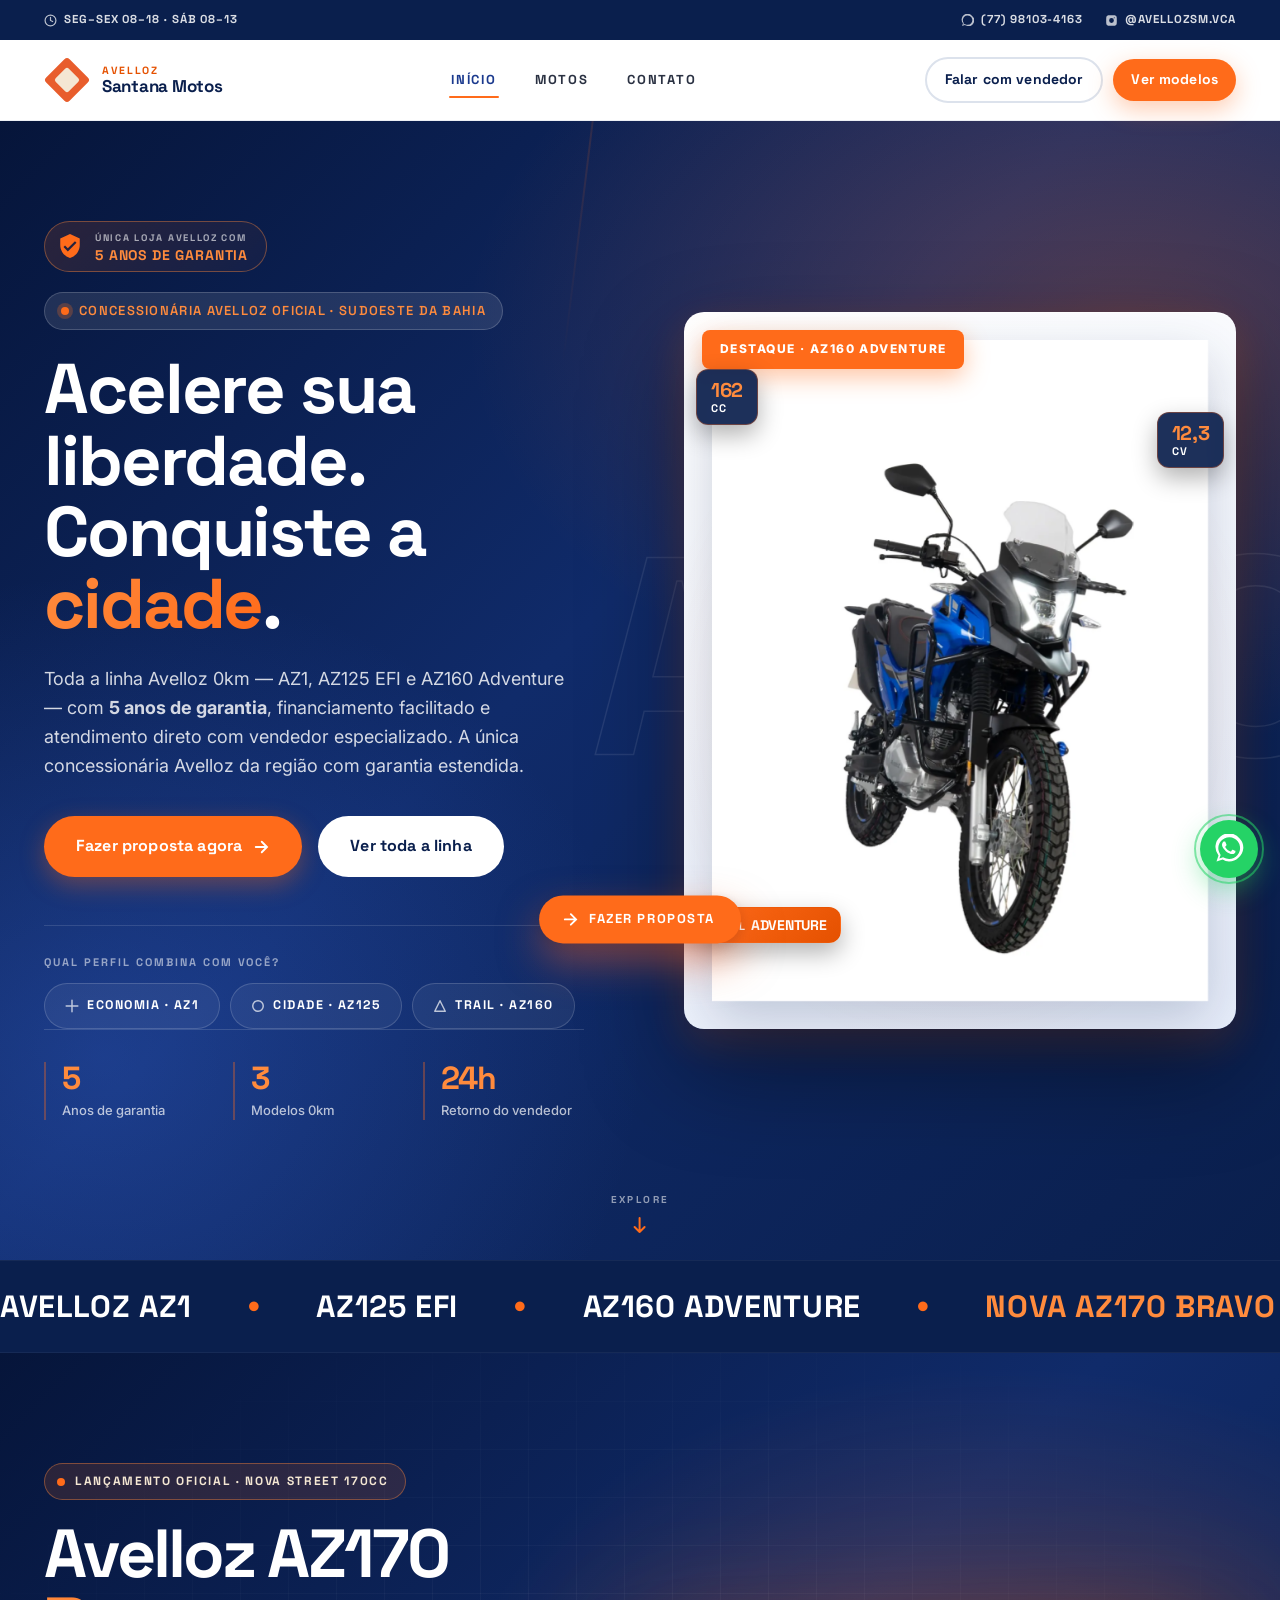
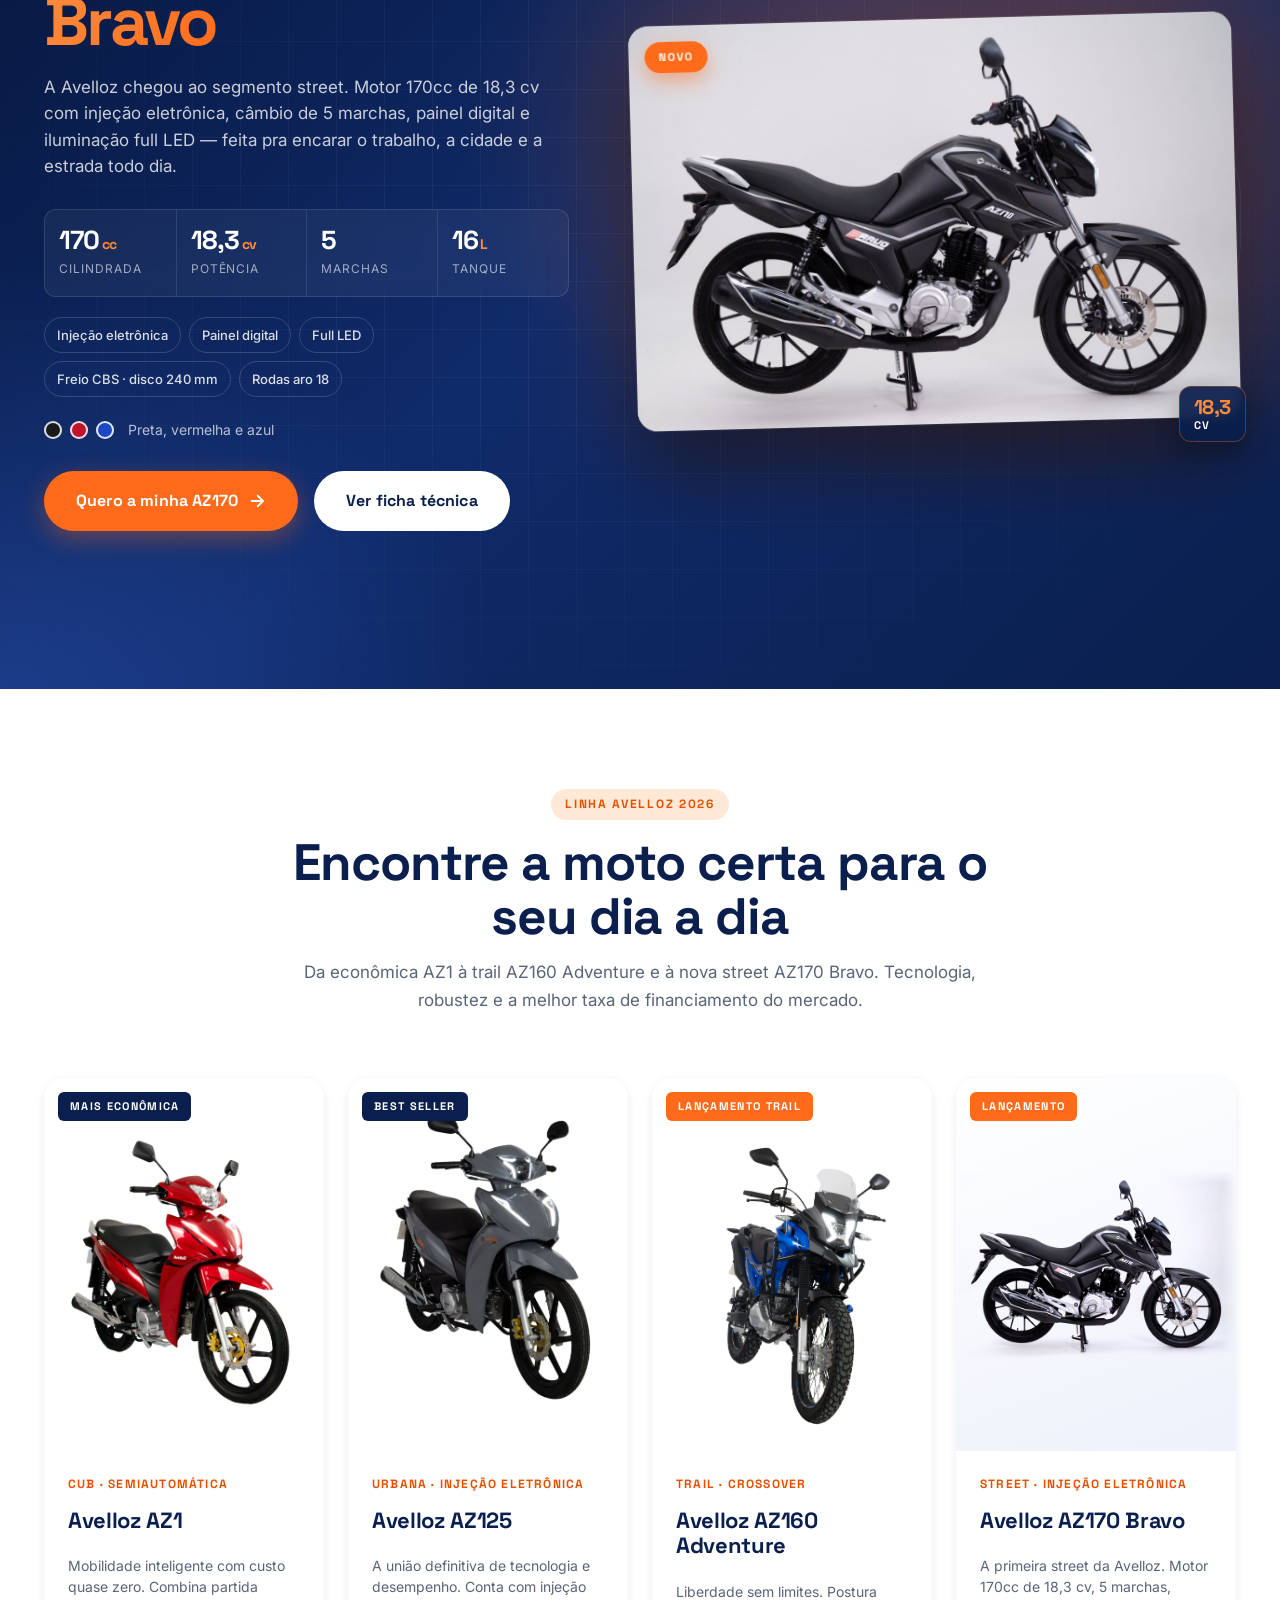
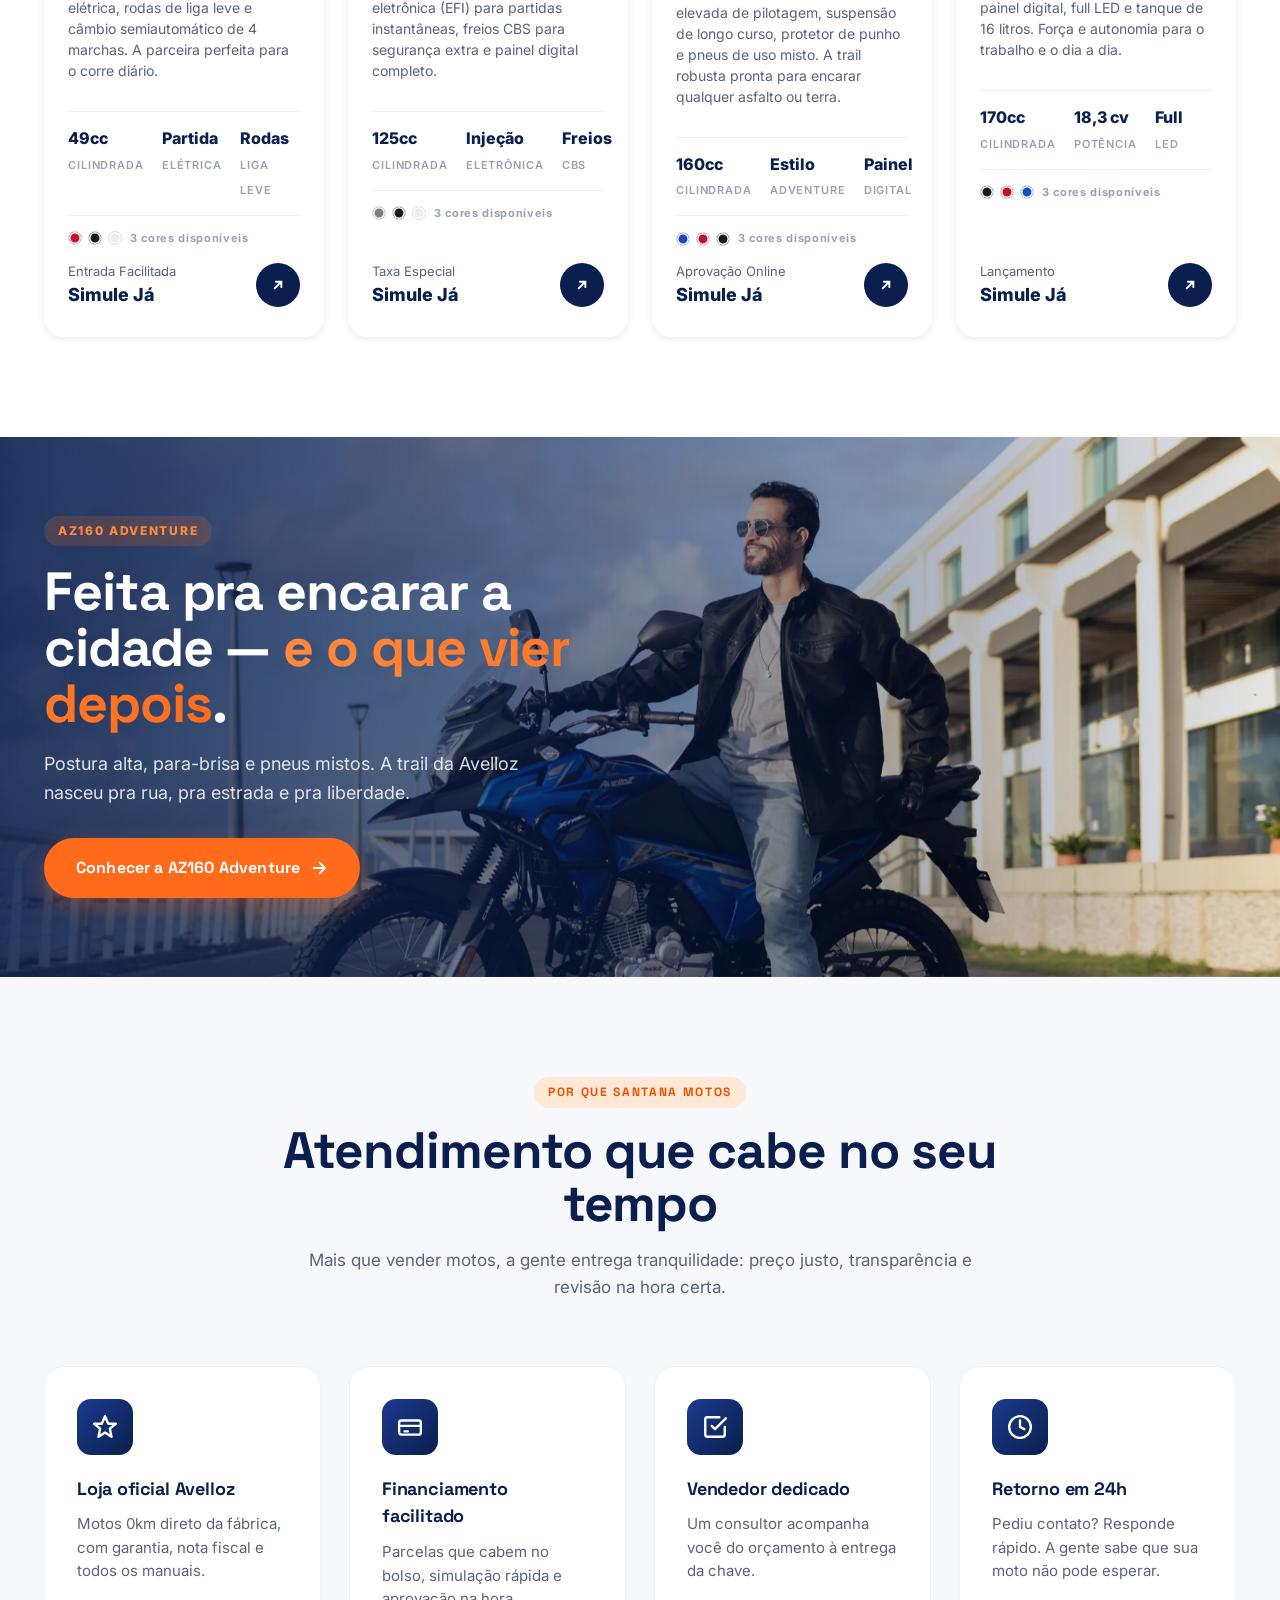
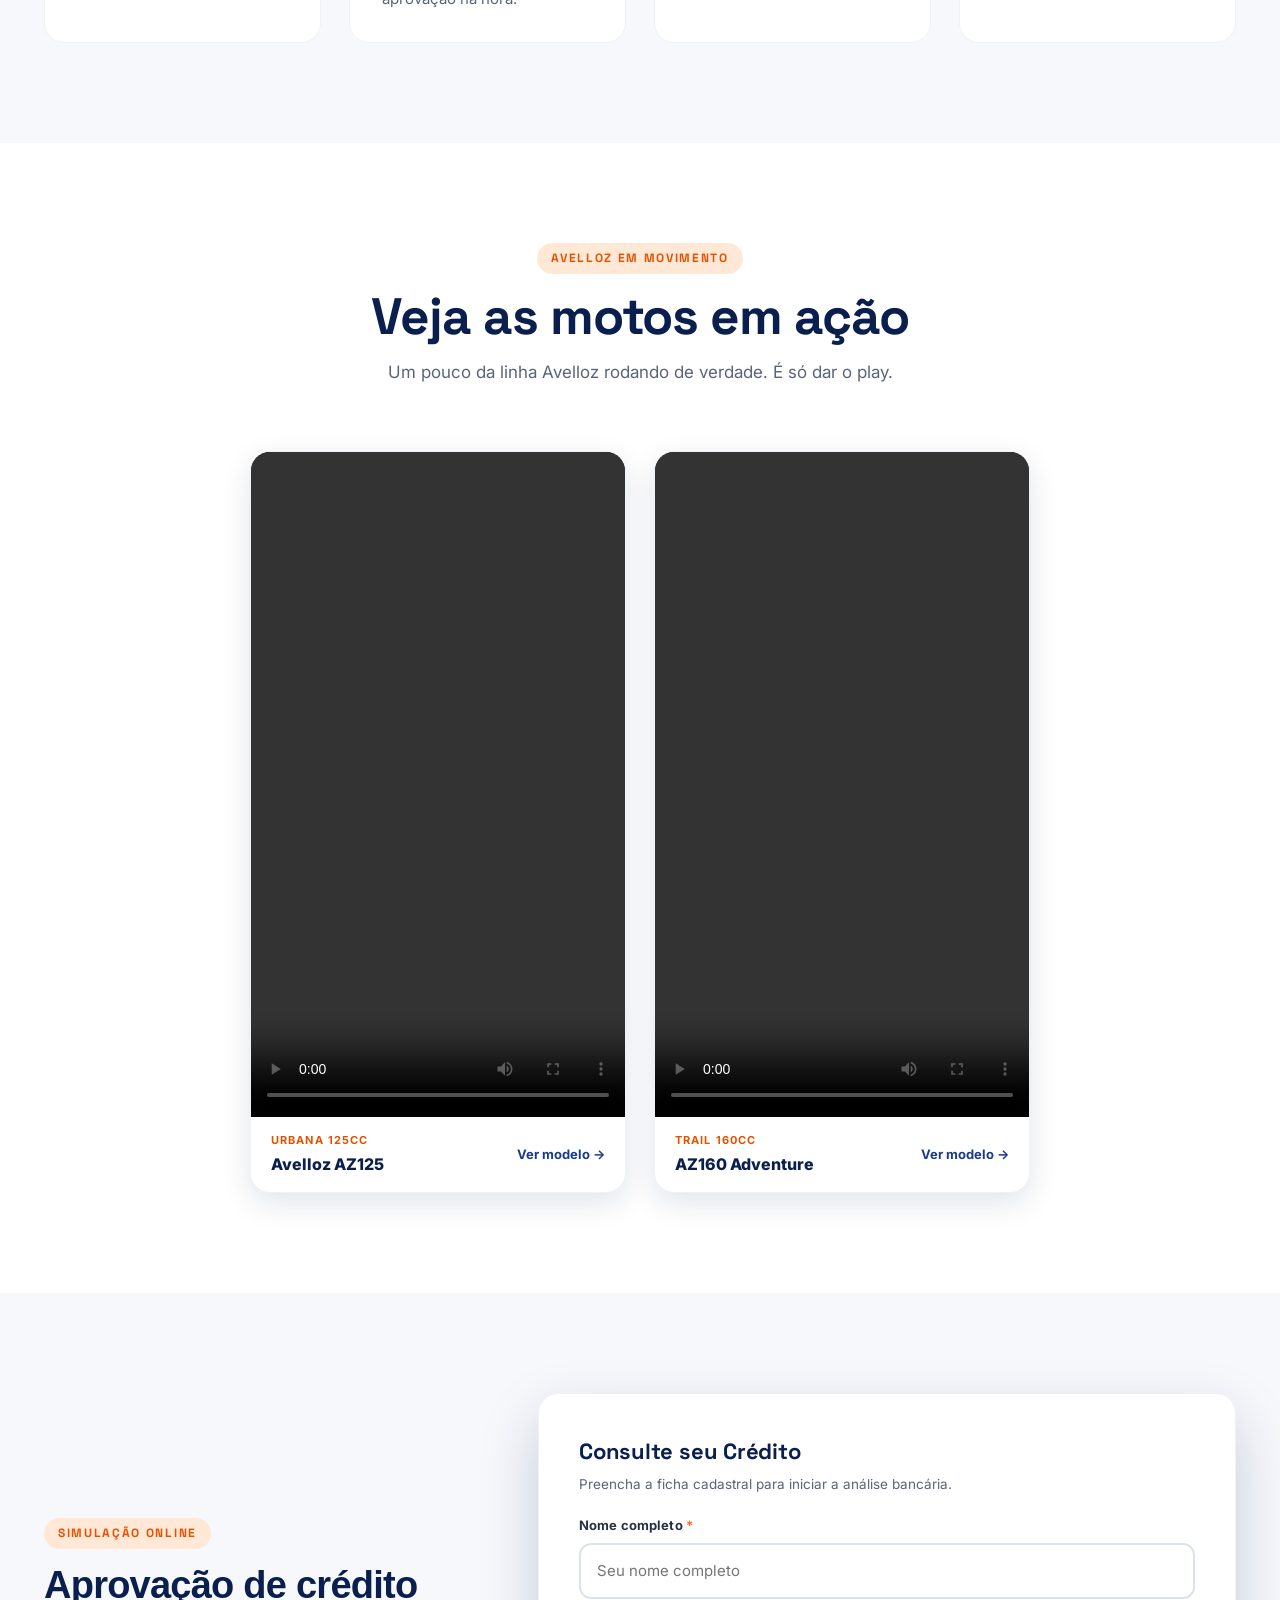
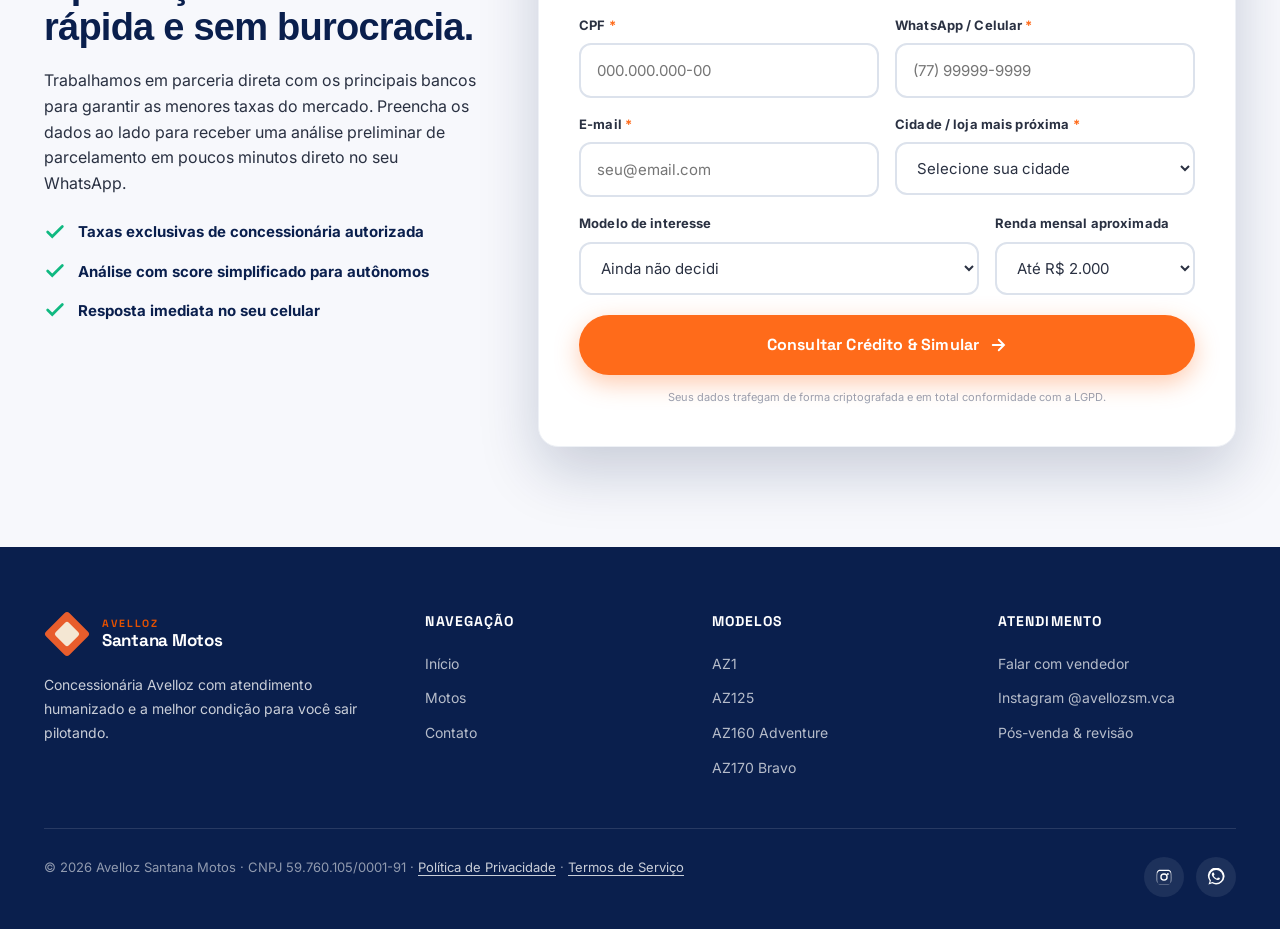
<file: index.html>
<!DOCTYPE html>
<html lang="pt-BR">
<head>
  <meta charset="UTF-8" />
  <meta name="viewport" content="width=device-width, initial-scale=1.0" />
  <title>Avelloz Santana Motos · Concessionária Oficial com 5 Anos de Garantia — Bahia</title>
  <meta name="description" content="Única concessionária Avelloz no Sudoeste da Bahia com 5 anos de garantia. Motos AZ1, AZ125 EFI, AZ160 Adventure e o lançamento AZ170 Bravo 0km. Financiamento facilitado, atendimento direto com vendedor especializado." />
  <meta name="keywords" content="Avelloz, concessionária Avelloz, Avelloz Bahia, motos Avelloz Bahia, Santana Motos, AZ1, AZ125, AZ160 Adventure, moto 0km Bahia, financiamento moto Bahia, moto trail Bahia, concessionária de moto Sudoeste da Bahia, moto cub 49cc, moto urbana 125 EFI, AZ170 Bravo, Avelloz AZ170, moto street 170cc" />
  <meta name="robots" content="index,follow,max-image-preview:large,max-snippet:-1,max-video-preview:-1" />
  <meta name="author" content="Avelloz Santana Motos" />
  <meta name="theme-color" content="#0A1F4D" />
  <meta name="geo.region" content="BR-BA" />
  <meta name="geo.placename" content="Bahia, Brasil" />
  <link rel="canonical" href="https://www.avellozsantanamotos.com.br/" />
  <link rel="icon" type="image/svg+xml" href="img/favicon.svg" />
  <link rel="apple-touch-icon" href="img/favicon.svg" />

  <!-- Open Graph -->
  <meta property="og:type" content="website" />
  <meta property="og:site_name" content="Avelloz Santana Motos" />
  <meta property="og:locale" content="pt_BR" />
  <meta property="og:title" content="Avelloz Santana Motos · 5 anos de garantia — Concessionária Oficial na Bahia" />
  <meta property="og:description" content="Única concessionária Avelloz da região com 5 anos de garantia. AZ1, AZ125 EFI e AZ160 Adventure 0km, financiamento facilitado." />
  <meta property="og:url" content="https://www.avellozsantanamotos.com.br/" />
  <meta property="og:image" content="https://www.avellozsantanamotos.com.br/img/banner-az160.jpg" />
  <meta property="og:image:alt" content="Piloto sobre a Avelloz AZ160 Adventure azul num calçadão ao pôr do sol" />

  <!-- Twitter -->
  <meta name="twitter:card" content="summary_large_image" />
  <meta name="twitter:title" content="Avelloz Santana Motos · 5 anos de garantia" />
  <meta name="twitter:description" content="Única concessionária Avelloz da região com 5 anos de garantia. AZ1, AZ125 EFI e AZ160 Adventure." />
  <meta name="twitter:image" content="https://www.avellozsantanamotos.com.br/img/banner-az160.jpg" />

  <!-- Preload crítico -->
  <link rel="preload" as="image" href="img/motos/az160-azul.webp" fetchpriority="high" />
  <link rel="preconnect" href="https://fonts.googleapis.com">
  <link rel="preconnect" href="https://fonts.gstatic.com" crossorigin>
  <link href="https://fonts.googleapis.com/css2?family=Inter:wght@400;500;600;700;800&family=Space+Grotesk:wght@500;600;700&display=swap" rel="stylesheet">
  <link rel="stylesheet" href="styles.css" />
  <script src="script.js" defer></script>

  <!-- JSON-LD: MotorcycleDealer + WebSite + BreadcrumbList -->
  <script type="application/ld+json">
  {
    "@context": "https://schema.org",
    "@graph": [
      {
        "@type": "MotorcycleDealer",
        "@id": "https://www.avellozsantanamotos.com.br/#dealer",
        "name": "Avelloz Santana Motos",
        "alternateName": ["Santana Motos", "Avelloz - Santana Motos"],
        "description": "Única concessionária Avelloz no Sudoeste da Bahia com 5 anos de garantia. Motos AZ1, AZ125 EFI, AZ160 Adventure e o lançamento AZ170 Bravo 0km. Financiamento facilitado e atendimento com vendedor especializado.",
        "url": "https://www.avellozsantanamotos.com.br/",
        "telephone": "+55-77-98103-4163",
        "email": "avellozsm.vca@gmail.com",
        "image": "https://www.avellozsantanamotos.com.br/img/banner-az160.jpg",
        "logo": "https://www.avellozsantanamotos.com.br/img/logo-mark.svg",
        "priceRange": "$$",
        "currenciesAccepted": "BRL",
        "paymentAccepted": ["Cash", "Credit Card", "Debit Card", "Financing"],
        "areaServed": [
          { "@type": "State", "name": "Bahia" },
          { "@type": "AdministrativeArea", "name": "Sudoeste da Bahia" }
        ],
        "address": { "@type": "PostalAddress", "addressCountry": "BR", "addressRegion": "BA" },
        "sameAs": ["https://www.instagram.com/avellozsm.vca"],
        "openingHoursSpecification": [
          { "@type": "OpeningHoursSpecification", "dayOfWeek": ["Monday","Tuesday","Wednesday","Thursday","Friday"], "opens": "08:00", "closes": "18:00" },
          { "@type": "OpeningHoursSpecification", "dayOfWeek": "Saturday", "opens": "08:00", "closes": "13:00" }
        ],
        "makesOffer": [
          { "@type": "Offer", "warranty": { "@type": "WarrantyPromise", "durationOfWarranty": { "@type": "QuantitativeValue", "value": 5, "unitCode": "ANN" } }, "itemOffered": { "@type": "Motorcycle", "name": "Avelloz AZ1", "brand": {"@type":"Brand","name":"Avelloz"}, "vehicleEngine": {"@type":"EngineSpecification","engineDisplacement":"49 cc"} } },
          { "@type": "Offer", "warranty": { "@type": "WarrantyPromise", "durationOfWarranty": { "@type": "QuantitativeValue", "value": 5, "unitCode": "ANN" } }, "itemOffered": { "@type": "Motorcycle", "name": "Avelloz AZ125", "brand": {"@type":"Brand","name":"Avelloz"}, "vehicleEngine": {"@type":"EngineSpecification","engineDisplacement":"123.67 cc"} } },
          { "@type": "Offer", "warranty": { "@type": "WarrantyPromise", "durationOfWarranty": { "@type": "QuantitativeValue", "value": 5, "unitCode": "ANN" } }, "itemOffered": { "@type": "Motorcycle", "name": "Avelloz AZ160 Adventure", "brand": {"@type":"Brand","name":"Avelloz"}, "vehicleEngine": {"@type":"EngineSpecification","engineDisplacement":"161.9 cc"} } },
          { "@type": "Offer", "itemOffered": { "@type": "Motorcycle", "name": "Avelloz AZ170 Bravo", "brand": {"@type":"Brand","name":"Avelloz"}, "vehicleEngine": {"@type":"EngineSpecification","engineDisplacement":"170 cc"} } }
        ]
      },
      {
        "@type": "WebSite",
        "@id": "https://www.avellozsantanamotos.com.br/#website",
        "url": "https://www.avellozsantanamotos.com.br/",
        "name": "Avelloz Santana Motos",
        "publisher": { "@id": "https://www.avellozsantanamotos.com.br/#dealer" },
        "inLanguage": "pt-BR"
      }
    ]
  }
  </script>

  <!-- Meta Pixel Code -->
  <script>
  !function(f,b,e,v,n,t,s)
  {if(f.fbq)return;n=f.fbq=function(){n.callMethod?
  n.callMethod.apply(n,arguments):n.queue.push(arguments)};
  if(!f._fbq)f._fbq=n;n.push=n;n.loaded=!0;n.version='2.0';
  n.queue=[];t=b.createElement(e);t.async=!0;
  t.src=v;s=b.getElementsByTagName(e)[0];
  s.parentNode.insertBefore(t,s)}(window, document,'script',
  'https://connect.facebook.net/en_US/fbevents.js');
  fbq('init', '1850502926298813');
  fbq('track', 'PageView');
  </script>
  <noscript><img height="1" width="1" style="display:none"
  src="https://www.facebook.com/tr?id=1850502926298813&ev=PageView&noscript=1"
  /></noscript>
  <!-- End Meta Pixel Code -->
</head>
<body>

  <!-- Preloader -->
  <div class="preloader" aria-hidden="true">
    <svg viewBox="0 0 100 100" role="img" aria-label="Avelloz">
      <g transform="rotate(45 50 50)">
        <rect x="14" y="14" width="72" height="72" rx="8" ry="8" fill="#E85D2C"/>
        <rect x="30" y="30" width="40" height="40" rx="5" ry="5" fill="#F4E7D3"/>
      </g>
    </svg>
  </div>

  <!-- ============== Header ============== -->
  <header class="site-header">
    <div class="topbar">
      <div class="container">
        <div class="topbar-left">
          <span class="topbar-item">
            <svg width="13" height="13" viewBox="0 0 24 24" fill="none" stroke="currentColor" stroke-width="2.2" stroke-linecap="round"><circle cx="12" cy="12" r="10"/><path d="M12 6v6l4 2"/></svg>
            Seg–Sex 08–18 · Sáb 08–13
          </span>
        </div>
        <div class="topbar-right">
          <a href="https://wa.me/5577981034163" target="_blank" rel="noopener" class="topbar-item">
            <svg width="13" height="13" viewBox="0 0 24 24" fill="currentColor"><path d="M20.5 3.5A10.5 10.5 0 0 0 3.6 17.2L2 22l4.9-1.6A10.4 10.4 0 0 0 12 22a10.5 10.5 0 0 0 8.5-18.5zM12 20a8.7 8.7 0 0 1-4.4-1.2l-.3-.2-3 1 1-2.9-.2-.3a8.7 8.7 0 1 1 6.9 3.6z"/></svg>
            (77) 98103-4163
          </a>
          <a href="https://www.instagram.com/avellozsm.vca" target="_blank" rel="noopener" class="topbar-item">
            <svg width="13" height="13" viewBox="0 0 24 24" fill="currentColor"><path d="M12 2.2c3.2 0 3.6 0 4.8.1 1.2 0 1.8.2 2.2.4.6.2 1 .5 1.4.9.4.4.7.8.9 1.4.2.4.3 1 .4 2.2.1 1.2.1 1.6.1 4.8s0 3.6-.1 4.8c0 1.2-.2 1.8-.4 2.2-.2.6-.5 1-.9 1.4-.4.4-.8.7-1.4.9-.4.2-1 .3-2.2.4-1.2.1-1.6.1-4.8.1s-3.6 0-4.8-.1c-1.2 0-1.8-.2-2.2-.4-.6-.2-1-.5-1.4-.9-.4-.4-.7-.8-.9-1.4-.2-.4-.3-1-.4-2.2C2.2 15.6 2.2 15.2 2.2 12s0-3.6.1-4.8c0-1.2.2-1.8.4-2.2.2-.6.5-1 .9-1.4.4-.4.8-.7 1.4-.9.4-.2 1-.3 2.2-.4C8.4 2.2 8.8 2.2 12 2.2zm0 5.4a4.4 4.4 0 1 0 0 8.8 4.4 4.4 0 0 0 0-8.8zm5.1-1.6a1 1 0 1 0 0 2 1 1 0 0 0 0-2z"/></svg>
            @avellozsm.vca
          </a>
        </div>
      </div>
    </div>
    <div class="container nav">
      <a href="index.html" class="brand">
        <div class="brand-mark"><img src="img/logo-mark.svg" alt="Avelloz" /></div>
        <div class="brand-name">
          <small>Avelloz</small>
          Santana Motos
        </div>
      </a>

      <nav class="nav-links" id="primary-nav">
        <a href="index.html" class="active">Início</a>
        <a href="motos.html">Motos</a>
        <a href="contato.html">Contato</a>
      </nav>

      <div class="nav-cta">
        <a href="contato.html" class="btn btn-ghost btn-sm">Falar com vendedor</a>
        <a href="motos.html" class="btn btn-primary btn-sm">Ver modelos</a>
        <button class="menu-toggle" aria-label="Abrir menu"><span></span></button>
      </div>
    </div>
  </header>

  <!-- ============== Hero ============== -->
  <section class="hero">
    <div class="container hero-grid">
      <div>
        <div class="trust-badge" role="note" aria-label="5 anos de garantia">
          <svg class="badge-icon" viewBox="0 0 24 24" fill="currentColor" aria-hidden="true">
            <path d="M12 1L3 5v6c0 5.55 3.84 10.74 9 12 5.16-1.26 9-6.45 9-12V5l-9-4zm-2 16l-4-4 1.41-1.41L10 14.17l6.59-6.59L18 9l-8 8z"/>
          </svg>
          <div>
            <small>Única loja Avelloz com</small>
            <strong>5 anos de garantia</strong>
          </div>
        </div>
        <span class="hero-eyebrow">Concessionária Avelloz Oficial · Sudoeste da Bahia</span>
        <h1>Acelere sua liberdade. Conquiste a <span class="accent">cidade</span>.</h1>
        <p class="lead">
          Toda a linha Avelloz 0km — AZ1, AZ125 EFI e AZ160 Adventure — com <strong>5 anos de garantia</strong>, financiamento facilitado e atendimento direto com vendedor especializado. A única concessionária Avelloz da região com garantia estendida.
        </p>

        <div class="hero-actions">
          <a href="contato.html" class="btn btn-primary btn-lg">
            Fazer proposta agora
            <svg width="18" height="18" viewBox="0 0 24 24" fill="none" stroke="currentColor" stroke-width="2.5" stroke-linecap="round"><path d="M5 12h14M13 5l7 7-7 7"/></svg>
          </a>
          <a href="motos.html" class="btn btn-white btn-lg">Ver toda a linha</a>
        </div>

        <div class="hero-quiz" aria-label="Encontre a moto ideal">
          <span class="hero-quiz-label">Qual perfil combina com você?</span>
          <div class="hero-quiz-options">
            <button type="button" class="hero-quiz-btn" data-modelo="az1" aria-label="Ver a Avelloz AZ1, ideal para economia">
              <svg width="14" height="14" viewBox="0 0 24 24" fill="none" stroke="currentColor" stroke-width="2.5" stroke-linecap="round"><path d="M12 2v20M2 12h20"/></svg>
              Economia · AZ1
            </button>
            <button type="button" class="hero-quiz-btn" data-modelo="az125" aria-label="Ver a Avelloz AZ125 EFI, ideal para cidade">
              <svg width="14" height="14" viewBox="0 0 24 24" fill="none" stroke="currentColor" stroke-width="2.5"><circle cx="12" cy="12" r="9"/></svg>
              Cidade · AZ125
            </button>
            <button type="button" class="hero-quiz-btn" data-modelo="az160" aria-label="Ver a Avelloz AZ160 Adventure, ideal para trail e estrada">
              <svg width="14" height="14" viewBox="0 0 24 24" fill="none" stroke="currentColor" stroke-width="2.5" stroke-linejoin="round"><path d="M12 3l9 18H3z"/></svg>
              Trail · AZ160
            </button>
          </div>
        </div>

        <div class="hero-stats">
          <div class="stat"><strong>5</strong><span>Anos de garantia</span></div>
          <div class="stat"><strong>3</strong><span>Modelos 0km</span></div>
          <div class="stat"><strong>24h</strong><span>Retorno do vendedor</span></div>
        </div>
      </div>

      <div class="hero-visual">
        <span class="hero-backdrop" aria-hidden="true">AZ160</span>
        <div class="showcase">
          <span class="badge">Destaque · AZ160 Adventure</span>
          <img src="img/motos/az160-azul.webp" alt="Avelloz AZ160 Adventure 0km azul — trail 160cc com para-brisa, protetor de motor e pneus mistos, disponível na concessionária Avelloz Santana Motos na Bahia" class="moto-img" fetchpriority="high" />
          <span class="floating-chip chip-tl"><strong>162</strong>cc</span>
          <span class="floating-chip chip-tr"><strong>12,3</strong>cv</span>
          <span class="floating-chip chip-br">TRAIL <strong>ADVENTURE</strong></span>
        </div>
      </div>
    </div>

    <a href="#modelos" class="scroll-indicator" aria-label="Rolar para os modelos">
      <span>Explore</span>
      <svg width="14" height="18" viewBox="0 0 14 18" fill="none" stroke="currentColor" stroke-width="2" stroke-linecap="round" stroke-linejoin="round"><path d="M7 2v14M2 11l5 5 5-5"/></svg>
    </a>
  </section>

  <!-- ============== Marquee strip ============== -->
  <section class="marquee" aria-hidden="true">
    <div class="marquee-track">
      <div class="marquee-row">
        <span>Avelloz AZ1</span><span class="sep">●</span>
        <span>AZ125 EFI</span><span class="sep">●</span>
        <span>AZ160 Adventure</span><span class="sep">●</span>
        <span style="color:var(--orange-400)">Nova AZ170 Bravo</span><span class="sep">●</span>
        <span>0KM com garantia</span><span class="sep">●</span>
        <span>Financiamento facilitado</span><span class="sep">●</span>
        <span>Test ride disponível</span><span class="sep">●</span>
        <span style="color:var(--orange-400)">5 anos de garantia</span><span class="sep">●</span>
      </div>
      <div class="marquee-row">
        <span>Avelloz AZ1</span><span class="sep">●</span>
        <span>AZ125 EFI</span><span class="sep">●</span>
        <span>AZ160 Adventure</span><span class="sep">●</span>
        <span style="color:var(--orange-400)">Nova AZ170 Bravo</span><span class="sep">●</span>
        <span>0KM com garantia</span><span class="sep">●</span>
        <span>Financiamento facilitado</span><span class="sep">●</span>
        <span>Test ride disponível</span><span class="sep">●</span>
        <span style="color:var(--orange-400)">5 anos de garantia</span><span class="sep">●</span>
      </div>
    </div>
  </section>

  <!-- ============== Lançamento AZ170 Bravo ============== -->
  <section class="launch" id="lancamento">
    <div class="container launch-grid">
      <div class="launch-copy">
        <span class="launch-eyebrow"><i></i>Lançamento oficial · Nova street 170cc</span>
        <h2>Avelloz AZ170 <span class="accent">Bravo</span></h2>
        <p class="launch-lead">
          A Avelloz chegou ao segmento street. Motor 170cc de 18,3 cv com injeção eletrônica, câmbio de 5 marchas, painel digital e iluminação full LED — feita pra encarar o trabalho, a cidade e a estrada todo dia.
        </p>

        <div class="launch-specs">
          <div><strong>170<small>cc</small></strong><span>Cilindrada</span></div>
          <div><strong>18,3<small>cv</small></strong><span>Potência</span></div>
          <div><strong>5</strong><span>Marchas</span></div>
          <div><strong>16<small>L</small></strong><span>Tanque</span></div>
        </div>

        <ul class="launch-features">
          <li>Injeção eletrônica</li>
          <li>Painel digital</li>
          <li>Full LED</li>
          <li>Freio CBS · disco 240 mm</li>
          <li>Rodas aro 18</li>
        </ul>

        <div class="launch-colors">
          <i style="--c:#1A1A1A"></i><i style="--c:#C0142B"></i><i style="--c:#1B49C4"></i>
          <span>Preta, vermelha e azul</span>
        </div>

        <div class="hero-actions">
          <a href="contato.html?modelo=AZ170+Bravo" class="btn btn-primary btn-lg">
            Quero a minha AZ170
            <svg width="18" height="18" viewBox="0 0 24 24" fill="none" stroke="currentColor" stroke-width="2.5" stroke-linecap="round"><path d="M5 12h14M13 5l7 7-7 7"/></svg>
          </a>
          <a href="motos.html#az170" class="btn btn-white btn-lg">Ver ficha técnica</a>
        </div>
      </div>

      <div class="launch-visual">
        <span class="launch-backdrop" aria-hidden="true">AZ170</span>
        <div class="launch-photo">
          <span class="launch-badge">Novo</span>
          <img src="img/motos/az170-bravo-preta.jpg" alt="Avelloz AZ170 Bravo preta — street 170cc com injeção eletrônica, painel digital e farol full LED, lançamento na Avelloz Santana Motos" loading="lazy" width="1340" height="900" />
        </div>
        <span class="floating-chip launch-chip"><strong>18,3</strong>cv</span>
      </div>
    </div>
  </section>

  <!-- ============== Modelos em destaque ============== -->
  <section class="section" id="modelos">
    <div class="container">
      <div class="section-header">
        <span class="section-eyebrow">Linha Avelloz 2026</span>
        <h2>Encontre a moto certa para o seu dia a dia</h2>
        <p>Da econômica AZ1 à trail AZ160 Adventure e à nova street AZ170 Bravo. Tecnologia, robustez e a melhor taxa de financiamento do mercado.</p>
      </div>

      <div class="moto-grid">

        <article class="moto-card">
          <div class="visual">
            <span class="tag">Mais Econômica</span>
            <img src="img/motos/az1-vermelha.webp" alt="Avelloz AZ1 vermelha" loading="lazy" />
          </div>
          <div class="body">
            <span class="category">Cub · Semiautomática</span>
            <h3>Avelloz AZ1</h3>
            <p class="card-desc" style="color: var(--gray-600); font-size: 14px; line-height: 1.5; margin: 8px 0 16px;">
              Mobilidade inteligente com custo quase zero. Combina partida elétrica, rodas de liga leve e câmbio semiautomático de 4 marchas. A parceira perfeita para o corre diário.
            </p>
            <div class="specs-mini">
              <div><strong>49cc</strong><span>Cilindrada</span></div>
              <div><strong>Partida</strong><span>Elétrica</span></div>
              <div><strong>Rodas</strong><span>Liga Leve</span></div>
            </div>
            <div class="color-dots">
              <i style="--c:#C0142B"></i><i style="--c:#1A1A1A"></i><i style="--c:#ECECEC"></i>
              <small>3 cores disponíveis</small>
            </div>
            <div class="card-cta">
              <div class="price">Entrada Facilitada<strong>Simule Já</strong></div>
              <a href="contato.html?modelo=AZ1&tab=simulation" class="arrow" aria-label="Simular financiamento da AZ1">
                <svg width="16" height="16" viewBox="0 0 24 24" fill="none" stroke="currentColor" stroke-width="3" stroke-linecap="round"><path d="M7 17L17 7M9 7h8v8"/></svg>
              </a>
            </div>
          </div>
        </article>

        <article class="moto-card">
          <div class="visual">
            <span class="tag">Best Seller</span>
            <img src="img/motos/az125-cinza.webp" alt="Avelloz AZ125 cinza" loading="lazy" />
          </div>
          <div class="body">
            <span class="category">Urbana · Injeção Eletrônica</span>
            <h3>Avelloz AZ125</h3>
            <p class="card-desc" style="color: var(--gray-600); font-size: 14px; line-height: 1.5; margin: 8px 0 16px;">
              A união definitiva de tecnologia e desempenho. Conta com injeção eletrônica (EFI) para partidas instantâneas, freios CBS para segurança extra e painel digital completo.
            </p>
            <div class="specs-mini">
              <div><strong>125cc</strong><span>Cilindrada</span></div>
              <div><strong>Injeção</strong><span>Eletrônica</span></div>
              <div><strong>Freios</strong><span>CBS</span></div>
            </div>
            <div class="color-dots">
              <i style="--c:#7A7E85"></i><i style="--c:#1A1A1A"></i><i style="--c:#ECECEC"></i>
              <small>3 cores disponíveis</small>
            </div>
            <div class="card-cta">
              <div class="price">Taxa Especial<strong>Simule Já</strong></div>
              <a href="contato.html?modelo=AZ125&tab=simulation" class="arrow" aria-label="Simular financiamento da AZ125">
                <svg width="16" height="16" viewBox="0 0 24 24" fill="none" stroke="currentColor" stroke-width="3" stroke-linecap="round"><path d="M7 17L17 7M9 7h8v8"/></svg>
              </a>
            </div>
          </div>
        </article>

        <article class="moto-card">
          <div class="visual">
            <span class="tag new">Lançamento Trail</span>
            <img src="img/motos/az160-azul.webp" alt="Avelloz AZ160 Adventure azul" loading="lazy" />
          </div>
          <div class="body">
            <span class="category">Trail · Crossover</span>
            <h3>Avelloz AZ160 Adventure</h3>
            <p class="card-desc" style="color: var(--gray-600); font-size: 14px; line-height: 1.5; margin: 8px 0 16px;">
              Liberdade sem limites. Postura elevada de pilotagem, suspensão de longo curso, protetor de punho e pneus de uso misto. A trail robusta pronta para encarar qualquer asfalto ou terra.
            </p>
            <div class="specs-mini">
              <div><strong>160cc</strong><span>Cilindrada</span></div>
              <div><strong>Estilo</strong><span>Adventure</span></div>
              <div><strong>Painel</strong><span>Digital</span></div>
            </div>
            <div class="color-dots">
              <i style="--c:#1B49C4"></i><i style="--c:#C0142B"></i><i style="--c:#1A1A1A"></i>
              <small>3 cores disponíveis</small>
            </div>
            <div class="card-cta">
              <div class="price">Aprovação Online<strong>Simule Já</strong></div>
              <a href="contato.html?modelo=AZ160+Adventure&tab=simulation" class="arrow" aria-label="Simular financiamento da AZ160 Adventure">
                <svg width="16" height="16" viewBox="0 0 24 24" fill="none" stroke="currentColor" stroke-width="3" stroke-linecap="round"><path d="M7 17L17 7M9 7h8v8"/></svg>
              </a>
            </div>
          </div>
        </article>

        <article class="moto-card">
          <div class="visual visual-studio">
            <span class="tag new">Lançamento</span>
            <img src="img/motos/az170-bravo-preta.jpg" alt="Avelloz AZ170 Bravo preta" loading="lazy" />
          </div>
          <div class="body">
            <span class="category">Street · Injeção Eletrônica</span>
            <h3>Avelloz AZ170 Bravo</h3>
            <p class="card-desc" style="color: var(--gray-600); font-size: 14px; line-height: 1.5; margin: 8px 0 16px;">
              A primeira street da Avelloz. Motor 170cc de 18,3 cv, 5 marchas, painel digital, full LED e tanque de 16 litros. Força e autonomia para o trabalho e o dia a dia.
            </p>
            <div class="specs-mini">
              <div><strong>170cc</strong><span>Cilindrada</span></div>
              <div><strong>18,3 cv</strong><span>Potência</span></div>
              <div><strong>Full</strong><span>LED</span></div>
            </div>
            <div class="color-dots">
              <i style="--c:#1A1A1A"></i><i style="--c:#C0142B"></i><i style="--c:#1B49C4"></i>
              <small>3 cores disponíveis</small>
            </div>
            <div class="card-cta">
              <div class="price">Lançamento<strong>Simule Já</strong></div>
              <a href="contato.html?modelo=AZ170+Bravo&tab=simulation" class="arrow" aria-label="Simular financiamento da AZ170 Bravo">
                <svg width="16" height="16" viewBox="0 0 24 24" fill="none" stroke="currentColor" stroke-width="3" stroke-linecap="round"><path d="M7 17L17 7M9 7h8v8"/></svg>
              </a>
            </div>
          </div>
        </article>

      </div>
    </div>
  </section>

  <!-- ============== Banner lifestyle ============== -->
  <section class="lifestyle-banner">
    <div class="container">
      <span class="eyebrow">AZ160 Adventure</span>
      <h2>Feita pra encarar a cidade — <span class="accent">e o que vier depois</span>.</h2>
      <p>Postura alta, para-brisa e pneus mistos. A trail da Avelloz nasceu pra rua, pra estrada e pra liberdade.</p>
      <a href="motos.html#az160" class="btn btn-primary btn-lg">
        Conhecer a AZ160 Adventure
        <svg width="18" height="18" viewBox="0 0 24 24" fill="none" stroke="currentColor" stroke-width="2.5" stroke-linecap="round"><path d="M5 12h14M13 5l7 7-7 7"/></svg>
      </a>
    </div>
  </section>

  <!-- ============== Diferenciais ============== -->
  <section class="section section-light">
    <div class="container">
      <div class="section-header">
        <span class="section-eyebrow">Por que Santana Motos</span>
        <h2>Atendimento que cabe no seu tempo</h2>
        <p>Mais que vender motos, a gente entrega tranquilidade: preço justo, transparência e revisão na hora certa.</p>
      </div>

      <div class="feature-grid">
        <div class="feature">
          <div class="icon">
            <svg width="26" height="26" viewBox="0 0 24 24" fill="none" stroke="currentColor" stroke-width="2.2" stroke-linecap="round" stroke-linejoin="round"><path d="M12 2l3 7h7l-5.5 4.5L18 21l-6-4-6 4 1.5-7.5L2 9h7z"/></svg>
          </div>
          <h3>Loja oficial Avelloz</h3>
          <p>Motos 0km direto da fábrica, com garantia, nota fiscal e todos os manuais.</p>
        </div>

        <div class="feature">
          <div class="icon">
            <svg width="26" height="26" viewBox="0 0 24 24" fill="none" stroke="currentColor" stroke-width="2.2" stroke-linecap="round" stroke-linejoin="round"><rect x="2" y="6" width="20" height="13" rx="2"/><path d="M2 11h20M7 16h3"/></svg>
          </div>
          <h3>Financiamento facilitado</h3>
          <p>Parcelas que cabem no bolso, simulação rápida e aprovação na hora.</p>
        </div>

        <div class="feature">
          <div class="icon">
            <svg width="26" height="26" viewBox="0 0 24 24" fill="none" stroke="currentColor" stroke-width="2.2" stroke-linecap="round" stroke-linejoin="round"><path d="M9 11l3 3L22 4"/><path d="M21 12v7a2 2 0 0 1-2 2H5a2 2 0 0 1-2-2V5a2 2 0 0 1 2-2h11"/></svg>
          </div>
          <h3>Vendedor dedicado</h3>
          <p>Um consultor acompanha você do orçamento à entrega da chave.</p>
        </div>

        <div class="feature">
          <div class="icon">
            <svg width="26" height="26" viewBox="0 0 24 24" fill="none" stroke="currentColor" stroke-width="2.2" stroke-linecap="round" stroke-linejoin="round"><circle cx="12" cy="12" r="10"/><path d="M12 6v6l4 2"/></svg>
          </div>
          <h3>Retorno em 24h</h3>
          <p>Pediu contato? Responde rápido. A gente sabe que sua moto não pode esperar.</p>
        </div>
      </div>
    </div>
  </section>

  <!-- ============== Avelloz em movimento (reels) ============== -->
  <section class="section">
    <div class="container">
      <div class="section-header">
        <span class="section-eyebrow">Avelloz em movimento</span>
        <h2>Veja as motos em ação</h2>
        <p>Um pouco da linha Avelloz rodando de verdade. É só dar o play.</p>
      </div>
      <div class="reels-grid">
        <div class="reel-card">
          <video src="videos/az125.mp4#t=0.1" controls preload="metadata" playsinline></video>
          <div class="reel-info">
            <div class="reel-meta"><small>Urbana 125cc</small><strong>Avelloz AZ125</strong></div>
            <a href="motos.html#az125">Ver modelo →</a>
          </div>
        </div>
        <div class="reel-card">
          <video src="videos/az160.mp4#t=0.1" controls preload="metadata" playsinline></video>
          <div class="reel-info">
            <div class="reel-meta"><small>Trail 160cc</small><strong>AZ160 Adventure</strong></div>
            <a href="motos.html#az160">Ver modelo →</a>
          </div>
        </div>
      </div>
    </div>
  </section>

  <!-- ============== Simulador de Crédito Express (Lead Capture) ============== -->
  <section class="section section-light" id="simulador-section">
    <div class="container">
      <div class="credit-split">
        
        <div class="credit-copy">
          <span class="section-eyebrow">Simulação Online</span>
          <h2 style="font-size: 38px; font-weight: 900; line-height: 1.1; color: var(--blue-900); margin-bottom: 20px;">
            Aprovação de crédito rápida e sem burocracia.
          </h2>
          <p style="color: var(--gray-700); font-size: 16px; line-height: 1.6; margin-bottom: 24px;">
            Trabalhamos em parceria direta com os principais bancos para garantir as menores taxas do mercado. 
            Preencha os dados ao lado para receber uma análise preliminar de parcelamento em poucos minutos direto no seu WhatsApp.
          </p>
          
          <ul class="benefit-list" style="list-style: none; padding: 0; margin: 0; display: flex; flex-direction: column; gap: 16px;">
            <li style="display: flex; align-items: center; gap: 12px; font-size: 15px; font-weight: 700; color: var(--blue-900);">
              <svg width="22" height="22" viewBox="0 0 24 24" fill="none" stroke="#10B981" stroke-width="3" stroke-linecap="round"><path d="M20 6L9 17l-5-5"/></svg>
              Taxas exclusivas de concessionária autorizada
            </li>
            <li style="display: flex; align-items: center; gap: 12px; font-size: 15px; font-weight: 700; color: var(--blue-900);">
              <svg width="22" height="22" viewBox="0 0 24 24" fill="none" stroke="#10B981" stroke-width="3" stroke-linecap="round"><path d="M20 6L9 17l-5-5"/></svg>
              Análise com score simplificado para autônomos
            </li>
            <li style="display: flex; align-items: center; gap: 12px; font-size: 15px; font-weight: 700; color: var(--blue-900);">
              <svg width="22" height="22" viewBox="0 0 24 24" fill="none" stroke="#10B981" stroke-width="3" stroke-linecap="round"><path d="M20 6L9 17l-5-5"/></svg>
              Resposta imediata no seu celular
            </li>
          </ul>
        </div>

        <div>
          <div class="form-card" id="lead-form-card" style="box-shadow: var(--shadow-lg);">
            <h3 style="font-size: 22px; font-weight: 800; color: var(--blue-900); margin-bottom: 6px; letter-spacing: -0.01em;">Consulte seu Crédito</h3>
            <p class="form-sub" style="margin-bottom: 20px; font-size: 13.5px; color: var(--gray-600);">Preencha a ficha cadastral para iniciar a análise bancária.</p>

            <div class="success-msg" id="form-success"></div>

            <form id="lead-form" autocomplete="on" novalidate>
              <input type="hidden" name="form_type" value="simulation" />
              <input type="text" name="company_website" tabindex="-1" autocomplete="off" style="position:absolute;left:-9999px" aria-hidden="true" /><!-- anti-spam (nortee), não remova -->

              <div class="form-row">
                <div class="field full">
                  <label for="nome">Nome completo <span class="req">*</span></label>
                  <input type="text" id="nome" name="nome" placeholder="Seu nome completo" required />
                </div>
              </div>

              <div class="form-row">
                <div class="field">
                  <label for="cpf">CPF <span class="req">*</span></label>
                  <input type="text" id="cpf" name="cpf" placeholder="000.000.000-00" inputmode="numeric" required />
                </div>
                <div class="field">
                  <label for="telefone">WhatsApp / Celular <span class="req">*</span></label>
                  <input type="tel" id="telefone" name="telefone" placeholder="(77) 99999-9999" inputmode="tel" required />
                </div>
              </div>

              <div class="form-row">
                <div class="field">
                  <label for="email_sim">E-mail <span class="req">*</span></label>
                  <input type="email" id="email_sim" name="email_sim" placeholder="seu@email.com" inputmode="email" required />
                </div>
                <div class="field">
                  <label for="cidade">Cidade / loja mais próxima <span class="req">*</span></label>
                  <select id="cidade" name="cidade" required>
                    <option value="">Selecione sua cidade</option>
                    <option value="Vitória da Conquista">Vitória da Conquista</option>
                    <option value="Ilhéus">Ilhéus</option>
                    <option value="Itabuna">Itabuna</option>
                    <option value="Jequié">Jequié</option>
                    <option value="Itapetinga">Itapetinga</option>
                  </select>
                </div>
              </div>

              <div class="form-row">
                <div class="field">
                  <label for="modelo">Modelo de interesse</label>
                  <select id="modelo" name="modelo">
                    <option value="">Ainda não decidi</option>
                    <option value="AZ1">Avelloz AZ1 (Cub 49cc)</option>
                    <option value="AZ125">Avelloz AZ125 (Urbana 125cc EFI)</option>
                    <option value="AZ160 Adventure">Avelloz AZ160 Adventure (Trail 160cc)</option>
                    <option value="AZ170 Bravo">Avelloz AZ170 Bravo (Street 170cc) · Lançamento</option>
                  </select>
                </div>
                <div class="field">
                  <label for="renda">Renda mensal aproximada</label>
                  <select id="renda" name="renda">
                    <option value="Até R$ 2.000">Até R$ 2.000</option>
                    <option value="R$ 2.000 a R$ 4.000">R$ 2.000 a R$ 4.000</option>
                    <option value="R$ 4.000 a R$ 7.000">R$ 4.000 a R$ 7.000</option>
                    <option value="Acima de R$ 7.000">Acima de R$ 7.000</option>
                  </select>
                </div>
              </div>

              <div class="form-actions" style="margin-top: 20px;">
                <button type="submit" class="btn btn-primary btn-lg">
                  <span class="btn-text">Consultar Crédito & Simular</span>
                  <svg width="18" height="18" viewBox="0 0 24 24" fill="none" stroke="currentColor" stroke-width="2.5" stroke-linecap="round"><path d="M5 12h14M13 5l7 7-7 7"/></svg>
                </button>
              </div>

              <p class="privacy" style="font-size: 11px; margin-top: 14px; color: var(--gray-400); text-align: center; line-height: 1.5;">
                Seus dados trafegam de forma criptografada e em total conformidade com a LGPD.
              </p>
            </form>
          </div>
        </div>

      </div>
    </div>
  </section>

  <!-- ============== Footer ============== -->
  <footer class="site-footer">
    <div class="container">
      <div class="footer-grid">
        <div>
          <a href="index.html" class="brand">
            <div class="brand-mark"><img src="img/logo-mark.svg" alt="Avelloz" /></div>
            <div class="brand-name">
              <small>Avelloz</small>
              Santana Motos
            </div>
          </a>
          <p class="about">Concessionária Avelloz com atendimento humanizado e a melhor condição para você sair pilotando.</p>
        </div>

        <div class="footer-col">
          <h4>Navegação</h4>
          <ul>
            <li><a href="index.html">Início</a></li>
            <li><a href="motos.html">Motos</a></li>
            <li><a href="contato.html">Contato</a></li>
          </ul>
        </div>

        <div class="footer-col">
          <h4>Modelos</h4>
          <ul>
            <li><a href="motos.html#az1">AZ1</a></li>
            <li><a href="motos.html#az125">AZ125</a></li>
            <li><a href="motos.html#az160">AZ160 Adventure</a></li>
            <li><a href="motos.html#az170">AZ170 Bravo</a></li>
          </ul>
        </div>

        <div class="footer-col">
          <h4>Atendimento</h4>
          <ul>
            <li><a href="contato.html">Falar com vendedor</a></li>
            <li><a href="https://www.instagram.com/avellozsm.vca" target="_blank" rel="noopener">Instagram @avellozsm.vca</a></li>
            <li><a href="contato.html">Pós-venda &amp; revisão</a></li>
          </ul>
        </div>
      </div>

      <div class="footer-bottom">
        <span>© <span data-year>2026</span> Avelloz Santana Motos · CNPJ 59.760.105/0001-91 · <a href="politica-de-privacidade.html">Política de Privacidade</a> · <a href="termos-de-servico.html">Termos de Serviço</a></span>
        <div class="social-row">
          <a href="https://www.instagram.com/avellozsm.vca" target="_blank" rel="noopener" aria-label="Instagram">
            <svg viewBox="0 0 24 24"><path d="M12 2.2c3.2 0 3.6 0 4.8.1 1.2 0 1.8.2 2.2.4.6.2 1 .5 1.4.9.4.4.7.8.9 1.4.2.4.3 1 .4 2.2.1 1.2.1 1.6.1 4.8s0 3.6-.1 4.8c0 1.2-.2 1.8-.4 2.2-.2.6-.5 1-.9 1.4-.4.4-.8.7-1.4.9-.4.2-1 .3-2.2.4-1.2.1-1.6.1-4.8.1s-3.6 0-4.8-.1c-1.2 0-1.8-.2-2.2-.4-.6-.2-1-.5-1.4-.9-.4-.4-.7-.8-.9-1.4-.2-.4-.3-1-.4-2.2C2.2 15.6 2.2 15.2 2.2 12s0-3.6.1-4.8c0-1.2.2-1.8.4-2.2.2-.6.5-1 .9-1.4.4-.4.8-.7 1.4-.9.4-.2 1-.3 2.2-.4C8.4 2.2 8.8 2.2 12 2.2zm0 1.8c-3.1 0-3.5 0-4.7.1-1.1 0-1.6.2-2 .3-.5.2-.8.4-1.2.8s-.6.7-.8 1.2c-.1.4-.3.9-.3 2-.1 1.2-.1 1.5-.1 4.6s0 3.5.1 4.7c0 1.1.2 1.6.3 2 .2.5.4.8.8 1.2s.7.6 1.2.8c.4.1.9.3 2 .3 1.2.1 1.5.1 4.7.1s3.5 0 4.7-.1c1.1 0 1.6-.2 2-.3.5-.2.8-.4 1.2-.8s.6-.7.8-1.2c.1-.4.3-.9.3-2 .1-1.2.1-1.5.1-4.7s0-3.5-.1-4.7c0-1.1-.2-1.6-.3-2-.2-.5-.4-.8-.8-1.2s-.7-.6-1.2-.8c-.4-.1-.9-.3-2-.3-1.2-.1-1.6-.1-4.7-.1zm0 3.1a5 5 0 1 1 0 10 5 5 0 0 1 0-10zm0 1.8a3.2 3.2 0 1 0 0 6.4 3.2 3.2 0 0 0 0-6.4zm5.2-2.1a1.2 1.2 0 1 1 0 2.4 1.2 1.2 0 0 1 0-2.4z"/></svg>
          </a>
          <a href="https://wa.me/5577981034163" target="_blank" rel="noopener" aria-label="WhatsApp">
            <svg viewBox="0 0 24 24"><path d="M20.5 3.5A10.5 10.5 0 0 0 3.6 17.2L2 22l4.9-1.6A10.4 10.4 0 0 0 12 22h.1a10.5 10.5 0 0 0 7.4-3 10.5 10.5 0 0 0 1-15.5zM12 20a8.7 8.7 0 0 1-4.4-1.2l-.3-.2-3 1 1-2.9-.2-.3a8.7 8.7 0 1 1 6.9 3.6zm5-6.5c-.3-.1-1.6-.8-1.9-.9-.3-.1-.4-.1-.6.2-.2.3-.7.9-.8 1.1-.2.2-.3.2-.6.1-1.7-.9-2.9-1.5-4-3.5-.3-.5.3-.5.9-1.5.1-.2 0-.4 0-.5l-.9-2.1c-.2-.5-.4-.4-.6-.4h-.5c-.2 0-.5.1-.7.3-.2.3-.9.9-.9 2.2 0 1.3.9 2.6 1.1 2.8.1.2 1.9 2.9 4.6 4.1 1.7.7 2.3.7 3.1.6.5-.1 1.6-.7 1.8-1.3.2-.6.2-1.2.2-1.3-.1-.1-.2-.2-.5-.3z"/></svg>
          </a>
        </div>
      </div>
    </div>
  </footer>

  <script src="crm-integration.js" defer></script>
</body>
</html>
</file>
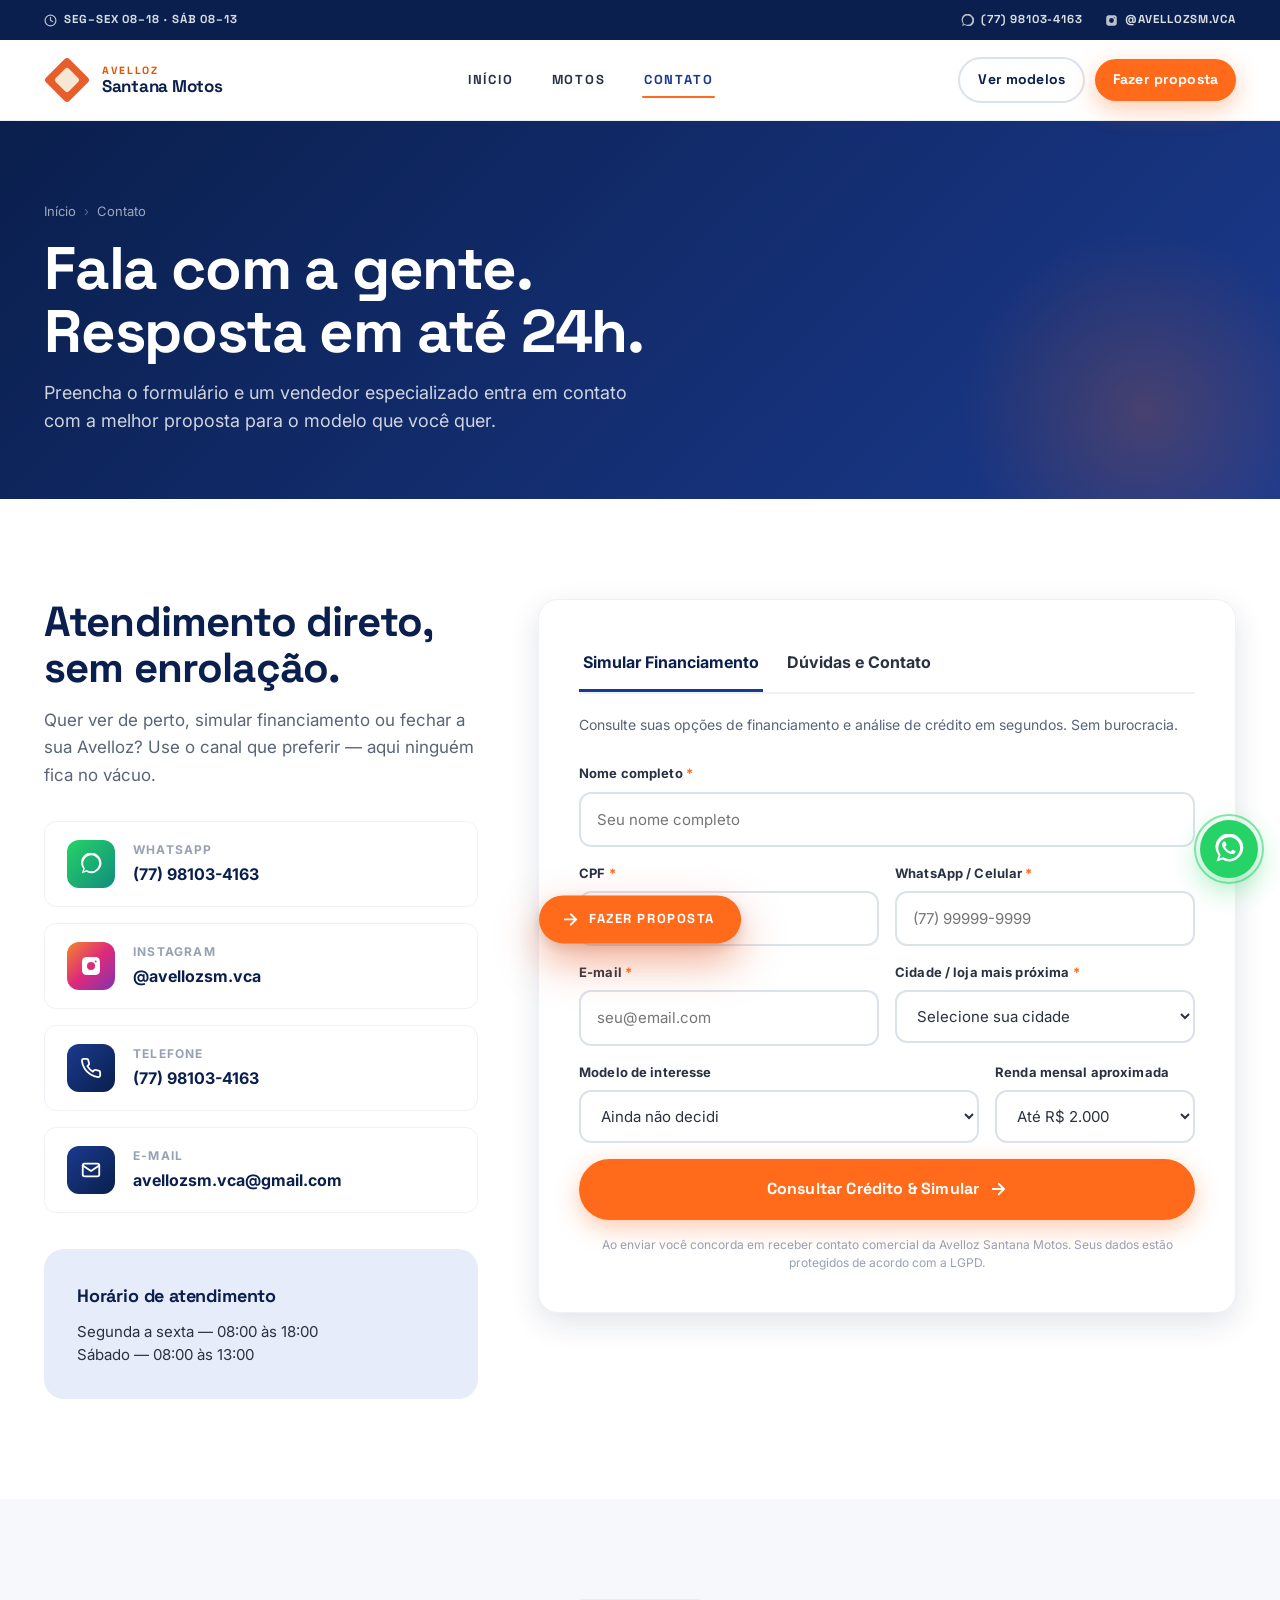
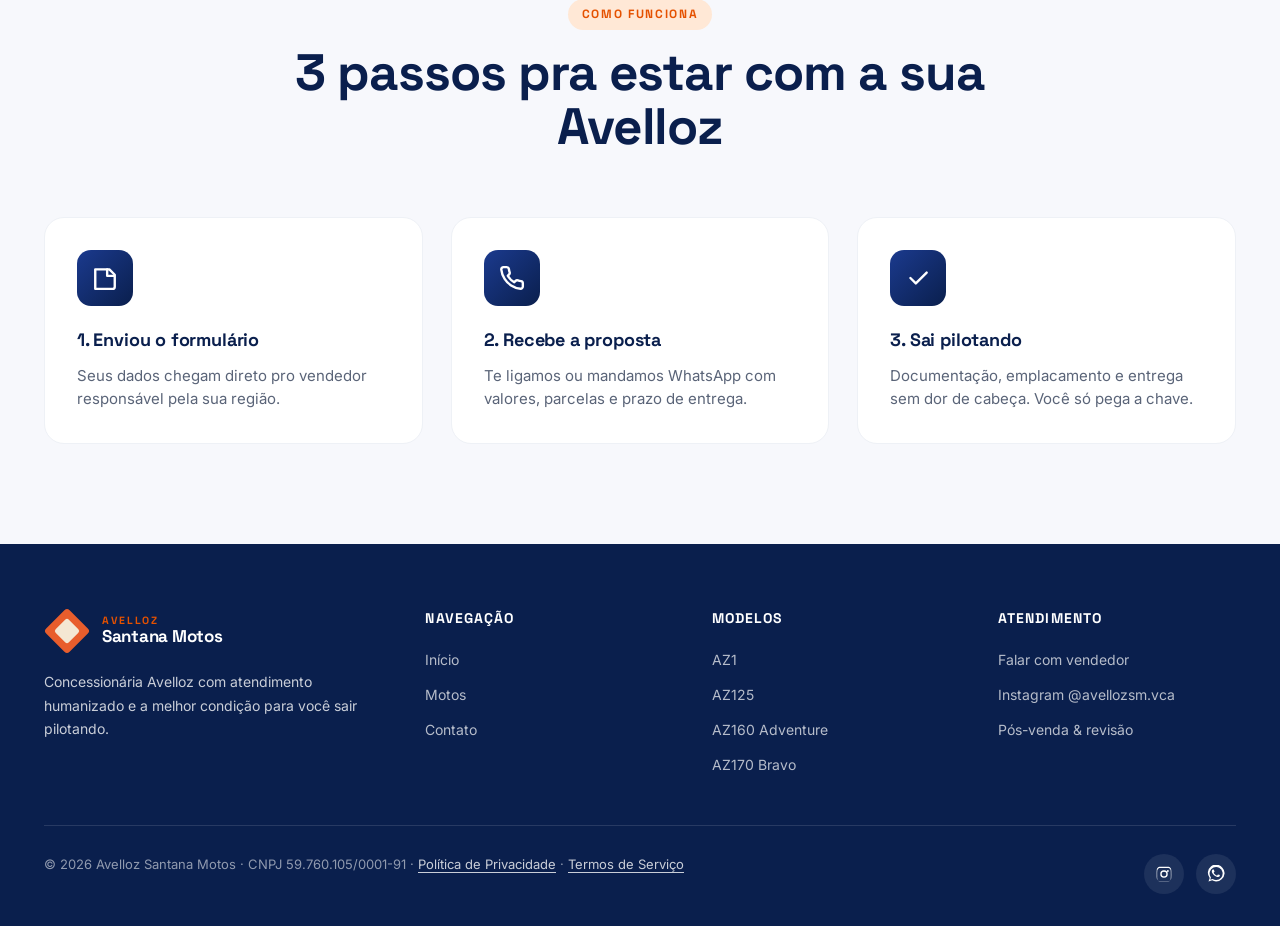
<file: contato.html>
<!DOCTYPE html>
<html lang="pt-BR">
<head>
  <meta charset="UTF-8" />
  <meta name="viewport" content="width=device-width, initial-scale=1.0" />
  <title>Contato · Avelloz Santana Motos — Fale com um vendedor especializado na Bahia</title>
  <meta name="description" content="Fale com a Avelloz Santana Motos: WhatsApp (77) 98103-4163, e-mail, Instagram. Retorno em até 24 horas para AZ1, AZ125 EFI, AZ160 Adventure e AZ170 Bravo com 5 anos de garantia." />
  <meta name="keywords" content="contato Avelloz Bahia, WhatsApp Avelloz Santana Motos, telefone concessionária Avelloz, e-mail Avelloz, orçamento moto Avelloz, financiamento moto Bahia" />
  <meta name="robots" content="index,follow,max-image-preview:large" />
  <meta name="theme-color" content="#0A1F4D" />
  <meta name="geo.region" content="BR-BA" />
  <link rel="canonical" href="https://www.avellozsantanamotos.com.br/contato.html" />
  <link rel="icon" type="image/svg+xml" href="img/favicon.svg" />
  <link rel="apple-touch-icon" href="img/favicon.svg" />

  <meta property="og:type" content="website" />
  <meta property="og:site_name" content="Avelloz Santana Motos" />
  <meta property="og:locale" content="pt_BR" />
  <meta property="og:title" content="Contato · Avelloz Santana Motos — Retorno em 24h" />
  <meta property="og:description" content="WhatsApp direto, e-mail e Instagram. Vendedor especializado com retorno em até 24h. 5 anos de garantia." />
  <meta property="og:url" content="https://www.avellozsantanamotos.com.br/contato.html" />
  <meta property="og:image" content="https://www.avellozsantanamotos.com.br/img/motos/az160-azul.jpg" />

  <meta name="twitter:card" content="summary_large_image" />
  <meta name="twitter:title" content="Contato · Avelloz Santana Motos" />
  <meta name="twitter:description" content="Fale com a Avelloz Santana Motos. Retorno em até 24h." />
  <meta name="twitter:image" content="https://www.avellozsantanamotos.com.br/img/motos/az160-azul.jpg" />

  <link rel="preconnect" href="https://fonts.googleapis.com">
  <link rel="preconnect" href="https://fonts.gstatic.com" crossorigin>
  <link href="https://fonts.googleapis.com/css2?family=Inter:wght@400;500;600;700;800&family=Space+Grotesk:wght@500;600;700&display=swap" rel="stylesheet">
  <link rel="stylesheet" href="styles.css" />
  <script src="script.js" defer></script>

  <!-- FAQ + Breadcrumb + ContactPage schema -->
  <script type="application/ld+json">
  {
    "@context": "https://schema.org",
    "@graph": [
      {
        "@type": "BreadcrumbList",
        "itemListElement": [
          { "@type": "ListItem", "position": 1, "name": "Início", "item": "https://www.avellozsantanamotos.com.br/" },
          { "@type": "ListItem", "position": 2, "name": "Contato", "item": "https://www.avellozsantanamotos.com.br/contato.html" }
        ]
      },
      {
        "@type": "ContactPage",
        "name": "Contato Avelloz Santana Motos",
        "url": "https://www.avellozsantanamotos.com.br/contato.html",
        "mainEntity": { "@id": "https://www.avellozsantanamotos.com.br/#dealer" }
      },
      {
        "@type": "FAQPage",
        "mainEntity": [
          { "@type": "Question", "name": "A Avelloz Santana Motos oferece garantia?",
            "acceptedAnswer": { "@type": "Answer", "text": "Sim. Somos a única concessionária Avelloz da região com 5 anos de garantia em todos os modelos 0km (AZ1, AZ125 EFI e AZ160 Adventure)." } },
          { "@type": "Question", "name": "Como faço para simular financiamento de uma moto Avelloz?",
            "acceptedAnswer": { "@type": "Answer", "text": "Preencha o formulário na página de Contato ou chame no WhatsApp (77) 98103-4163. Um vendedor especializado retorna em até 24h com uma proposta personalizada." } },
          { "@type": "Question", "name": "Quais modelos Avelloz vocês têm disponíveis?",
            "acceptedAnswer": { "@type": "Answer", "text": "Trabalhamos com a linha completa: AZ1 (cub 49cc), AZ125 EFI (urbana 125cc com injeção eletrônica), AZ160 Adventure (trail 160cc) e o lançamento AZ170 Bravo (street 170cc), em várias cores." } },
          { "@type": "Question", "name": "Qual o horário de atendimento da loja?",
            "acceptedAnswer": { "@type": "Answer", "text": "Segunda a sexta das 08h às 18h, e sábados das 08h às 13h. Fale no WhatsApp (77) 98103-4163 ou pelo Instagram @avellozsm.vca." } },
          { "@type": "Question", "name": "Vocês fazem revisão e pós-venda?",
            "acceptedAnswer": { "@type": "Answer", "text": "Sim. Como concessionária Avelloz oficial, prestamos revisões previstas em garantia e atendimento pós-venda completo." } }
        ]
      }
    ]
  }
  </script>

  <!-- Meta Pixel Code -->
  <script>
  !function(f,b,e,v,n,t,s)
  {if(f.fbq)return;n=f.fbq=function(){n.callMethod?
  n.callMethod.apply(n,arguments):n.queue.push(arguments)};
  if(!f._fbq)f._fbq=n;n.push=n;n.loaded=!0;n.version='2.0';
  n.queue=[];t=b.createElement(e);t.async=!0;
  t.src=v;s=b.getElementsByTagName(e)[0];
  s.parentNode.insertBefore(t,s)}(window, document,'script',
  'https://connect.facebook.net/en_US/fbevents.js');
  fbq('init', '1850502926298813');
  fbq('track', 'PageView');
  </script>
  <noscript><img height="1" width="1" style="display:none"
  src="https://www.facebook.com/tr?id=1850502926298813&ev=PageView&noscript=1"
  /></noscript>
  <!-- End Meta Pixel Code -->
</head>
<body>

  <!-- Preloader -->
  <div class="preloader" aria-hidden="true">
    <svg viewBox="0 0 100 100" role="img" aria-label="Avelloz">
      <g transform="rotate(45 50 50)">
        <rect x="14" y="14" width="72" height="72" rx="8" ry="8" fill="#E85D2C"/>
        <rect x="30" y="30" width="40" height="40" rx="5" ry="5" fill="#F4E7D3"/>
      </g>
    </svg>
  </div>

  <!-- Header -->
  <header class="site-header">
    <div class="topbar">
      <div class="container">
        <div class="topbar-left">
          <span class="topbar-item">
            <svg width="13" height="13" viewBox="0 0 24 24" fill="none" stroke="currentColor" stroke-width="2.2" stroke-linecap="round"><circle cx="12" cy="12" r="10"/><path d="M12 6v6l4 2"/></svg>
            Seg–Sex 08–18 · Sáb 08–13
          </span>
        </div>
        <div class="topbar-right">
          <a href="https://wa.me/5577981034163" target="_blank" rel="noopener" class="topbar-item">
            <svg width="13" height="13" viewBox="0 0 24 24" fill="currentColor"><path d="M20.5 3.5A10.5 10.5 0 0 0 3.6 17.2L2 22l4.9-1.6A10.4 10.4 0 0 0 12 22a10.5 10.5 0 0 0 8.5-18.5zM12 20a8.7 8.7 0 0 1-4.4-1.2l-.3-.2-3 1 1-2.9-.2-.3a8.7 8.7 0 1 1 6.9 3.6z"/></svg>
            (77) 98103-4163
          </a>
          <a href="https://www.instagram.com/avellozsm.vca" target="_blank" rel="noopener" class="topbar-item">
            <svg width="13" height="13" viewBox="0 0 24 24" fill="currentColor"><path d="M12 2.2c3.2 0 3.6 0 4.8.1 1.2 0 1.8.2 2.2.4.6.2 1 .5 1.4.9.4.4.7.8.9 1.4.2.4.3 1 .4 2.2.1 1.2.1 1.6.1 4.8s0 3.6-.1 4.8c0 1.2-.2 1.8-.4 2.2-.2.6-.5 1-.9 1.4-.4.4-.8.7-1.4.9-.4.2-1 .3-2.2.4-1.2.1-1.6.1-4.8.1s-3.6 0-4.8-.1c-1.2 0-1.8-.2-2.2-.4-.6-.2-1-.5-1.4-.9-.4-.4-.7-.8-.9-1.4-.2-.4-.3-1-.4-2.2C2.2 15.6 2.2 15.2 2.2 12s0-3.6.1-4.8c0-1.2.2-1.8.4-2.2.2-.6.5-1 .9-1.4.4-.4.8-.7 1.4-.9.4-.2 1-.3 2.2-.4C8.4 2.2 8.8 2.2 12 2.2zm0 5.4a4.4 4.4 0 1 0 0 8.8 4.4 4.4 0 0 0 0-8.8zm5.1-1.6a1 1 0 1 0 0 2 1 1 0 0 0 0-2z"/></svg>
            @avellozsm.vca
          </a>
        </div>
      </div>
    </div>
    <div class="container nav">
      <a href="index.html" class="brand">
        <div class="brand-mark"><img src="img/logo-mark.svg" alt="Avelloz" /></div>
        <div class="brand-name"><small>Avelloz</small>Santana Motos</div>
      </a>
      <nav class="nav-links">
        <a href="index.html">Início</a>
        <a href="motos.html">Motos</a>
        <a href="contato.html" class="active">Contato</a>
      </nav>
      <div class="nav-cta">
        <a href="motos.html" class="btn btn-ghost btn-sm">Ver modelos</a>
        <a href="#lead-form" class="btn btn-primary btn-sm">Fazer proposta</a>
        <button class="menu-toggle" aria-label="Abrir menu"><span></span></button>
      </div>
    </div>
  </header>

  <!-- Page hero -->
  <section class="page-hero">
    <div class="container">
      <div class="breadcrumb">
        <a href="index.html">Início</a>
        <span class="sep">›</span>
        <span>Contato</span>
      </div>
      <h1>Fala com a gente.<br/>Resposta em até 24h.</h1>
      <p>Preencha o formulário e um vendedor especializado entra em contato com a melhor proposta para o modelo que você quer.</p>
    </div>
  </section>

  <!-- Contact -->
  <section class="section">
    <div class="container">
      <div class="contact-grid">

        <!-- Info column -->
        <div class="contact-info">
          <h2>Atendimento direto, sem enrolação.</h2>
          <p>Quer ver de perto, simular financiamento ou fechar a sua Avelloz? Use o canal que preferir — aqui ninguém fica no vácuo.</p>

          <div class="contact-channels">
            <a class="contact-channel whats" href="https://wa.me/5577981034163?text=Ol%C3%A1%21%20Tenho%20interesse%20em%20uma%20moto%20Avelloz." target="_blank" rel="noopener">
              <div class="icon">
                <svg width="22" height="22" viewBox="0 0 24 24" fill="currentColor"><path d="M20.5 3.5A10.5 10.5 0 0 0 3.6 17.2L2 22l4.9-1.6A10.4 10.4 0 0 0 12 22h.1a10.5 10.5 0 0 0 7.4-3 10.5 10.5 0 0 0 1-15.5zM12 20a8.7 8.7 0 0 1-4.4-1.2l-.3-.2-3 1 1-2.9-.2-.3a8.7 8.7 0 1 1 6.9 3.6z"/></svg>
              </div>
              <div class="text">
                <small>WhatsApp</small>
                <strong>(77) 98103-4163</strong>
              </div>
            </a>

            <a class="contact-channel insta" href="https://www.instagram.com/avellozsm.vca" target="_blank" rel="noopener">
              <div class="icon">
                <svg width="22" height="22" viewBox="0 0 24 24" fill="currentColor"><path d="M12 2.2c3.2 0 3.6 0 4.8.1 1.2 0 1.8.2 2.2.4.6.2 1 .5 1.4.9.4.4.7.8.9 1.4.2.4.3 1 .4 2.2.1 1.2.1 1.6.1 4.8s0 3.6-.1 4.8c0 1.2-.2 1.8-.4 2.2-.2.6-.5 1-.9 1.4-.4.4-.8.7-1.4.9-.4.2-1 .3-2.2.4-1.2.1-1.6.1-4.8.1s-3.6 0-4.8-.1c-1.2 0-1.8-.2-2.2-.4-.6-.2-1-.5-1.4-.9-.4-.4-.7-.8-.9-1.4-.2-.4-.3-1-.4-2.2C2.2 15.6 2.2 15.2 2.2 12s0-3.6.1-4.8c0-1.2.2-1.8.4-2.2.2-.6.5-1 .9-1.4.4-.4.8-.7 1.4-.9.4-.2 1-.3 2.2-.4C8.4 2.2 8.8 2.2 12 2.2zm0 5.4a4.4 4.4 0 1 0 0 8.8 4.4 4.4 0 0 0 0-8.8zm5.1-1.6a1 1 0 1 0 0 2 1 1 0 0 0 0-2z"/></svg>
              </div>
              <div class="text">
                <small>Instagram</small>
                <strong>@avellozsm.vca</strong>
              </div>
            </a>

            <a class="contact-channel" href="tel:+5577981034163">
              <div class="icon">
                <svg width="22" height="22" viewBox="0 0 24 24" fill="none" stroke="currentColor" stroke-width="2" stroke-linecap="round" stroke-linejoin="round"><path d="M22 16.92v3a2 2 0 0 1-2.18 2 19.79 19.79 0 0 1-8.63-3.07 19.5 19.5 0 0 1-6-6 19.79 19.79 0 0 1-3.07-8.67A2 2 0 0 1 4.11 2h3a2 2 0 0 1 2 1.72 12.84 12.84 0 0 0 .7 2.81 2 2 0 0 1-.45 2.11L8.09 9.91a16 16 0 0 0 6 6l1.27-1.27a2 2 0 0 1 2.11-.45 12.84 12.84 0 0 0 2.81.7A2 2 0 0 1 22 16.92z"/></svg>
              </div>
              <div class="text">
                <small>Telefone</small>
                <strong>(77) 98103-4163</strong>
              </div>
            </a>

            <a class="contact-channel" href="mailto:avellozsm.vca@gmail.com">
              <div class="icon">
                <svg width="22" height="22" viewBox="0 0 24 24" fill="none" stroke="currentColor" stroke-width="2" stroke-linecap="round" stroke-linejoin="round"><rect x="3" y="5" width="18" height="14" rx="2"/><path d="M3 7l9 6 9-6"/></svg>
              </div>
              <div class="text">
                <small>E-mail</small>
                <strong>avellozsm.vca@gmail.com</strong>
              </div>
            </a>
          </div>

          <div class="feature" style="background: var(--blue-100); border-color: transparent;">
            <h3 style="color: var(--blue-900);">Horário de atendimento</h3>
            <p style="color: var(--gray-800);">
              Segunda a sexta — 08:00 às 18:00<br/>
              Sábado — 08:00 às 13:00
            </p>
          </div>
        </div>

        <!-- Form -->
        <div>
          <div class="form-card" id="lead-form-card">
            <!-- Tabs Header -->
            <div class="form-tabs">
              <button type="button" class="tab-btn active" data-tab="simulation">Simular Financiamento</button>
              <button type="button" class="tab-btn" data-tab="contact">Dúvidas e Contato</button>
            </div>

            <div class="success-msg" id="form-success"></div>

            <form id="lead-form" autocomplete="on" novalidate>
              <input type="hidden" id="form-type" name="form_type" value="simulation" />
              <input type="text" name="company_website" tabindex="-1" autocomplete="off" style="position:absolute;left:-9999px" aria-hidden="true" /><!-- anti-spam (nortee), não remova -->

              <!-- TAB 1: Simular Financiamento -->
              <div class="tab-content active" id="tab-simulation">
                <p class="form-sub">Consulte suas opções de financiamento e análise de crédito em segundos. Sem burocracia.</p>
                
                <div class="form-row">
                  <div class="field full">
                    <label for="nome">Nome completo <span class="req">*</span></label>
                    <input type="text" id="nome" name="nome" placeholder="Seu nome completo" required />
                  </div>
                </div>

                <div class="form-row">
                  <div class="field">
                    <label for="cpf">CPF <span class="req">*</span></label>
                    <input type="text" id="cpf" name="cpf" placeholder="000.000.000-00" inputmode="numeric" required />
                  </div>
                  <div class="field">
                    <label for="telefone">WhatsApp / Celular <span class="req">*</span></label>
                    <input type="tel" id="telefone" name="telefone" placeholder="(77) 99999-9999" inputmode="tel" required />
                  </div>
                </div>

                <div class="form-row">
                  <div class="field">
                    <label for="email_sim">E-mail <span class="req">*</span></label>
                    <input type="email" id="email_sim" name="email_sim" placeholder="seu@email.com" inputmode="email" required />
                  </div>
                  <div class="field">
                    <label for="cidade">Cidade / loja mais próxima <span class="req">*</span></label>
                    <select id="cidade" name="cidade" required>
                      <option value="">Selecione sua cidade</option>
                      <option value="Vitória da Conquista">Vitória da Conquista</option>
                      <option value="Ilhéus">Ilhéus</option>
                      <option value="Itabuna">Itabuna</option>
                      <option value="Jequié">Jequié</option>
                      <option value="Itapetinga">Itapetinga</option>
                    </select>
                  </div>
                </div>

                <div class="form-row">
                  <div class="field">
                    <label for="modelo">Modelo de interesse</label>
                    <select id="modelo" name="modelo">
                      <option value="">Ainda não decidi</option>
                      <option value="AZ1">Avelloz AZ1 (Cub 49cc)</option>
                      <option value="AZ125">Avelloz AZ125 (Urbana 125cc EFI)</option>
                      <option value="AZ160 Adventure">Avelloz AZ160 Adventure (Trail 160cc)</option>
                    <option value="AZ170 Bravo">Avelloz AZ170 Bravo (Street 170cc) · Lançamento</option>
                    </select>
                  </div>
                  <div class="field">
                    <label for="renda">Renda mensal aproximada</label>
                    <select id="renda" name="renda">
                      <option value="Até R$ 2.000">Até R$ 2.000</option>
                      <option value="R$ 2.000 a R$ 4.000">R$ 2.000 a R$ 4.000</option>
                      <option value="R$ 4.000 a R$ 7.000">R$ 4.000 a R$ 7.000</option>
                      <option value="Acima de R$ 7.000">Acima de R$ 7.000</option>
                    </select>
                  </div>
                </div>
              </div>

              <!-- TAB 2: Dúvidas e Contato -->
              <div class="tab-content" id="tab-contact">
                <p class="form-sub">Envie uma mensagem geral ou tire suas dúvidas sobre pós-venda, consórcio e peças.</p>
                
                <div class="form-row">
                  <div class="field full">
                    <label for="nome_contato">Nome completo <span class="req">*</span></label>
                    <input type="text" id="nome_contato" name="nome_contato" placeholder="Como devemos te chamar?" />
                  </div>
                </div>

                <div class="form-row">
                  <div class="field">
                    <label for="telefone_contato">Telefone / WhatsApp <span class="req">*</span></label>
                    <input type="tel" id="telefone_contato" name="telefone_contato" placeholder="(77) 99999-9999" inputmode="tel" />
                  </div>
                  <div class="field">
                    <label for="email">E-mail <span class="req">*</span></label>
                    <input type="email" id="email" name="email" placeholder="seu@email.com" />
                  </div>
                </div>

                <div class="form-row">
                  <div class="field full">
                    <label for="cidade_contato">Cidade / loja mais próxima <span class="req">*</span></label>
                    <select id="cidade_contato" name="cidade_contato">
                      <option value="">Selecione sua cidade</option>
                      <option value="Vitória da Conquista">Vitória da Conquista</option>
                      <option value="Ilhéus">Ilhéus</option>
                      <option value="Itabuna">Itabuna</option>
                      <option value="Jequié">Jequié</option>
                      <option value="Itapetinga">Itapetinga</option>
                    </select>
                  </div>
                </div>

                <div class="form-row">
                  <div class="field full">
                    <label for="mensagem">Mensagem / Dúvida</label>
                    <textarea id="mensagem" name="mensagem" placeholder="Digite sua mensagem ou dúvida aqui..."></textarea>
                  </div>
                </div>
              </div>

              <div class="form-actions">
                <button type="submit" class="btn btn-primary btn-lg">
                  <span class="btn-text">Consultar Crédito & Simular</span>
                  <svg width="18" height="18" viewBox="0 0 24 24" fill="none" stroke="currentColor" stroke-width="2.5" stroke-linecap="round"><path d="M5 12h14M13 5l7 7-7 7"/></svg>
                </button>
              </div>

              <p class="privacy">
                Ao enviar você concorda em receber contato comercial da Avelloz Santana Motos. Seus dados estão protegidos de acordo com a LGPD.
              </p>
            </form>
          </div>
        </div>
      </div>
    </div>
  </section>

  <!-- CTA / final block -->
  <section class="section section-light">
    <div class="container">
      <div class="section-header">
        <span class="section-eyebrow">Como funciona</span>
        <h2>3 passos pra estar com a sua Avelloz</h2>
      </div>

      <div class="feature-grid">
        <div class="feature">
          <div class="icon">
            <svg width="26" height="26" viewBox="0 0 24 24" fill="none" stroke="currentColor" stroke-width="2.2" stroke-linecap="round" stroke-linejoin="round"><path d="M3 4h13l5 5v11a2 2 0 0 1-2 2H3z"/><path d="M14 4v6h6"/></svg>
          </div>
          <h3>1. Enviou o formulário</h3>
          <p>Seus dados chegam direto pro vendedor responsável pela sua região.</p>
        </div>
        <div class="feature">
          <div class="icon">
            <svg width="26" height="26" viewBox="0 0 24 24" fill="none" stroke="currentColor" stroke-width="2.2" stroke-linecap="round" stroke-linejoin="round"><path d="M22 16.92v3a2 2 0 0 1-2.18 2 19.79 19.79 0 0 1-8.63-3.07 19.5 19.5 0 0 1-6-6 19.79 19.79 0 0 1-3.07-8.67A2 2 0 0 1 4.11 2h3a2 2 0 0 1 2 1.72 12.84 12.84 0 0 0 .7 2.81 2 2 0 0 1-.45 2.11L8.09 9.91a16 16 0 0 0 6 6l1.27-1.27a2 2 0 0 1 2.11-.45 12.84 12.84 0 0 0 2.81.7A2 2 0 0 1 22 16.92z"/></svg>
          </div>
          <h3>2. Recebe a proposta</h3>
          <p>Te ligamos ou mandamos WhatsApp com valores, parcelas e prazo de entrega.</p>
        </div>
        <div class="feature">
          <div class="icon">
            <svg width="26" height="26" viewBox="0 0 24 24" fill="none" stroke="currentColor" stroke-width="2.2" stroke-linecap="round" stroke-linejoin="round"><path d="M5 12l5 5L20 7"/></svg>
          </div>
          <h3>3. Sai pilotando</h3>
          <p>Documentação, emplacamento e entrega sem dor de cabeça. Você só pega a chave.</p>
        </div>
      </div>
    </div>
  </section>

  <!-- Footer -->
  <footer class="site-footer">
    <div class="container">
      <div class="footer-grid">
        <div>
          <a href="index.html" class="brand">
            <div class="brand-mark"><img src="img/logo-mark.svg" alt="Avelloz" /></div>
            <div class="brand-name"><small>Avelloz</small>Santana Motos</div>
          </a>
          <p class="about">Concessionária Avelloz com atendimento humanizado e a melhor condição para você sair pilotando.</p>
        </div>
        <div class="footer-col">
          <h4>Navegação</h4>
          <ul>
            <li><a href="index.html">Início</a></li>
            <li><a href="motos.html">Motos</a></li>
            <li><a href="contato.html">Contato</a></li>
          </ul>
        </div>
        <div class="footer-col">
          <h4>Modelos</h4>
          <ul>
            <li><a href="motos.html#az1">AZ1</a></li>
            <li><a href="motos.html#az125">AZ125</a></li>
            <li><a href="motos.html#az160">AZ160 Adventure</a></li>
            <li><a href="motos.html#az170">AZ170 Bravo</a></li>
          </ul>
        </div>
        <div class="footer-col">
          <h4>Atendimento</h4>
          <ul>
            <li><a href="contato.html">Falar com vendedor</a></li>
            <li><a href="https://www.instagram.com/avellozsm.vca" target="_blank" rel="noopener">Instagram @avellozsm.vca</a></li>
            <li><a href="contato.html">Pós-venda &amp; revisão</a></li>
          </ul>
        </div>
      </div>
      <div class="footer-bottom">
        <span>© <span data-year>2026</span> Avelloz Santana Motos · CNPJ 59.760.105/0001-91 · <a href="politica-de-privacidade.html">Política de Privacidade</a> · <a href="termos-de-servico.html">Termos de Serviço</a></span>
        <div class="social-row">
          <a href="https://www.instagram.com/avellozsm.vca" target="_blank" rel="noopener" aria-label="Instagram">
            <svg viewBox="0 0 24 24"><path d="M12 2.2c3.2 0 3.6 0 4.8.1 1.2 0 1.8.2 2.2.4.6.2 1 .5 1.4.9.4.4.7.8.9 1.4.2.4.3 1 .4 2.2.1 1.2.1 1.6.1 4.8s0 3.6-.1 4.8c0 1.2-.2 1.8-.4 2.2-.2.6-.5 1-.9 1.4-.4.4-.8.7-1.4.9-.4.2-1 .3-2.2.4-1.2.1-1.6.1-4.8.1s-3.6 0-4.8-.1c-1.2 0-1.8-.2-2.2-.4-.6-.2-1-.5-1.4-.9-.4-.4-.7-.8-.9-1.4-.2-.4-.3-1-.4-2.2C2.2 15.6 2.2 15.2 2.2 12s0-3.6.1-4.8c0-1.2.2-1.8.4-2.2.2-.6.5-1 .9-1.4.4-.4.8-.7 1.4-.9.4-.2 1-.3 2.2-.4C8.4 2.2 8.8 2.2 12 2.2zm0 1.8c-3.1 0-3.5 0-4.7.1-1.1 0-1.6.2-2 .3-.5.2-.8.4-1.2.8s-.6.7-.8 1.2c-.1.4-.3.9-.3 2-.1 1.2-.1 1.5-.1 4.6s0 3.5.1 4.7c0 1.1.2 1.6.3 2 .2.5.4.8.8 1.2s.7.6 1.2.8c.4.1.9.3 2 .3 1.2.1 1.5.1 4.7.1s3.5 0 4.7-.1c1.1 0 1.6-.2 2-.3.5-.2.8-.4 1.2-.8s.6-.7.8-1.2c.1-.4.3-.9.3-2 .1-1.2.1-1.5.1-4.7s0-3.5-.1-4.7c0-1.1-.2-1.6-.3-2-.2-.5-.4-.8-.8-1.2s-.7-.6-1.2-.8c-.4-.1-.9-.3-2-.3-1.2-.1-1.6-.1-4.7-.1zm0 3.1a5 5 0 1 1 0 10 5 5 0 0 1 0-10zm0 1.8a3.2 3.2 0 1 0 0 6.4 3.2 3.2 0 0 0 0-6.4zm5.2-2.1a1.2 1.2 0 1 1 0 2.4 1.2 1.2 0 0 1 0-2.4z"/></svg>
          </a>
          <a href="https://wa.me/5577981034163" target="_blank" rel="noopener" aria-label="WhatsApp">
            <svg viewBox="0 0 24 24"><path d="M20.5 3.5A10.5 10.5 0 0 0 3.6 17.2L2 22l4.9-1.6A10.4 10.4 0 0 0 12 22h.1a10.5 10.5 0 0 0 7.4-3 10.5 10.5 0 0 0 1-15.5zM12 20a8.7 8.7 0 0 1-4.4-1.2l-.3-.2-3 1 1-2.9-.2-.3a8.7 8.7 0 1 1 6.9 3.6zm5-6.5c-.3-.1-1.6-.8-1.9-.9-.3-.1-.4-.1-.6.2-.2.3-.7.9-.8 1.1-.2.2-.3.2-.6.1-1.7-.9-2.9-1.5-4-3.5-.3-.5.3-.5.9-1.5.1-.2 0-.4 0-.5l-.9-2.1c-.2-.5-.4-.4-.6-.4h-.5c-.2 0-.5.1-.7.3-.2.3-.9.9-.9 2.2 0 1.3.9 2.6 1.1 2.8.1.2 1.9 2.9 4.6 4.1 1.7.7 2.3.7 3.1.6.5-.1 1.6-.7 1.8-1.3.2-.6.2-1.2.2-1.3-.1-.1-.2-.2-.5-.3z"/></svg>
          </a>
        </div>
      </div>
    </div>
  </footer>

  <script src="crm-integration.js" defer></script>
</body>
</html>
</file>
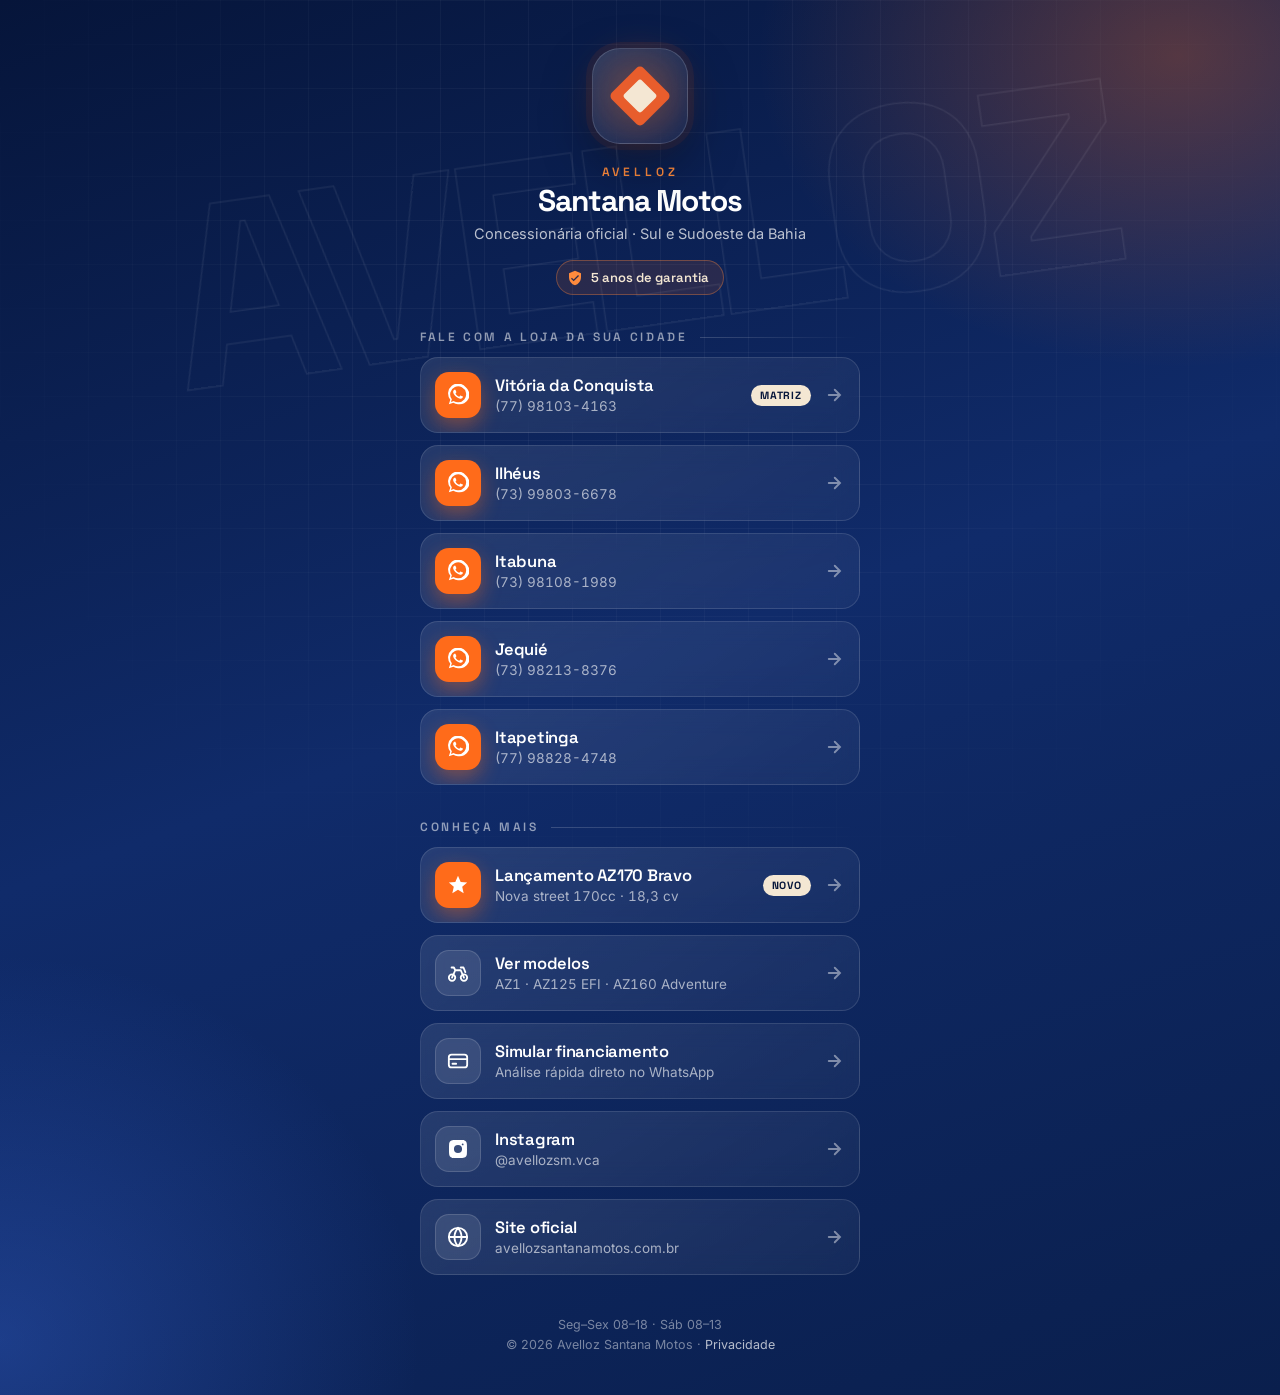
<file: links.html>
<!DOCTYPE html>
<html lang="pt-BR">
<head>
  <meta charset="UTF-8" />
  <meta name="viewport" content="width=device-width, initial-scale=1.0, viewport-fit=cover" />
  <title>Avelloz Santana Motos · Links</title>
  <meta name="description" content="Fale com a Avelloz Santana Motos pelo WhatsApp da sua cidade: Vitória da Conquista, Ilhéus, Itabuna, Jequié e Itapetinga. 5 anos de garantia." />
  <meta name="theme-color" content="#06153A" />
  <link rel="canonical" href="https://www.avellozsantanamotos.com.br/links" />
  <link rel="icon" type="image/svg+xml" href="img/favicon.svg" />
  <link rel="apple-touch-icon" href="img/favicon.svg" />

  <meta property="og:type" content="website" />
  <meta property="og:site_name" content="Avelloz Santana Motos" />
  <meta property="og:locale" content="pt_BR" />
  <meta property="og:title" content="Avelloz Santana Motos · Fale com a loja da sua cidade" />
  <meta property="og:description" content="WhatsApp direto com o vendedor em Vitória da Conquista, Ilhéus, Itabuna, Jequié e Itapetinga." />
  <meta property="og:url" content="https://www.avellozsantanamotos.com.br/links" />
  <meta property="og:image" content="https://www.avellozsantanamotos.com.br/img/banner-az160.jpg" />

  <link rel="preconnect" href="https://fonts.googleapis.com">
  <link rel="preconnect" href="https://fonts.gstatic.com" crossorigin>
  <link href="https://fonts.googleapis.com/css2?family=Inter:wght@400;500;600;700&family=Space+Grotesk:wght@500;600;700&display=swap" rel="stylesheet">

  <style>
    :root {
      --blue-950: #06153A;
      --blue-900: #0A1F4D;
      --blue-800: #102B6A;
      --blue-500: #3B6BE0;
      --orange-600: #E55100;
      --orange-500: #FF6B1A;
      --orange-400: #FF8B3D;
      --cream: #F4E7D3;
      --white: #FFFFFF;
      --gray-400: #98A1B3;
      --font-body: 'Inter', system-ui, -apple-system, BlinkMacSystemFont, 'Segoe UI', sans-serif;
      --font-display: 'Space Grotesk', 'Inter', system-ui, sans-serif;
      --ease: cubic-bezier(0.22, 1, 0.36, 1);
    }

    *, *::before, *::after { box-sizing: border-box; margin: 0; padding: 0; }
    html { -webkit-text-size-adjust: 100%; background: var(--blue-950); }
    body {
      min-height: 100vh;
      min-height: 100dvh;
      font-family: var(--font-body);
      color: var(--white);
      -webkit-font-smoothing: antialiased;
      background:
        radial-gradient(700px 520px at 92% 4%, rgba(255, 107, 26, 0.30), transparent 60%),
        radial-gradient(700px 640px at 0% 96%, rgba(59, 107, 224, 0.34), transparent 60%),
        linear-gradient(160deg, var(--blue-950) 0%, var(--blue-800) 48%, var(--blue-900) 100%);
      overflow-x: hidden;
    }

    /* Grade sutil, igual ao hero do site */
    body::before {
      content: '';
      position: fixed;
      inset: 0;
      background-image:
        linear-gradient(rgba(255, 255, 255, 0.045) 1px, transparent 1px),
        linear-gradient(90deg, rgba(255, 255, 255, 0.045) 1px, transparent 1px);
      background-size: 44px 44px;
      -webkit-mask-image: radial-gradient(ellipse at 50% 30%, black 25%, transparent 80%);
      mask-image: radial-gradient(ellipse at 50% 30%, black 25%, transparent 80%);
      pointer-events: none;
    }

    /* Texto gigante vazado ao fundo */
    .backdrop {
      position: fixed;
      top: 14%;
      left: 50%;
      transform: translateX(-50%) rotate(-8deg);
      font-family: var(--font-display);
      font-weight: 700;
      font-size: clamp(120px, 34vw, 260px);
      letter-spacing: -0.06em;
      line-height: 0.85;
      color: transparent;
      -webkit-text-stroke: 1.5px rgba(255, 255, 255, 0.07);
      white-space: nowrap;
      pointer-events: none;
      user-select: none;
    }

    .wrap {
      position: relative;
      z-index: 1;
      width: 100%;
      max-width: 480px;
      margin: 0 auto;
      padding: calc(48px + env(safe-area-inset-top, 0px)) 20px calc(40px + env(safe-area-inset-bottom, 0px));
      display: flex;
      flex-direction: column;
      align-items: center;
    }

    /* ---------- Perfil ---------- */
    .avatar {
      position: relative;
      width: 96px;
      height: 96px;
      border-radius: 28px;
      display: grid;
      place-items: center;
      background: linear-gradient(145deg, rgba(255, 255, 255, 0.14), rgba(255, 255, 255, 0.04));
      border: 1px solid rgba(255, 255, 255, 0.16);
      box-shadow: 0 20px 50px rgba(0, 0, 0, 0.35), 0 0 0 6px rgba(255, 107, 26, 0.08);
      backdrop-filter: blur(10px);
      -webkit-backdrop-filter: blur(10px);
    }
    .avatar::after {
      content: '';
      position: absolute;
      inset: -14px;
      border-radius: 40px;
      background: radial-gradient(circle, rgba(255, 107, 26, 0.35), transparent 70%);
      z-index: -1;
      filter: blur(12px);
    }
    .avatar img { width: 62px; height: 62px; }

    .brand {
      margin-top: 20px;
      text-align: center;
    }
    .brand small {
      display: block;
      font-family: var(--font-display);
      font-size: 12px;
      font-weight: 600;
      letter-spacing: 0.32em;
      text-transform: uppercase;
      color: var(--orange-400);
    }
    .brand h1 {
      margin-top: 4px;
      font-family: var(--font-display);
      font-size: 30px;
      font-weight: 700;
      letter-spacing: -0.035em;
      line-height: 1.1;
    }
    .brand p {
      margin-top: 8px;
      font-size: 14.5px;
      color: rgba(255, 255, 255, 0.72);
    }

    .badge {
      margin-top: 18px;
      display: inline-flex;
      align-items: center;
      gap: 8px;
      padding: 8px 14px 8px 10px;
      border-radius: 999px;
      background: rgba(255, 107, 26, 0.12);
      border: 1px solid rgba(255, 139, 61, 0.35);
      font-family: var(--font-display);
      font-size: 13px;
      font-weight: 600;
      color: var(--cream);
    }
    .badge svg { width: 16px; height: 16px; color: var(--orange-400); flex: none; }

    /* ---------- Seções ---------- */
    .section-label {
      width: 100%;
      margin: 34px 0 12px;
      display: flex;
      align-items: center;
      gap: 12px;
      font-family: var(--font-display);
      font-size: 12px;
      font-weight: 600;
      letter-spacing: 0.22em;
      text-transform: uppercase;
      color: rgba(255, 255, 255, 0.55);
    }
    .section-label::after {
      content: '';
      flex: 1;
      height: 1px;
      background: linear-gradient(90deg, rgba(255, 255, 255, 0.18), transparent);
    }

    .links {
      width: 100%;
      list-style: none;
      display: flex;
      flex-direction: column;
      gap: 12px;
    }

    .link {
      position: relative;
      display: flex;
      align-items: center;
      gap: 14px;
      padding: 14px 16px 14px 14px;
      border-radius: 18px;
      text-decoration: none;
      color: var(--white);
      background: linear-gradient(145deg, rgba(255, 255, 255, 0.10), rgba(255, 255, 255, 0.04));
      border: 1px solid rgba(255, 255, 255, 0.12);
      backdrop-filter: blur(12px);
      -webkit-backdrop-filter: blur(12px);
      overflow: hidden;
      transition: transform .35s var(--ease), border-color .35s var(--ease), background .35s var(--ease), box-shadow .35s var(--ease);
      opacity: 0;
      animation: rise .7s var(--ease) forwards;
      animation-delay: calc(var(--i, 0) * 70ms + 120ms);
    }
    .link::before {
      content: '';
      position: absolute;
      inset: 0;
      background: linear-gradient(110deg, transparent 30%, rgba(255, 255, 255, 0.10) 50%, transparent 70%);
      transform: translateX(-100%);
      transition: transform .8s var(--ease);
    }
    .link:hover, .link:focus-visible {
      transform: translateY(-2px);
      border-color: rgba(255, 139, 61, 0.55);
      background: linear-gradient(145deg, rgba(255, 107, 26, 0.16), rgba(255, 255, 255, 0.05));
      box-shadow: 0 14px 34px rgba(0, 0, 0, 0.30), 0 0 0 1px rgba(255, 107, 26, 0.15);
      outline: none;
    }
    .link:hover::before { transform: translateX(100%); }
    .link:active { transform: translateY(0) scale(0.99); }

    .icon {
      flex: none;
      width: 46px;
      height: 46px;
      border-radius: 14px;
      display: grid;
      place-items: center;
      background: var(--orange-500);
      box-shadow: 0 8px 20px rgba(255, 107, 26, 0.40);
      color: var(--white);
    }
    .icon svg { width: 22px; height: 22px; }
    .icon.ghost {
      background: rgba(255, 255, 255, 0.10);
      box-shadow: none;
      border: 1px solid rgba(255, 255, 255, 0.14);
    }

    .text { flex: 1; min-width: 0; }
    .text strong {
      display: block;
      font-family: var(--font-display);
      font-size: 16.5px;
      font-weight: 600;
      letter-spacing: -0.015em;
      line-height: 1.25;
    }
    .text span {
      display: block;
      margin-top: 2px;
      font-size: 13.5px;
      color: rgba(255, 255, 255, 0.62);
      font-variant-numeric: tabular-nums;
    }

    .tag {
      flex: none;
      padding: 4px 9px;
      border-radius: 999px;
      font-family: var(--font-display);
      font-size: 10.5px;
      font-weight: 700;
      letter-spacing: 0.08em;
      text-transform: uppercase;
      color: var(--blue-950);
      background: var(--cream);
    }

    .arrow {
      flex: none;
      width: 18px;
      height: 18px;
      color: rgba(255, 255, 255, 0.45);
      transition: transform .35s var(--ease), color .35s var(--ease);
    }
    .link:hover .arrow { transform: translateX(3px); color: var(--orange-400); }

    /* ---------- Rodapé ---------- */
    footer {
      margin-top: 40px;
      text-align: center;
      font-size: 12.5px;
      color: rgba(255, 255, 255, 0.45);
      line-height: 1.6;
    }
    footer a { color: rgba(255, 255, 255, 0.7); text-decoration: none; }
    footer a:hover { color: var(--orange-400); }

    .rise { opacity: 0; animation: rise .8s var(--ease) forwards; }
    @keyframes rise {
      from { opacity: 0; transform: translateY(14px); }
      to { opacity: 1; transform: translateY(0); }
    }

    @media (prefers-reduced-motion: reduce) {
      .link, .rise { animation: none; opacity: 1; }
      .link, .link::before, .arrow { transition: none; }
    }
  </style>

  <!-- Meta Pixel Code -->
  <script>
  !function(f,b,e,v,n,t,s)
  {if(f.fbq)return;n=f.fbq=function(){n.callMethod?
  n.callMethod.apply(n,arguments):n.queue.push(arguments)};
  if(!f._fbq)f._fbq=n;n.push=n;n.loaded=!0;n.version='2.0';
  n.queue=[];t=b.createElement(e);t.async=!0;
  t.src=v;s=b.getElementsByTagName(e)[0];
  s.parentNode.insertBefore(t,s)}(window, document,'script',
  'https://connect.facebook.net/en_US/fbevents.js');
  fbq('init', '1850502926298813');
  fbq('track', 'PageView');
  </script>
  <noscript><img height="1" width="1" style="display:none"
  src="https://www.facebook.com/tr?id=1850502926298813&ev=PageView&noscript=1"
  /></noscript>
  <!-- End Meta Pixel Code -->
</head>
<body>
  <div class="backdrop" aria-hidden="true">AVELLOZ</div>

  <main class="wrap">
    <header class="rise" style="display:flex;flex-direction:column;align-items:center;">
      <div class="avatar"><img src="img/logo-mark.svg" alt="Avelloz" /></div>
      <div class="brand">
        <small>Avelloz</small>
        <h1>Santana Motos</h1>
        <p>Concessionária oficial · Sul e Sudoeste da Bahia</p>
      </div>
      <div class="badge">
        <svg viewBox="0 0 24 24" fill="currentColor" aria-hidden="true"><path d="M12 1L3 5v6c0 5.55 3.84 10.74 9 12 5.16-1.26 9-6.45 9-12V5l-9-4zm-2 16l-4-4 1.41-1.41L10 14.17l6.59-6.59L18 9l-8 8z"/></svg>
        5 anos de garantia
      </div>
    </header>

    <div class="section-label">Fale com a loja da sua cidade</div>
    <ul class="links" id="cidades"></ul>

    <div class="section-label">Conheça mais</div>
    <ul class="links">
      <li>
        <a class="link" style="--i:5" href="./#lancamento">
          <span class="icon">
            <svg viewBox="0 0 24 24" fill="currentColor"><path d="M12 2l2.9 6.6 7.1.6-5.4 4.7 1.6 7L12 17.3 5.8 20.9l1.6-7L2 9.2l7.1-.6z"/></svg>
          </span>
          <span class="text"><strong>Lançamento AZ170 Bravo</strong><span>Nova street 170cc · 18,3 cv</span></span>
          <span class="tag">Novo</span>
          <svg class="arrow" viewBox="0 0 24 24" fill="none" stroke="currentColor" stroke-width="2.5" stroke-linecap="round"><path d="M5 12h14M13 5l7 7-7 7"/></svg>
        </a>
      </li>
      <li>
        <a class="link" style="--i:6" href="motos">
          <span class="icon ghost">
            <svg viewBox="0 0 24 24" fill="none" stroke="currentColor" stroke-width="2" stroke-linecap="round" stroke-linejoin="round"><circle cx="5.5" cy="17" r="3.5"/><circle cx="18.5" cy="17" r="3.5"/><path d="M15 6h3l2 5M5.5 17 9 9h6l3.5 8M9 9 7.5 6H5"/></svg>
          </span>
          <span class="text"><strong>Ver modelos</strong><span>AZ1 · AZ125 EFI · AZ160 Adventure</span></span>
          <svg class="arrow" viewBox="0 0 24 24" fill="none" stroke="currentColor" stroke-width="2.5" stroke-linecap="round"><path d="M5 12h14M13 5l7 7-7 7"/></svg>
        </a>
      </li>
      <li>
        <a class="link" style="--i:7" href="contato">
          <span class="icon ghost">
            <svg viewBox="0 0 24 24" fill="none" stroke="currentColor" stroke-width="2" stroke-linecap="round" stroke-linejoin="round"><rect x="2" y="5" width="20" height="14" rx="3"/><path d="M2 10h20M6 15h4"/></svg>
          </span>
          <span class="text"><strong>Simular financiamento</strong><span>Análise rápida direto no WhatsApp</span></span>
          <svg class="arrow" viewBox="0 0 24 24" fill="none" stroke="currentColor" stroke-width="2.5" stroke-linecap="round"><path d="M5 12h14M13 5l7 7-7 7"/></svg>
        </a>
      </li>
      <li>
        <a class="link" style="--i:8" href="https://www.instagram.com/avellozsm.vca" target="_blank" rel="noopener">
          <span class="icon ghost">
            <svg viewBox="0 0 24 24" fill="currentColor"><path d="M12 2.2c3.2 0 3.6 0 4.8.1 1.2 0 1.8.2 2.2.4.6.2 1 .5 1.4.9.4.4.7.8.9 1.4.2.4.3 1 .4 2.2.1 1.2.1 1.6.1 4.8s0 3.6-.1 4.8c0 1.2-.2 1.8-.4 2.2-.2.6-.5 1-.9 1.4-.4.4-.8.7-1.4.9-.4.2-1 .3-2.2.4-1.2.1-1.6.1-4.8.1s-3.6 0-4.8-.1c-1.2 0-1.8-.2-2.2-.4-.6-.2-1-.5-1.4-.9-.4-.4-.7-.8-.9-1.4-.2-.4-.3-1-.4-2.2C2.2 15.6 2.2 15.2 2.2 12s0-3.6.1-4.8c0-1.2.2-1.8.4-2.2.2-.6.5-1 .9-1.4.4-.4.8-.7 1.4-.9.4-.2 1-.3 2.2-.4C8.4 2.2 8.8 2.2 12 2.2zm0 5.4a4.4 4.4 0 1 0 0 8.8 4.4 4.4 0 0 0 0-8.8zm5.1-1.6a1 1 0 1 0 0 2 1 1 0 0 0 0-2z"/></svg>
          </span>
          <span class="text"><strong>Instagram</strong><span>@avellozsm.vca</span></span>
          <svg class="arrow" viewBox="0 0 24 24" fill="none" stroke="currentColor" stroke-width="2.5" stroke-linecap="round"><path d="M5 12h14M13 5l7 7-7 7"/></svg>
        </a>
      </li>
      <li>
        <a class="link" style="--i:9" href="./">
          <span class="icon ghost">
            <svg viewBox="0 0 24 24" fill="none" stroke="currentColor" stroke-width="2" stroke-linecap="round"><circle cx="12" cy="12" r="10"/><path d="M2 12h20M12 2a15 15 0 0 1 0 20M12 2a15 15 0 0 0 0 20"/></svg>
          </span>
          <span class="text"><strong>Site oficial</strong><span>avellozsantanamotos.com.br</span></span>
          <svg class="arrow" viewBox="0 0 24 24" fill="none" stroke="currentColor" stroke-width="2.5" stroke-linecap="round"><path d="M5 12h14M13 5l7 7-7 7"/></svg>
        </a>
      </li>
    </ul>

    <footer>
      Seg–Sex 08–18 · Sáb 08–13<br />
      © <span id="ano">2026</span> Avelloz Santana Motos · <a href="politica-de-privacidade">Privacidade</a>
    </footer>
  </main>

  <script>
    // Um WhatsApp por cidade — edite aqui para incluir ou trocar números.
    const CIDADES = [
      { nome: 'Vitória da Conquista', tel: '77981034163', tag: 'Matriz' },
      { nome: 'Ilhéus',               tel: '73998036678' },
      { nome: 'Itabuna',              tel: '73981081989' },
      { nome: 'Jequié',               tel: '73982138376' },
      { nome: 'Itapetinga',           tel: '77988284748' },
    ];

    const formatar = (t) => `(${t.slice(0, 2)}) ${t.slice(2, 7)}-${t.slice(7)}`;
    const waIcon = '<svg viewBox="0 0 24 24" fill="currentColor"><path d="M20.5 3.5A10.5 10.5 0 0 0 3.6 17.2L2 22l4.9-1.6A10.4 10.4 0 0 0 12 22a10.5 10.5 0 0 0 8.5-18.5zM12 20a8.7 8.7 0 0 1-4.4-1.2l-.3-.2-3 1 1-2.9-.2-.3a8.7 8.7 0 1 1 6.9 3.6zm4.8-6.5c-.3-.1-1.6-.8-1.8-.9-.2-.1-.4-.1-.6.1-.2.3-.7.9-.8 1-.2.2-.3.2-.6.1-.3-.1-1.1-.4-2.1-1.3-.8-.7-1.3-1.5-1.5-1.8-.2-.3 0-.4.1-.6l.4-.5c.1-.2.2-.3.3-.5.1-.2 0-.4 0-.5l-.8-1.9c-.2-.5-.4-.4-.6-.4h-.5c-.2 0-.5.1-.7.3-.2.3-.9.9-.9 2.2s.9 2.5 1.1 2.7c.1.2 1.8 2.8 4.4 3.9 1.6.7 2.3.8 3.1.6.5-.1 1.6-.6 1.8-1.3.2-.6.2-1.2.2-1.3-.1-.1-.3-.2-.5-.3z"/></svg>';
    const arrow = '<svg class="arrow" viewBox="0 0 24 24" fill="none" stroke="currentColor" stroke-width="2.5" stroke-linecap="round"><path d="M5 12h14M13 5l7 7-7 7"/></svg>';

    document.getElementById('cidades').innerHTML = CIDADES.map((c, i) => {
      const msg = encodeURIComponent(`Olá! Vim pelo link da bio e quero falar com a Avelloz de ${c.nome}.`);
      return `<li>
        <a class="link" style="--i:${i}" href="https://wa.me/55${c.tel}?text=${msg}" target="_blank" rel="noopener"
           data-cidade="${c.nome}" aria-label="WhatsApp Avelloz ${c.nome}, ${formatar(c.tel)}">
          <span class="icon">${waIcon}</span>
          <span class="text"><strong>${c.nome}</strong><span>${formatar(c.tel)}</span></span>
          ${c.tag ? `<span class="tag">${c.tag}</span>` : ''}
          ${arrow}
        </a>
      </li>`;
    }).join('');

    document.getElementById('ano').textContent = new Date().getFullYear();

    // Meta Pixel: clique no WhatsApp de uma cidade conta como Lead
    document.getElementById('cidades').addEventListener('click', (e) => {
      const a = e.target.closest('a[data-cidade]');
      if (!a || typeof fbq !== 'function') return;
      fbq('track', 'Lead', { content_name: 'WhatsApp ' + a.dataset.cidade, content_category: 'Links' });
    });
  </script>
</body>
</html>
</file>
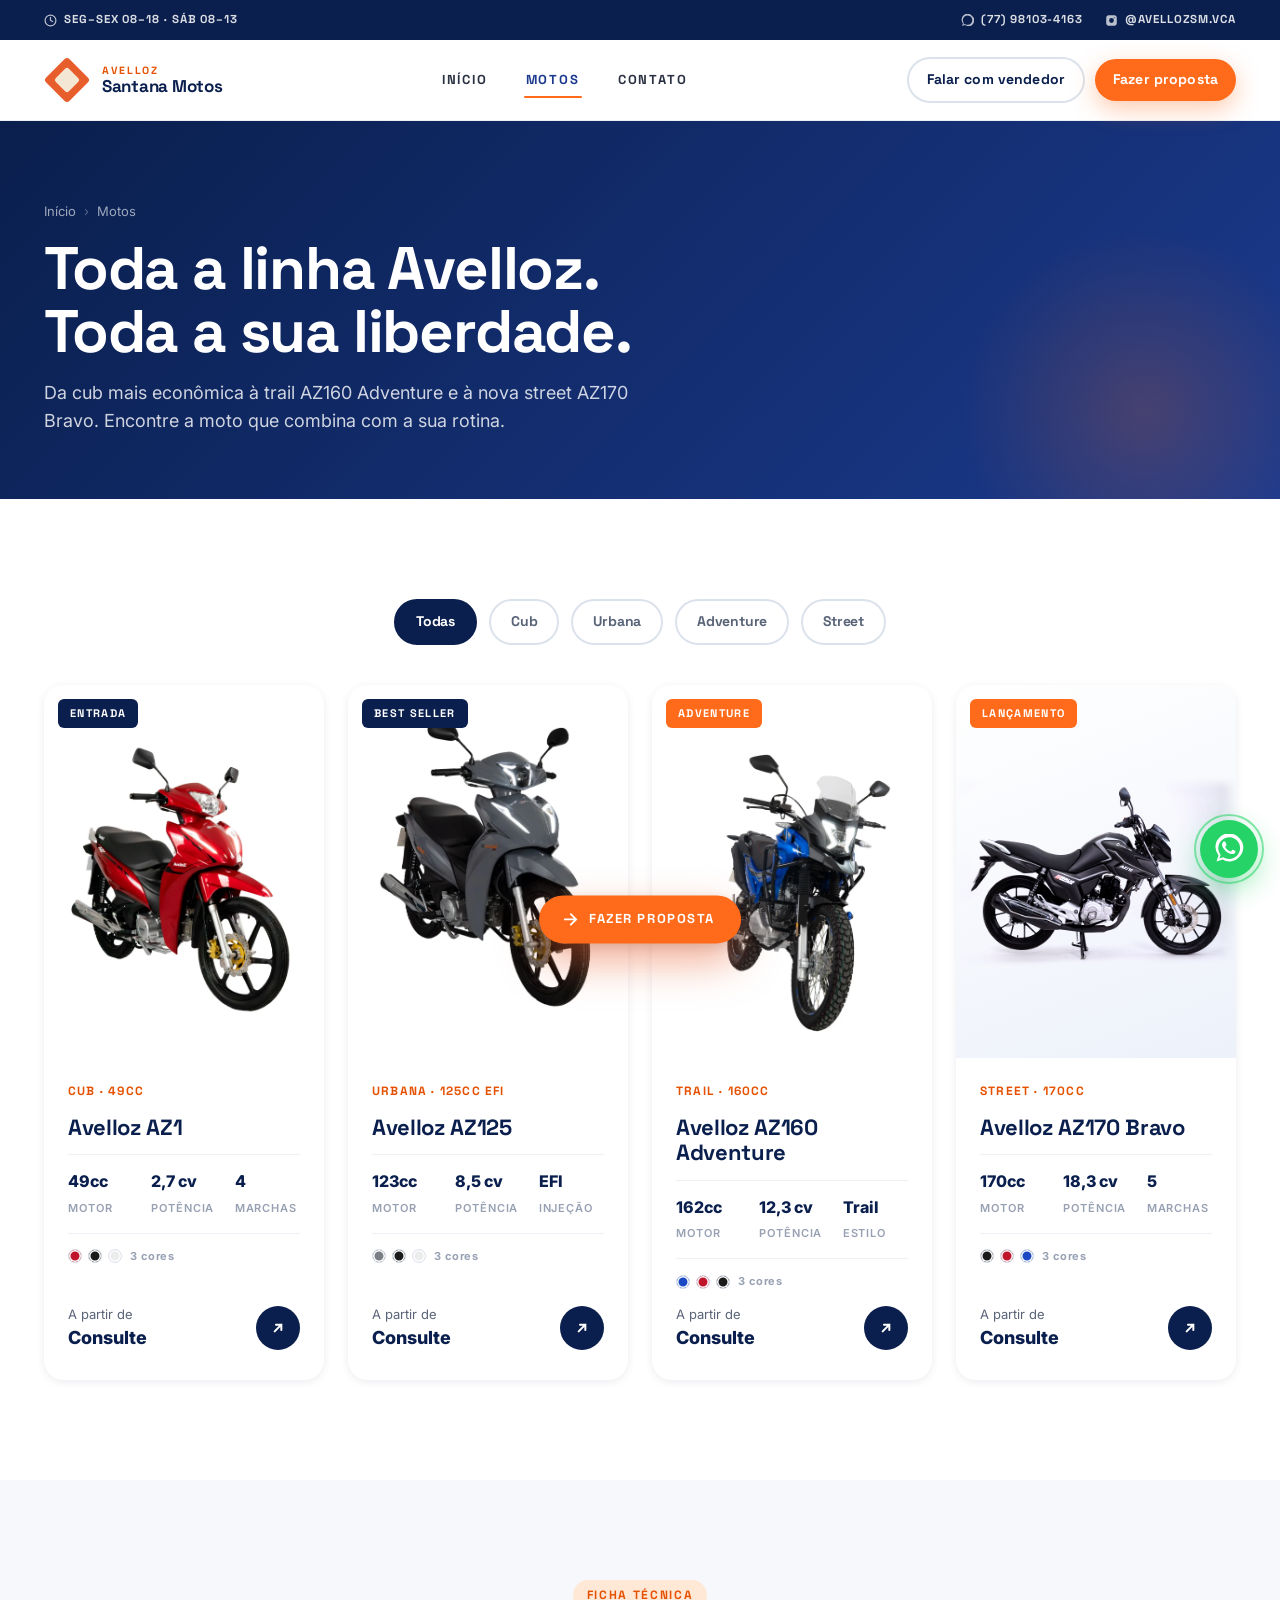
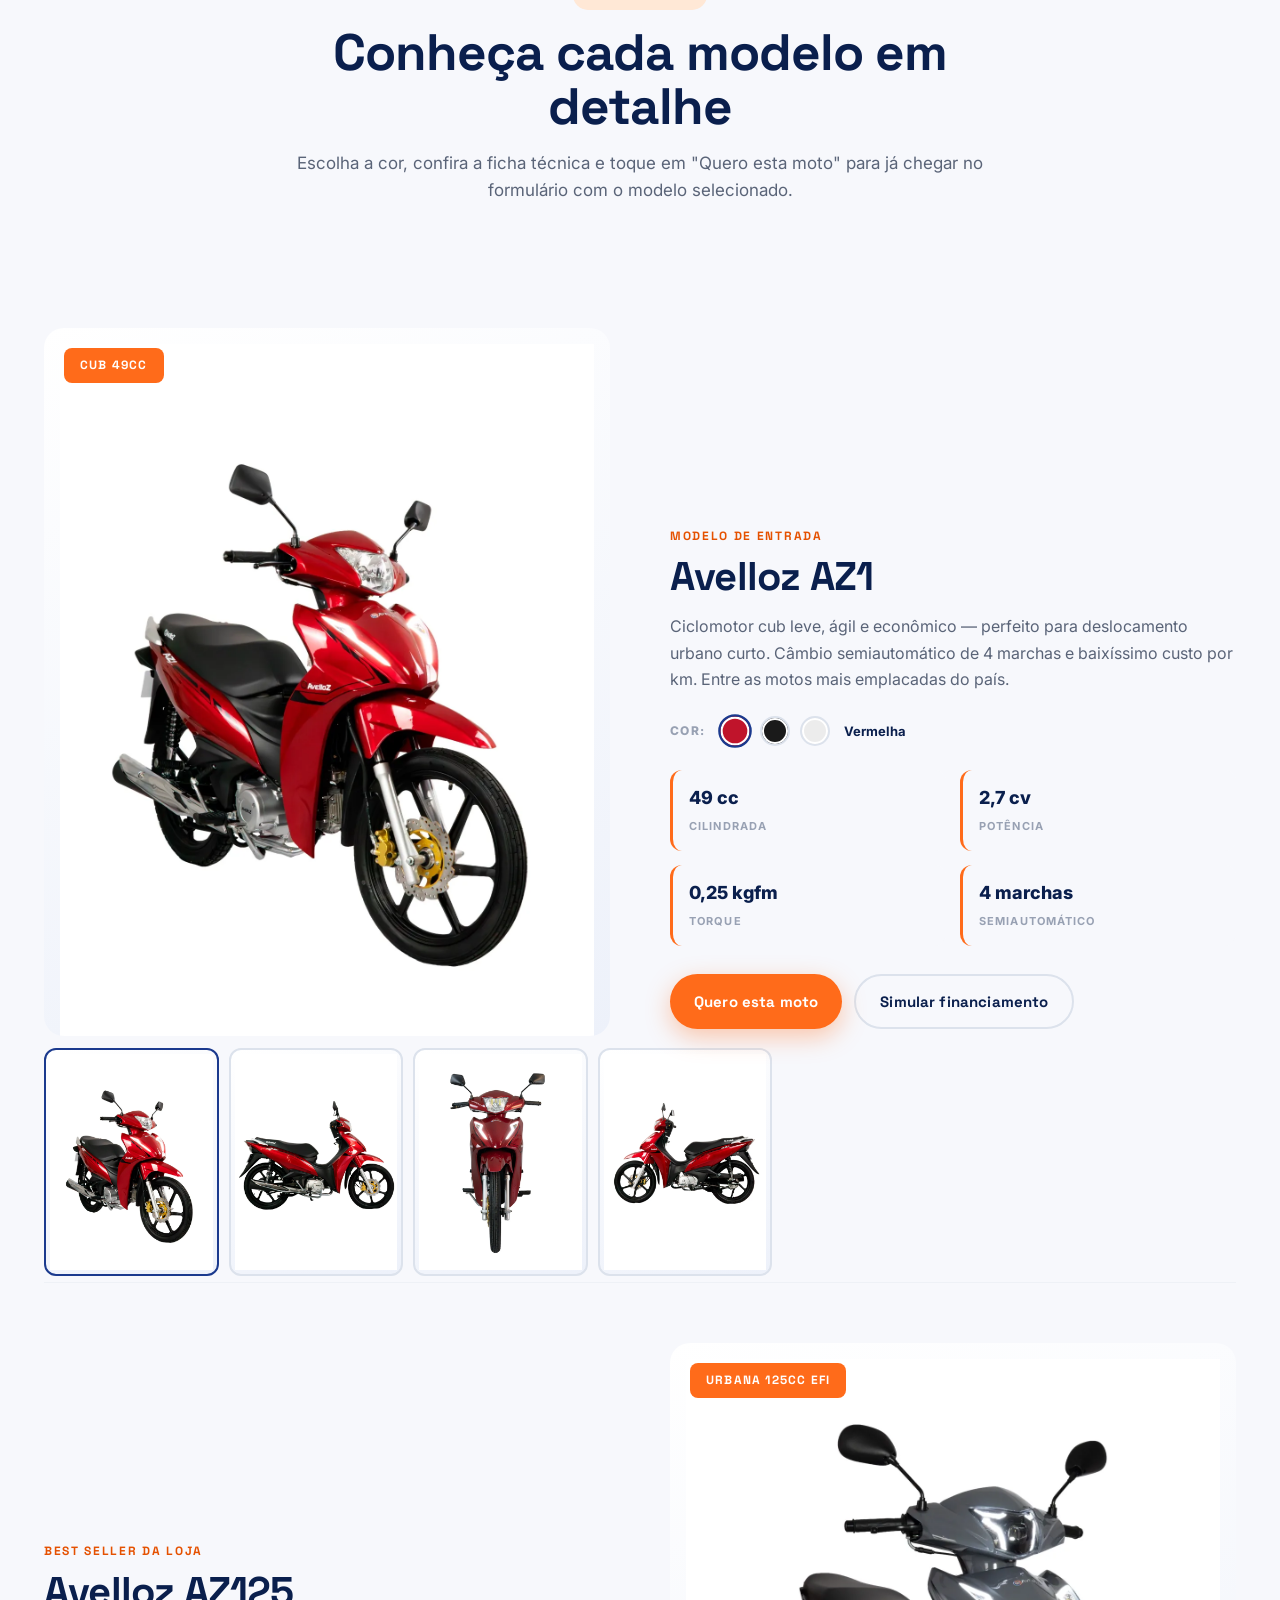
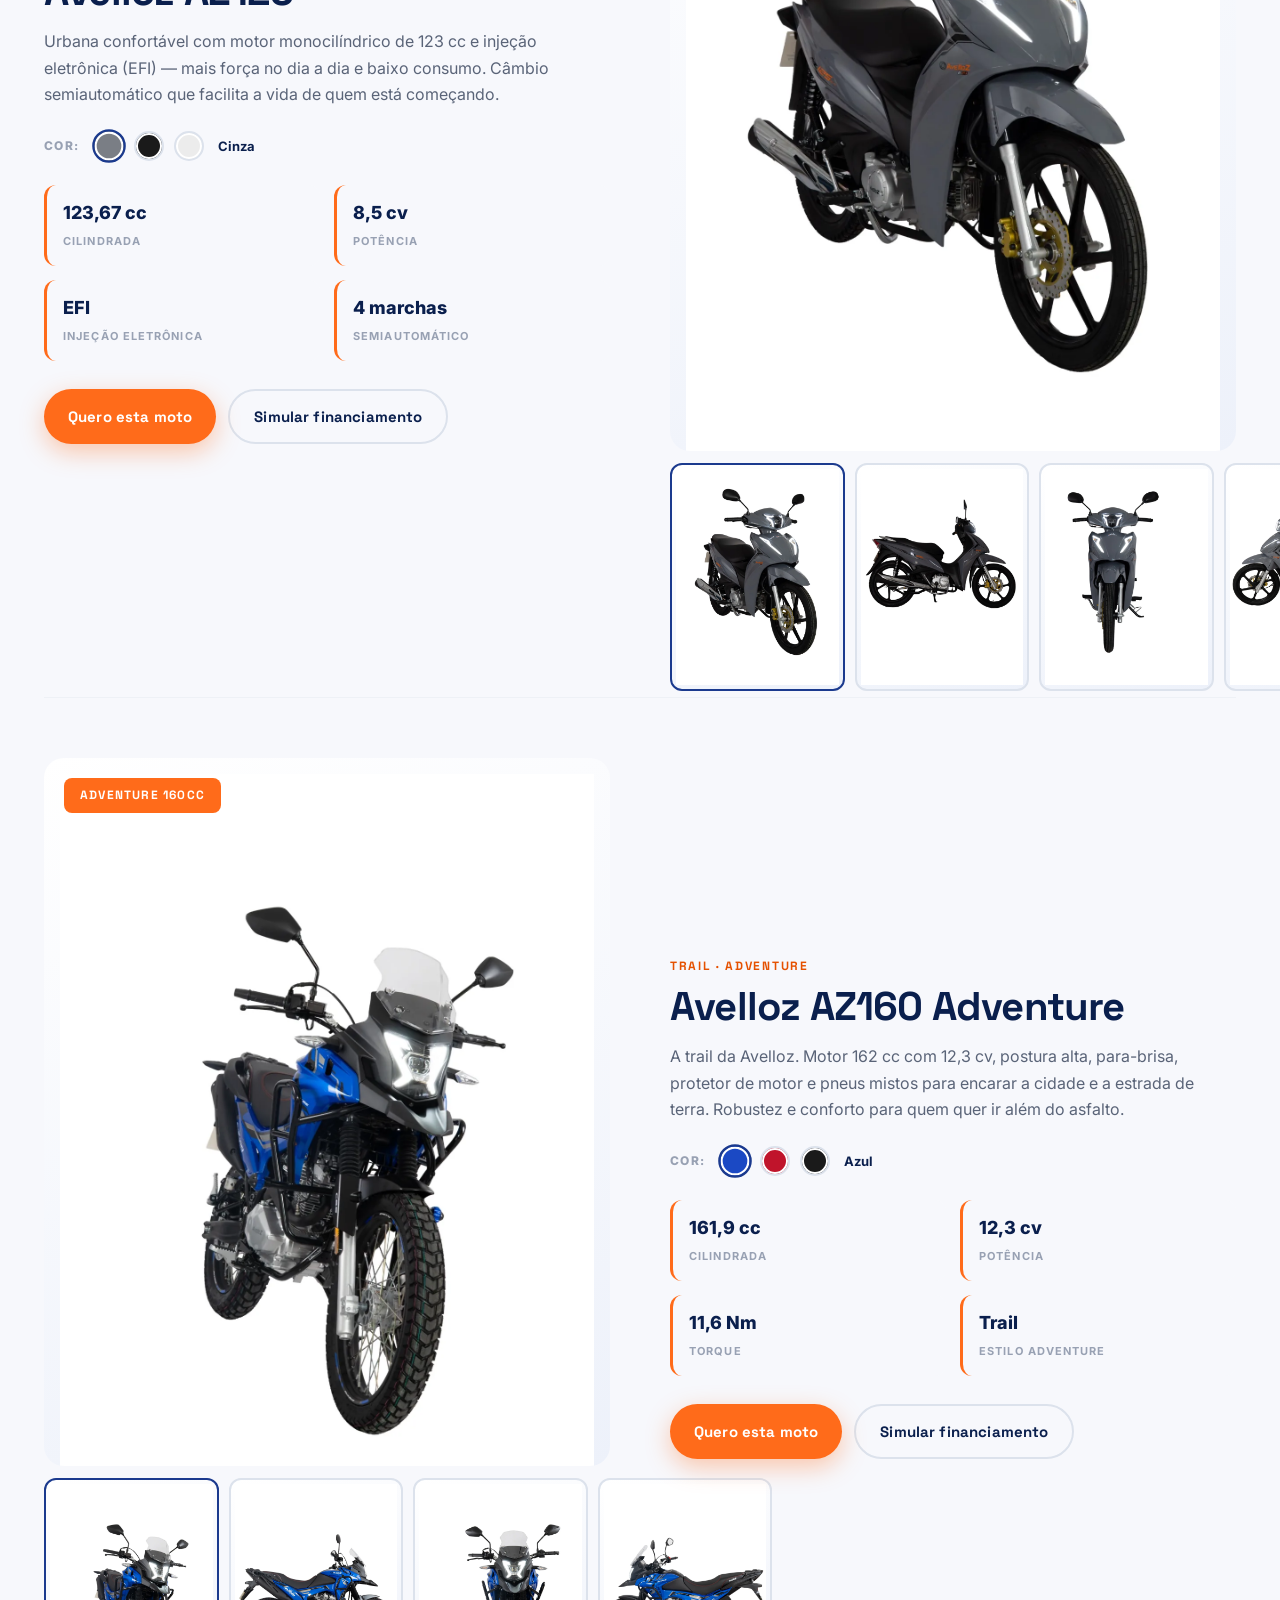
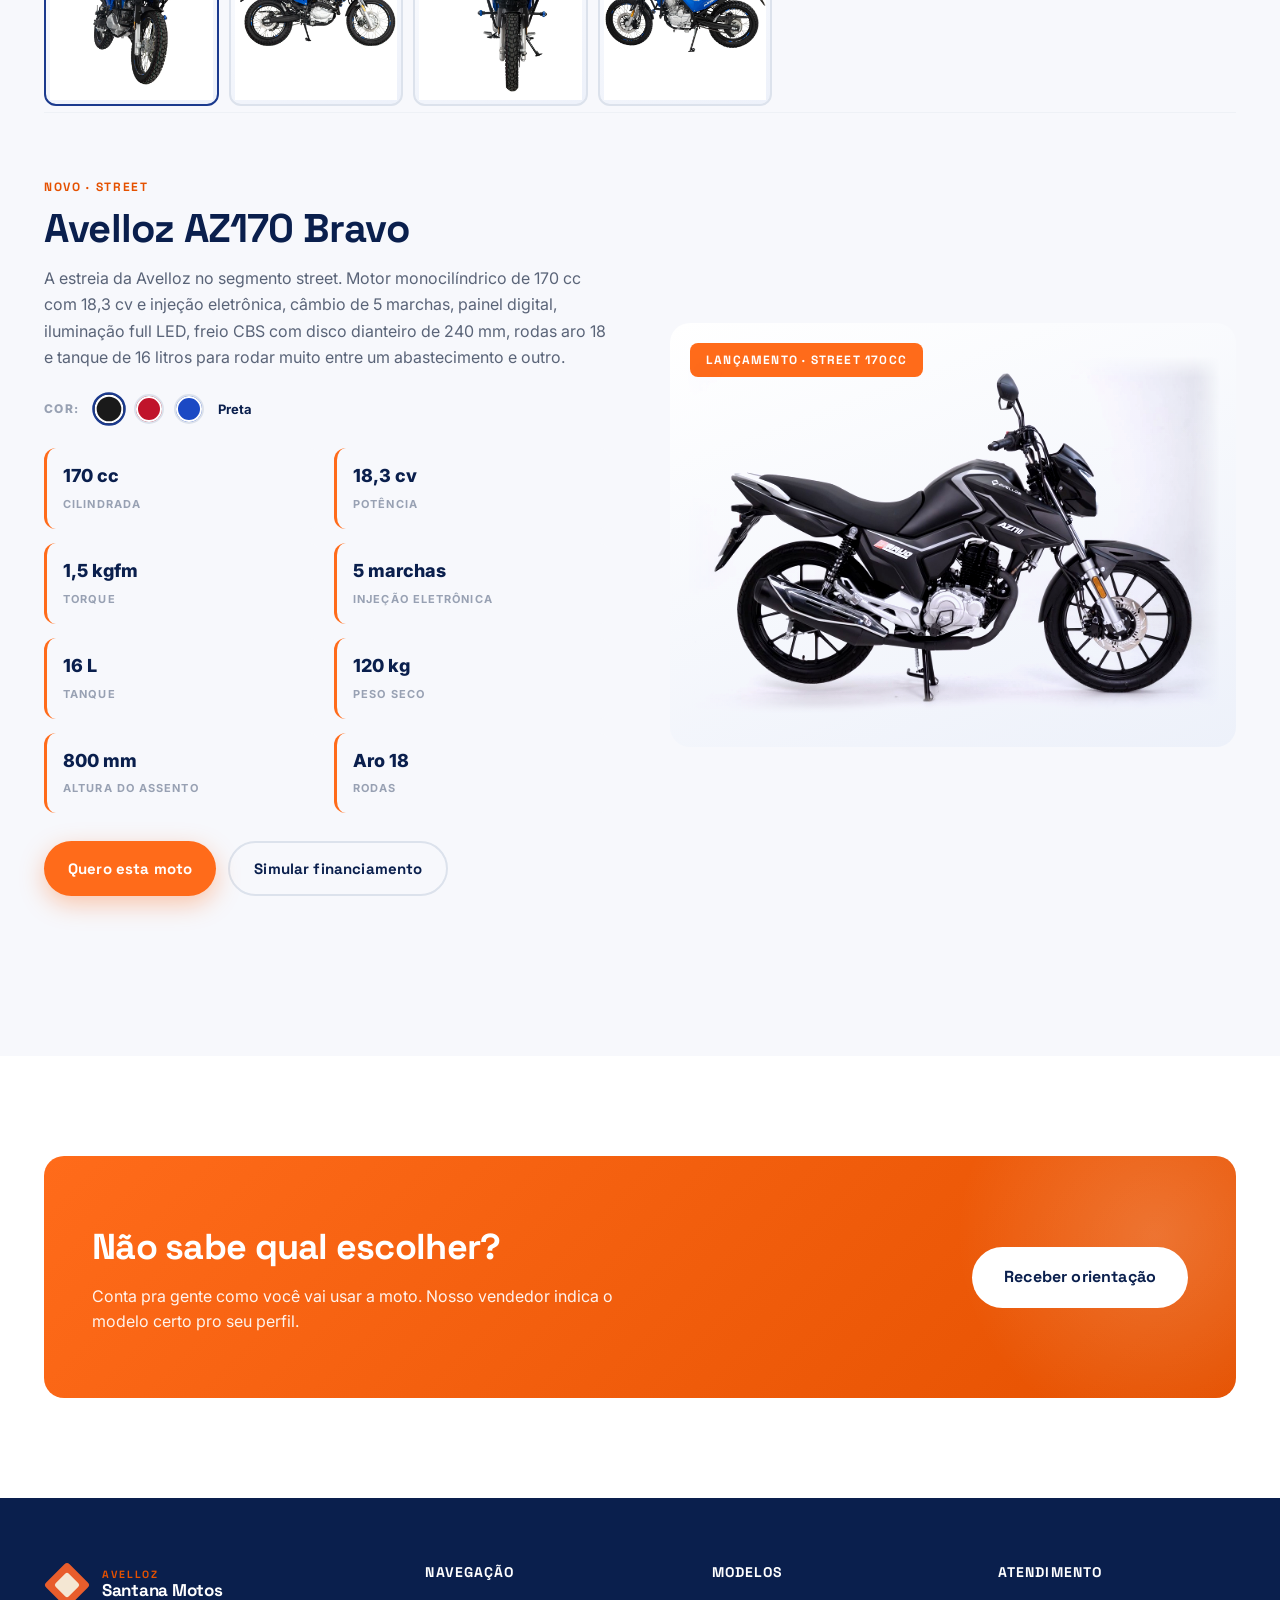
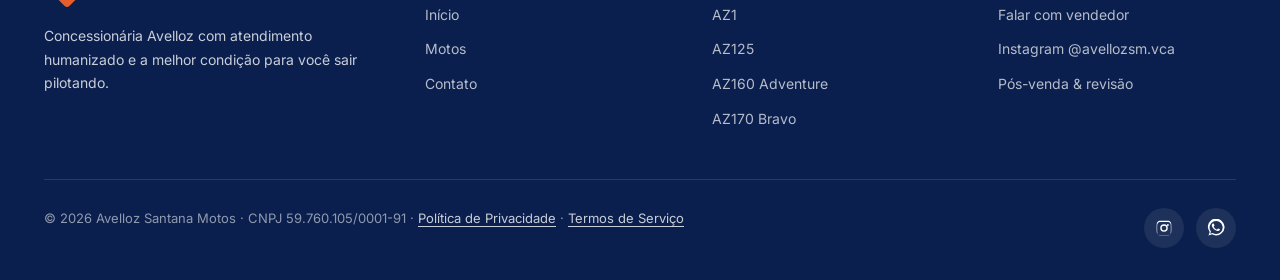
<file: motos.html>
<!DOCTYPE html>
<html lang="pt-BR">
<head>
  <meta charset="UTF-8" />
  <meta name="viewport" content="width=device-width, initial-scale=1.0" />
  <title>Motos Avelloz · AZ1, AZ125 EFI, AZ160 Adventure e AZ170 Bravo — Preços, Cores e Ficha Técnica</title>
  <meta name="description" content="Toda a linha Avelloz 0km na Bahia: AZ1 (49cc), AZ125 EFI (125cc), AZ160 Adventure (160cc trail) e o lançamento AZ170 Bravo (170cc street). Fotos, cores, ficha técnica e 5 anos de garantia. Financiamento facilitado." />
  <meta name="keywords" content="Avelloz AZ1, Avelloz AZ125, AZ125 EFI, AZ160 Adventure, moto Avelloz 0km, moto trail 160cc, moto cub 49cc, moto urbana 125cc, preço moto Avelloz Bahia, financiamento moto Avelloz, AZ170 Bravo, moto street 170cc" />
  <meta name="robots" content="index,follow,max-image-preview:large,max-snippet:-1" />
  <meta name="theme-color" content="#0A1F4D" />
  <meta name="geo.region" content="BR-BA" />
  <link rel="canonical" href="https://www.avellozsantanamotos.com.br/motos.html" />
  <link rel="icon" type="image/svg+xml" href="img/favicon.svg" />
  <link rel="apple-touch-icon" href="img/favicon.svg" />

  <!-- Open Graph -->
  <meta property="og:type" content="website" />
  <meta property="og:site_name" content="Avelloz Santana Motos" />
  <meta property="og:locale" content="pt_BR" />
  <meta property="og:title" content="Motos Avelloz · AZ1, AZ125 EFI, AZ160 Adventure e AZ170 Bravo — com 5 anos de garantia" />
  <meta property="og:description" content="Toda a linha Avelloz 0km na Bahia. Fotos, cores, ficha técnica e financiamento facilitado. 5 anos de garantia." />
  <meta property="og:url" content="https://www.avellozsantanamotos.com.br/motos.html" />
  <meta property="og:image" content="https://www.avellozsantanamotos.com.br/img/motos/az160-azul.jpg" />

  <!-- Twitter -->
  <meta name="twitter:card" content="summary_large_image" />
  <meta name="twitter:title" content="Motos Avelloz · AZ1, AZ125 EFI, AZ160 Adventure e AZ170 Bravo" />
  <meta name="twitter:description" content="Toda a linha Avelloz 0km, com 5 anos de garantia. Fotos, cores e ficha técnica." />
  <meta name="twitter:image" content="https://www.avellozsantanamotos.com.br/img/motos/az160-azul.jpg" />

  <link rel="preconnect" href="https://fonts.googleapis.com">
  <link rel="preconnect" href="https://fonts.gstatic.com" crossorigin>
  <link href="https://fonts.googleapis.com/css2?family=Inter:wght@400;500;600;700;800&family=Space+Grotesk:wght@500;600;700&display=swap" rel="stylesheet">
  <link rel="stylesheet" href="styles.css" />
  <script src="script.js" defer></script>

  <!-- JSON-LD: 3 produtos + breadcrumb + coleção -->
  <script type="application/ld+json">
  {
    "@context": "https://schema.org",
    "@graph": [
      {
        "@type": "BreadcrumbList",
        "itemListElement": [
          { "@type": "ListItem", "position": 1, "name": "Início", "item": "https://www.avellozsantanamotos.com.br/" },
          { "@type": "ListItem", "position": 2, "name": "Motos", "item": "https://www.avellozsantanamotos.com.br/motos.html" }
        ]
      },
      {
        "@type": "Product",
        "name": "Avelloz AZ1",
        "brand": {"@type":"Brand","name":"Avelloz"},
        "category": "Motocicleta Cub",
        "description": "Cub 49cc leve e econômico. Perfeito para deslocamento urbano curto. Câmbio semiautomático de 4 marchas.",
        "image": ["https://www.avellozsantanamotos.com.br/img/motos/az1-vermelha.jpg","https://www.avellozsantanamotos.com.br/img/motos/az1-preta.jpg","https://www.avellozsantanamotos.com.br/img/motos/az1-branca.jpg"],
        "offers": { "@type": "Offer", "priceCurrency": "BRL", "availability": "https://schema.org/InStock", "seller": {"@id":"https://www.avellozsantanamotos.com.br/#dealer"}, "warranty": {"@type":"WarrantyPromise","durationOfWarranty":{"@type":"QuantitativeValue","value":5,"unitCode":"ANN"}} }
      },
      {
        "@type": "Product",
        "name": "Avelloz AZ125 EFI",
        "brand": {"@type":"Brand","name":"Avelloz"},
        "category": "Motocicleta Urbana 125cc",
        "description": "Urbana 123cc com injeção eletrônica (EFI). Câmbio semiautomático que facilita a vida no dia a dia.",
        "image": ["https://www.avellozsantanamotos.com.br/img/motos/az125-cinza.jpg","https://www.avellozsantanamotos.com.br/img/motos/az125-preta.jpg","https://www.avellozsantanamotos.com.br/img/motos/az125-branca.jpg"],
        "offers": { "@type": "Offer", "priceCurrency": "BRL", "availability": "https://schema.org/InStock", "seller": {"@id":"https://www.avellozsantanamotos.com.br/#dealer"}, "warranty": {"@type":"WarrantyPromise","durationOfWarranty":{"@type":"QuantitativeValue","value":5,"unitCode":"ANN"}} }
      },
      {
        "@type": "Product",
        "name": "Avelloz AZ160 Adventure",
        "brand": {"@type":"Brand","name":"Avelloz"},
        "category": "Motocicleta Trail Adventure 160cc",
        "description": "Trail 162cc com 12,3cv, para-brisa, protetor de motor e pneus mistos. Para cidade e estrada de terra.",
        "image": ["https://www.avellozsantanamotos.com.br/img/motos/az160-azul.jpg","https://www.avellozsantanamotos.com.br/img/motos/az160-vermelha.jpg","https://www.avellozsantanamotos.com.br/img/motos/az160-preta.jpg"],
        "offers": { "@type": "Offer", "priceCurrency": "BRL", "availability": "https://schema.org/InStock", "seller": {"@id":"https://www.avellozsantanamotos.com.br/#dealer"}, "warranty": {"@type":"WarrantyPromise","durationOfWarranty":{"@type":"QuantitativeValue","value":5,"unitCode":"ANN"}} }
      },
      {
        "@type": "Product",
        "name": "Avelloz AZ170 Bravo",
        "brand": {"@type":"Brand","name":"Avelloz"},
        "category": "Motocicleta Street 170cc",
        "description": "Street 170cc com 18,3 cv, injeção eletrônica, 5 marchas, painel digital, iluminação full LED, freio CBS com disco de 240 mm, rodas aro 18 e tanque de 16 litros.",
        "image": ["https://www.avellozsantanamotos.com.br/img/motos/az170-bravo-preta.jpg"],
        "offers": { "@type": "Offer", "priceCurrency": "BRL", "seller": {"@id":"https://www.avellozsantanamotos.com.br/#dealer"} }
      }
    ]
  }
  </script>

  <!-- Meta Pixel Code -->
  <script>
  !function(f,b,e,v,n,t,s)
  {if(f.fbq)return;n=f.fbq=function(){n.callMethod?
  n.callMethod.apply(n,arguments):n.queue.push(arguments)};
  if(!f._fbq)f._fbq=n;n.push=n;n.loaded=!0;n.version='2.0';
  n.queue=[];t=b.createElement(e);t.async=!0;
  t.src=v;s=b.getElementsByTagName(e)[0];
  s.parentNode.insertBefore(t,s)}(window, document,'script',
  'https://connect.facebook.net/en_US/fbevents.js');
  fbq('init', '1850502926298813');
  fbq('track', 'PageView');
  </script>
  <noscript><img height="1" width="1" style="display:none"
  src="https://www.facebook.com/tr?id=1850502926298813&ev=PageView&noscript=1"
  /></noscript>
  <!-- End Meta Pixel Code -->
</head>
<body>

  <!-- Preloader -->
  <div class="preloader" aria-hidden="true">
    <svg viewBox="0 0 100 100" role="img" aria-label="Avelloz">
      <g transform="rotate(45 50 50)">
        <rect x="14" y="14" width="72" height="72" rx="8" ry="8" fill="#E85D2C"/>
        <rect x="30" y="30" width="40" height="40" rx="5" ry="5" fill="#F4E7D3"/>
      </g>
    </svg>
  </div>

  <!-- Header (same) -->
  <header class="site-header">
    <div class="topbar">
      <div class="container">
        <div class="topbar-left">
          <span class="topbar-item">
            <svg width="13" height="13" viewBox="0 0 24 24" fill="none" stroke="currentColor" stroke-width="2.2" stroke-linecap="round"><circle cx="12" cy="12" r="10"/><path d="M12 6v6l4 2"/></svg>
            Seg–Sex 08–18 · Sáb 08–13
          </span>
        </div>
        <div class="topbar-right">
          <a href="https://wa.me/5577981034163" target="_blank" rel="noopener" class="topbar-item">
            <svg width="13" height="13" viewBox="0 0 24 24" fill="currentColor"><path d="M20.5 3.5A10.5 10.5 0 0 0 3.6 17.2L2 22l4.9-1.6A10.4 10.4 0 0 0 12 22a10.5 10.5 0 0 0 8.5-18.5zM12 20a8.7 8.7 0 0 1-4.4-1.2l-.3-.2-3 1 1-2.9-.2-.3a8.7 8.7 0 1 1 6.9 3.6z"/></svg>
            (77) 98103-4163
          </a>
          <a href="https://www.instagram.com/avellozsm.vca" target="_blank" rel="noopener" class="topbar-item">
            <svg width="13" height="13" viewBox="0 0 24 24" fill="currentColor"><path d="M12 2.2c3.2 0 3.6 0 4.8.1 1.2 0 1.8.2 2.2.4.6.2 1 .5 1.4.9.4.4.7.8.9 1.4.2.4.3 1 .4 2.2.1 1.2.1 1.6.1 4.8s0 3.6-.1 4.8c0 1.2-.2 1.8-.4 2.2-.2.6-.5 1-.9 1.4-.4.4-.8.7-1.4.9-.4.2-1 .3-2.2.4-1.2.1-1.6.1-4.8.1s-3.6 0-4.8-.1c-1.2 0-1.8-.2-2.2-.4-.6-.2-1-.5-1.4-.9-.4-.4-.7-.8-.9-1.4-.2-.4-.3-1-.4-2.2C2.2 15.6 2.2 15.2 2.2 12s0-3.6.1-4.8c0-1.2.2-1.8.4-2.2.2-.6.5-1 .9-1.4.4-.4.8-.7 1.4-.9.4-.2 1-.3 2.2-.4C8.4 2.2 8.8 2.2 12 2.2zm0 5.4a4.4 4.4 0 1 0 0 8.8 4.4 4.4 0 0 0 0-8.8zm5.1-1.6a1 1 0 1 0 0 2 1 1 0 0 0 0-2z"/></svg>
            @avellozsm.vca
          </a>
        </div>
      </div>
    </div>
    <div class="container nav">
      <a href="index.html" class="brand">
        <div class="brand-mark"><img src="img/logo-mark.svg" alt="Avelloz" /></div>
        <div class="brand-name"><small>Avelloz</small>Santana Motos</div>
      </a>
      <nav class="nav-links">
        <a href="index.html">Início</a>
        <a href="motos.html" class="active">Motos</a>
        <a href="contato.html">Contato</a>
      </nav>
      <div class="nav-cta">
        <a href="contato.html" class="btn btn-ghost btn-sm">Falar com vendedor</a>
        <a href="contato.html" class="btn btn-primary btn-sm">Fazer proposta</a>
        <button class="menu-toggle" aria-label="Abrir menu"><span></span></button>
      </div>
    </div>
  </header>

  <!-- Page hero -->
  <section class="page-hero">
    <div class="container">
      <div class="breadcrumb">
        <a href="index.html">Início</a>
        <span class="sep">›</span>
        <span>Motos</span>
      </div>
      <h1>Toda a linha Avelloz.<br/>Toda a sua liberdade.</h1>
      <p>Da cub mais econômica à trail AZ160 Adventure e à nova street AZ170 Bravo. Encontre a moto que combina com a sua rotina.</p>
    </div>
  </section>

  <!-- Filters + grid -->
  <section class="section">
    <div class="container">

      <div class="filters" role="tablist">
        <button class="filter-chip active" data-filter="all">Todas</button>
        <button class="filter-chip" data-filter="cub">Cub</button>
        <button class="filter-chip" data-filter="urbana">Urbana</button>
        <button class="filter-chip" data-filter="adventure">Adventure</button>
        <button class="filter-chip" data-filter="street">Street</button>
      </div>

      <div class="moto-grid">

        <article class="moto-card" data-category="cub">
          <div class="visual">
            <span class="tag">Entrada</span>
            <img src="img/motos/az1-vermelha.webp" alt="Avelloz AZ1 vermelha" loading="lazy" />
          </div>
          <div class="body">
            <span class="category">Cub · 49cc</span>
            <h3>Avelloz AZ1</h3>
            <div class="specs-mini">
              <div><strong>49cc</strong><span>Motor</span></div>
              <div><strong>2,7 cv</strong><span>Potência</span></div>
              <div><strong>4</strong><span>Marchas</span></div>
            </div>
            <div class="color-dots">
              <i style="--c:#C0142B"></i><i style="--c:#1A1A1A"></i><i style="--c:#ECECEC"></i>
              <small>3 cores</small>
            </div>
            <div class="card-cta">
              <div class="price">A partir de<strong>Consulte</strong></div>
              <a href="#az1" class="arrow" aria-label="Ver detalhes da AZ1">
                <svg width="16" height="16" viewBox="0 0 24 24" fill="none" stroke="currentColor" stroke-width="3" stroke-linecap="round"><path d="M7 17L17 7M9 7h8v8"/></svg>
              </a>
            </div>
          </div>
        </article>

        <article class="moto-card" data-category="urbana">
          <div class="visual">
            <span class="tag">Best seller</span>
            <img src="img/motos/az125-cinza.webp" alt="Avelloz AZ125 cinza" loading="lazy" />
          </div>
          <div class="body">
            <span class="category">Urbana · 125cc EFI</span>
            <h3>Avelloz AZ125</h3>
            <div class="specs-mini">
              <div><strong>123cc</strong><span>Motor</span></div>
              <div><strong>8,5 cv</strong><span>Potência</span></div>
              <div><strong>EFI</strong><span>Injeção</span></div>
            </div>
            <div class="color-dots">
              <i style="--c:#7A7E85"></i><i style="--c:#1A1A1A"></i><i style="--c:#ECECEC"></i>
              <small>3 cores</small>
            </div>
            <div class="card-cta">
              <div class="price">A partir de<strong>Consulte</strong></div>
              <a href="#az125" class="arrow" aria-label="Ver detalhes da AZ125">
                <svg width="16" height="16" viewBox="0 0 24 24" fill="none" stroke="currentColor" stroke-width="3" stroke-linecap="round"><path d="M7 17L17 7M9 7h8v8"/></svg>
              </a>
            </div>
          </div>
        </article>

        <article class="moto-card" data-category="adventure">
          <div class="visual">
            <span class="tag new">Adventure</span>
            <img src="img/motos/az160-azul.webp" alt="Avelloz AZ160 Adventure azul" loading="lazy" />
          </div>
          <div class="body">
            <span class="category">Trail · 160cc</span>
            <h3>Avelloz AZ160 Adventure</h3>
            <div class="specs-mini">
              <div><strong>162cc</strong><span>Motor</span></div>
              <div><strong>12,3 cv</strong><span>Potência</span></div>
              <div><strong>Trail</strong><span>Estilo</span></div>
            </div>
            <div class="color-dots">
              <i style="--c:#1B49C4"></i><i style="--c:#C0142B"></i><i style="--c:#1A1A1A"></i>
              <small>3 cores</small>
            </div>
            <div class="card-cta">
              <div class="price">A partir de<strong>Consulte</strong></div>
              <a href="#az160" class="arrow" aria-label="Ver detalhes da AZ160 Adventure">
                <svg width="16" height="16" viewBox="0 0 24 24" fill="none" stroke="currentColor" stroke-width="3" stroke-linecap="round"><path d="M7 17L17 7M9 7h8v8"/></svg>
              </a>
            </div>
          </div>
        </article>

        <article class="moto-card" data-category="street">
          <div class="visual visual-studio">
            <span class="tag new">Lançamento</span>
            <img src="img/motos/az170-bravo-preta.jpg" alt="Avelloz AZ170 Bravo preta" loading="lazy" />
          </div>
          <div class="body">
            <span class="category">Street · 170cc</span>
            <h3>Avelloz AZ170 Bravo</h3>
            <div class="specs-mini">
              <div><strong>170cc</strong><span>Motor</span></div>
              <div><strong>18,3 cv</strong><span>Potência</span></div>
              <div><strong>5</strong><span>Marchas</span></div>
            </div>
            <div class="color-dots">
              <i style="--c:#1A1A1A"></i><i style="--c:#C0142B"></i><i style="--c:#1B49C4"></i>
              <small>3 cores</small>
            </div>
            <div class="card-cta">
              <div class="price">A partir de<strong>Consulte</strong></div>
              <a href="#az170" class="arrow" aria-label="Ver detalhes da AZ170 Bravo">
                <svg width="16" height="16" viewBox="0 0 24 24" fill="none" stroke="currentColor" stroke-width="3" stroke-linecap="round"><path d="M7 17L17 7M9 7h8v8"/></svg>
              </a>
            </div>
          </div>
        </article>

      </div>
    </div>
  </section>

  <!-- Detalhe estilo CB650R: linhas alternadas por modelo -->
  <section class="section section-light">
    <div class="container">
      <div class="section-header">
        <span class="section-eyebrow">Ficha técnica</span>
        <h2>Conheça cada modelo em detalhe</h2>
        <p>Escolha a cor, confira a ficha técnica e toque em "Quero esta moto" para já chegar no formulário com o modelo selecionado.</p>
      </div>

      <!-- AZ1 -->
      <article class="model-strip" id="az1">
        <div class="gallery">
          <div class="visual">
            <span class="ribbon">Cub 49cc</span>
            <img src="img/motos/az1-vermelha.webp" alt="Avelloz AZ1 vermelha" data-model-img />
          </div>
          <div class="gallery-thumbs" data-thumbs></div>
        </div>
        <div>
          <span class="cat">Modelo de entrada</span>
          <h3>Avelloz AZ1</h3>
          <p class="desc">Ciclomotor cub leve, ágil e econômico — perfeito para deslocamento urbano curto. Câmbio semiautomático de 4 marchas e baixíssimo custo por km. Entre as motos mais emplacadas do país.</p>
          <div class="color-picker">
            <span class="color-label">Cor:</span>
            <div class="swatches">
              <button type="button" class="swatch active" style="--c:#C0142B" data-imgs="img/motos/az1-vermelha.webp,img/motos/az1-vermelha-lateral.webp,img/motos/az1-vermelha-frente.webp,img/motos/az1-vermelha-esquerda.webp" data-cor="Vermelha" aria-label="Vermelha"></button>
              <button type="button" class="swatch" style="--c:#1A1A1A" data-imgs="img/motos/az1-preta.webp,img/motos/az1-preta-lateral.webp,img/motos/az1-preta-frente.webp,img/motos/az1-preta-esquerda.webp" data-cor="Preta" aria-label="Preta"></button>
              <button type="button" class="swatch" style="--c:#ECECEC" data-imgs="img/motos/az1-branca.webp,img/motos/az1-branca-lateral.webp,img/motos/az1-branca-frente.webp,img/motos/az1-branca-esquerda.webp" data-cor="Branca" aria-label="Branca"></button>
            </div>
            <span class="selected-cor" data-cor-label>Vermelha</span>
          </div>
          <div class="specs">
            <div><strong>49 cc</strong><span>Cilindrada</span></div>
            <div><strong>2,7 cv</strong><span>Potência</span></div>
            <div><strong>0,25 kgfm</strong><span>Torque</span></div>
            <div><strong>4 marchas</strong><span>Semiautomático</span></div>
          </div>
          <div class="strip-actions">
            <a href="contato.html?modelo=AZ1" class="btn btn-primary" data-cta>Quero esta moto</a>
            <a href="contato.html" class="btn btn-ghost">Simular financiamento</a>
          </div>
        </div>
      </article>

      <!-- AZ125 -->
      <article class="model-strip reverse" id="az125">
        <div class="gallery">
          <div class="visual">
            <span class="ribbon">Urbana 125cc EFI</span>
            <img src="img/motos/az125-cinza.webp" alt="Avelloz AZ125 cinza" data-model-img />
          </div>
          <div class="gallery-thumbs" data-thumbs></div>
        </div>
        <div>
          <span class="cat">Best seller da loja</span>
          <h3>Avelloz AZ125</h3>
          <p class="desc">Urbana confortável com motor monocilíndrico de 123 cc e injeção eletrônica (EFI) — mais força no dia a dia e baixo consumo. Câmbio semiautomático que facilita a vida de quem está começando.</p>
          <div class="color-picker">
            <span class="color-label">Cor:</span>
            <div class="swatches">
              <button type="button" class="swatch active" style="--c:#7A7E85" data-imgs="img/motos/az125-cinza.webp,img/motos/az125-cinza-lateral.webp,img/motos/az125-cinza-frente.webp,img/motos/az125-cinza-esquerda.webp" data-cor="Cinza" aria-label="Cinza"></button>
              <button type="button" class="swatch" style="--c:#1A1A1A" data-imgs="img/motos/az125-preta.webp,img/motos/az125-preta-lateral.webp,img/motos/az125-preta-frente.webp,img/motos/az125-preta-esquerda.webp" data-cor="Preta" aria-label="Preta"></button>
              <button type="button" class="swatch" style="--c:#ECECEC" data-imgs="img/motos/az125-branca.webp,img/motos/az125-branca-lateral.webp,img/motos/az125-branca-frente.webp,img/motos/az125-branca-esquerda.webp" data-cor="Branca" aria-label="Branca"></button>
            </div>
            <span class="selected-cor" data-cor-label>Cinza</span>
          </div>
          <div class="specs">
            <div><strong>123,67 cc</strong><span>Cilindrada</span></div>
            <div><strong>8,5 cv</strong><span>Potência</span></div>
            <div><strong>EFI</strong><span>Injeção eletrônica</span></div>
            <div><strong>4 marchas</strong><span>Semiautomático</span></div>
          </div>
          <div class="strip-actions">
            <a href="contato.html?modelo=AZ125" class="btn btn-primary" data-cta>Quero esta moto</a>
            <a href="contato.html" class="btn btn-ghost">Simular financiamento</a>
          </div>
        </div>
      </article>

      <!-- AZ160 Adventure -->
      <article class="model-strip" id="az160">
        <div class="gallery">
          <div class="visual">
            <span class="ribbon">Adventure 160cc</span>
            <img src="img/motos/az160-azul.webp" alt="Avelloz AZ160 Adventure azul" data-model-img />
          </div>
          <div class="gallery-thumbs" data-thumbs></div>
        </div>
        <div>
          <span class="cat">Trail · Adventure</span>
          <h3>Avelloz AZ160 Adventure</h3>
          <p class="desc">A trail da Avelloz. Motor 162 cc com 12,3 cv, postura alta, para-brisa, protetor de motor e pneus mistos para encarar a cidade e a estrada de terra. Robustez e conforto para quem quer ir além do asfalto.</p>
          <div class="color-picker">
            <span class="color-label">Cor:</span>
            <div class="swatches">
              <button type="button" class="swatch active" style="--c:#1B49C4" data-imgs="img/motos/az160-azul.webp,img/motos/az160-azul-lateral.webp,img/motos/az160-azul-frente.webp,img/motos/az160-azul-esquerda.webp" data-cor="Azul" aria-label="Azul"></button>
              <button type="button" class="swatch" style="--c:#C0142B" data-imgs="img/motos/az160-vermelha.webp,img/motos/az160-vermelha-lateral.webp,img/motos/az160-vermelha-frente.webp,img/motos/az160-vermelha-esquerda.webp" data-cor="Vermelha" aria-label="Vermelha"></button>
              <button type="button" class="swatch" style="--c:#1A1A1A" data-imgs="img/motos/az160-preta.webp,img/motos/az160-preta-lateral.webp,img/motos/az160-preta-frente.webp,img/motos/az160-preta-esquerda.webp" data-cor="Preta" aria-label="Preta"></button>
            </div>
            <span class="selected-cor" data-cor-label>Azul</span>
          </div>
          <div class="specs">
            <div><strong>161,9 cc</strong><span>Cilindrada</span></div>
            <div><strong>12,3 cv</strong><span>Potência</span></div>
            <div><strong>11,6 Nm</strong><span>Torque</span></div>
            <div><strong>Trail</strong><span>Estilo adventure</span></div>
          </div>
          <div class="strip-actions">
            <a href="contato.html?modelo=AZ160+Adventure" class="btn btn-primary" data-cta>Quero esta moto</a>
            <a href="contato.html" class="btn btn-ghost">Simular financiamento</a>
          </div>
        </div>
      </article>

      <!-- AZ170 Bravo -->
      <article class="model-strip reverse" id="az170">
        <div class="gallery">
          <div class="visual visual-studio">
            <span class="ribbon">Lançamento · Street 170cc</span>
            <img src="img/motos/az170-bravo-preta.jpg" alt="Avelloz AZ170 Bravo preta" data-model-img />
          </div>
        </div>
        <div>
          <span class="cat">Novo · Street</span>
          <h3>Avelloz AZ170 Bravo</h3>
          <p class="desc">A estreia da Avelloz no segmento street. Motor monocilíndrico de 170 cc com 18,3 cv e injeção eletrônica, câmbio de 5 marchas, painel digital, iluminação full LED, freio CBS com disco dianteiro de 240 mm, rodas aro 18 e tanque de 16 litros para rodar muito entre um abastecimento e outro.</p>
          <div class="color-picker">
            <span class="color-label">Cor:</span>
            <div class="swatches">
              <button type="button" class="swatch active" style="--c:#1A1A1A" data-imgs="img/motos/az170-bravo-preta.jpg" data-cor="Preta" aria-label="Preta"></button>
              <button type="button" class="swatch" style="--c:#C0142B" data-cor="Vermelha" aria-label="Vermelha"></button>
              <button type="button" class="swatch" style="--c:#1B49C4" data-cor="Azul" aria-label="Azul"></button>
            </div>
            <span class="selected-cor" data-cor-label>Preta</span>
          </div>
          <div class="specs">
            <div><strong>170 cc</strong><span>Cilindrada</span></div>
            <div><strong>18,3 cv</strong><span>Potência</span></div>
            <div><strong>1,5 kgfm</strong><span>Torque</span></div>
            <div><strong>5 marchas</strong><span>Injeção eletrônica</span></div>
            <div><strong>16 L</strong><span>Tanque</span></div>
            <div><strong>120 kg</strong><span>Peso seco</span></div>
            <div><strong>800 mm</strong><span>Altura do assento</span></div>
            <div><strong>Aro 18</strong><span>Rodas</span></div>
          </div>
          <div class="strip-actions">
            <a href="contato.html?modelo=AZ170+Bravo" class="btn btn-primary" data-cta>Quero esta moto</a>
            <a href="contato.html?modelo=AZ170+Bravo&tab=simulation" class="btn btn-ghost">Simular financiamento</a>
          </div>
        </div>
      </article>
    </div>
  </section>

  <!-- CTA -->
  <section class="section">
    <div class="container">
      <div class="cta-banner">
        <div>
          <h3>Não sabe qual escolher?</h3>
          <p>Conta pra gente como você vai usar a moto. Nosso vendedor indica o modelo certo pro seu perfil.</p>
        </div>
        <a href="contato.html" class="btn btn-white btn-lg">Receber orientação</a>
      </div>
    </div>
  </section>

  <!-- Footer -->
  <footer class="site-footer">
    <div class="container">
      <div class="footer-grid">
        <div>
          <a href="index.html" class="brand">
            <div class="brand-mark"><img src="img/logo-mark.svg" alt="Avelloz" /></div>
            <div class="brand-name"><small>Avelloz</small>Santana Motos</div>
          </a>
          <p class="about">Concessionária Avelloz com atendimento humanizado e a melhor condição para você sair pilotando.</p>
        </div>
        <div class="footer-col">
          <h4>Navegação</h4>
          <ul>
            <li><a href="index.html">Início</a></li>
            <li><a href="motos.html">Motos</a></li>
            <li><a href="contato.html">Contato</a></li>
          </ul>
        </div>
        <div class="footer-col">
          <h4>Modelos</h4>
          <ul>
            <li><a href="motos.html#az1">AZ1</a></li>
            <li><a href="motos.html#az125">AZ125</a></li>
            <li><a href="motos.html#az160">AZ160 Adventure</a></li>
            <li><a href="motos.html#az170">AZ170 Bravo</a></li>
          </ul>
        </div>
        <div class="footer-col">
          <h4>Atendimento</h4>
          <ul>
            <li><a href="contato.html">Falar com vendedor</a></li>
            <li><a href="https://www.instagram.com/avellozsm.vca" target="_blank" rel="noopener">Instagram @avellozsm.vca</a></li>
            <li><a href="contato.html">Pós-venda &amp; revisão</a></li>
          </ul>
        </div>
      </div>
      <div class="footer-bottom">
        <span>© <span data-year>2026</span> Avelloz Santana Motos · CNPJ 59.760.105/0001-91 · <a href="politica-de-privacidade.html">Política de Privacidade</a> · <a href="termos-de-servico.html">Termos de Serviço</a></span>
        <div class="social-row">
          <a href="https://www.instagram.com/avellozsm.vca" target="_blank" rel="noopener" aria-label="Instagram">
            <svg viewBox="0 0 24 24"><path d="M12 2.2c3.2 0 3.6 0 4.8.1 1.2 0 1.8.2 2.2.4.6.2 1 .5 1.4.9.4.4.7.8.9 1.4.2.4.3 1 .4 2.2.1 1.2.1 1.6.1 4.8s0 3.6-.1 4.8c0 1.2-.2 1.8-.4 2.2-.2.6-.5 1-.9 1.4-.4.4-.8.7-1.4.9-.4.2-1 .3-2.2.4-1.2.1-1.6.1-4.8.1s-3.6 0-4.8-.1c-1.2 0-1.8-.2-2.2-.4-.6-.2-1-.5-1.4-.9-.4-.4-.7-.8-.9-1.4-.2-.4-.3-1-.4-2.2C2.2 15.6 2.2 15.2 2.2 12s0-3.6.1-4.8c0-1.2.2-1.8.4-2.2.2-.6.5-1 .9-1.4.4-.4.8-.7 1.4-.9.4-.2 1-.3 2.2-.4C8.4 2.2 8.8 2.2 12 2.2zm0 1.8c-3.1 0-3.5 0-4.7.1-1.1 0-1.6.2-2 .3-.5.2-.8.4-1.2.8s-.6.7-.8 1.2c-.1.4-.3.9-.3 2-.1 1.2-.1 1.5-.1 4.6s0 3.5.1 4.7c0 1.1.2 1.6.3 2 .2.5.4.8.8 1.2s.7.6 1.2.8c.4.1.9.3 2 .3 1.2.1 1.5.1 4.7.1s3.5 0 4.7-.1c1.1 0 1.6-.2 2-.3.5-.2.8-.4 1.2-.8s.6-.7.8-1.2c.1-.4.3-.9.3-2 .1-1.2.1-1.5.1-4.7s0-3.5-.1-4.7c0-1.1-.2-1.6-.3-2-.2-.5-.4-.8-.8-1.2s-.7-.6-1.2-.8c-.4-.1-.9-.3-2-.3-1.2-.1-1.6-.1-4.7-.1zm0 3.1a5 5 0 1 1 0 10 5 5 0 0 1 0-10zm0 1.8a3.2 3.2 0 1 0 0 6.4 3.2 3.2 0 0 0 0-6.4zm5.2-2.1a1.2 1.2 0 1 1 0 2.4 1.2 1.2 0 0 1 0-2.4z"/></svg>
          </a>
          <a href="https://wa.me/5577981034163" target="_blank" rel="noopener" aria-label="WhatsApp">
            <svg viewBox="0 0 24 24"><path d="M20.5 3.5A10.5 10.5 0 0 0 3.6 17.2L2 22l4.9-1.6A10.4 10.4 0 0 0 12 22h.1a10.5 10.5 0 0 0 7.4-3 10.5 10.5 0 0 0 1-15.5zM12 20a8.7 8.7 0 0 1-4.4-1.2l-.3-.2-3 1 1-2.9-.2-.3a8.7 8.7 0 1 1 6.9 3.6zm5-6.5c-.3-.1-1.6-.8-1.9-.9-.3-.1-.4-.1-.6.2-.2.3-.7.9-.8 1.1-.2.2-.3.2-.6.1-1.7-.9-2.9-1.5-4-3.5-.3-.5.3-.5.9-1.5.1-.2 0-.4 0-.5l-.9-2.1c-.2-.5-.4-.4-.6-.4h-.5c-.2 0-.5.1-.7.3-.2.3-.9.9-.9 2.2 0 1.3.9 2.6 1.1 2.8.1.2 1.9 2.9 4.6 4.1 1.7.7 2.3.7 3.1.6.5-.1 1.6-.7 1.8-1.3.2-.6.2-1.2.2-1.3-.1-.1-.2-.2-.5-.3z"/></svg>
          </a>
        </div>
      </div>
    </div>
  </footer>
</body>
</html>
</file>
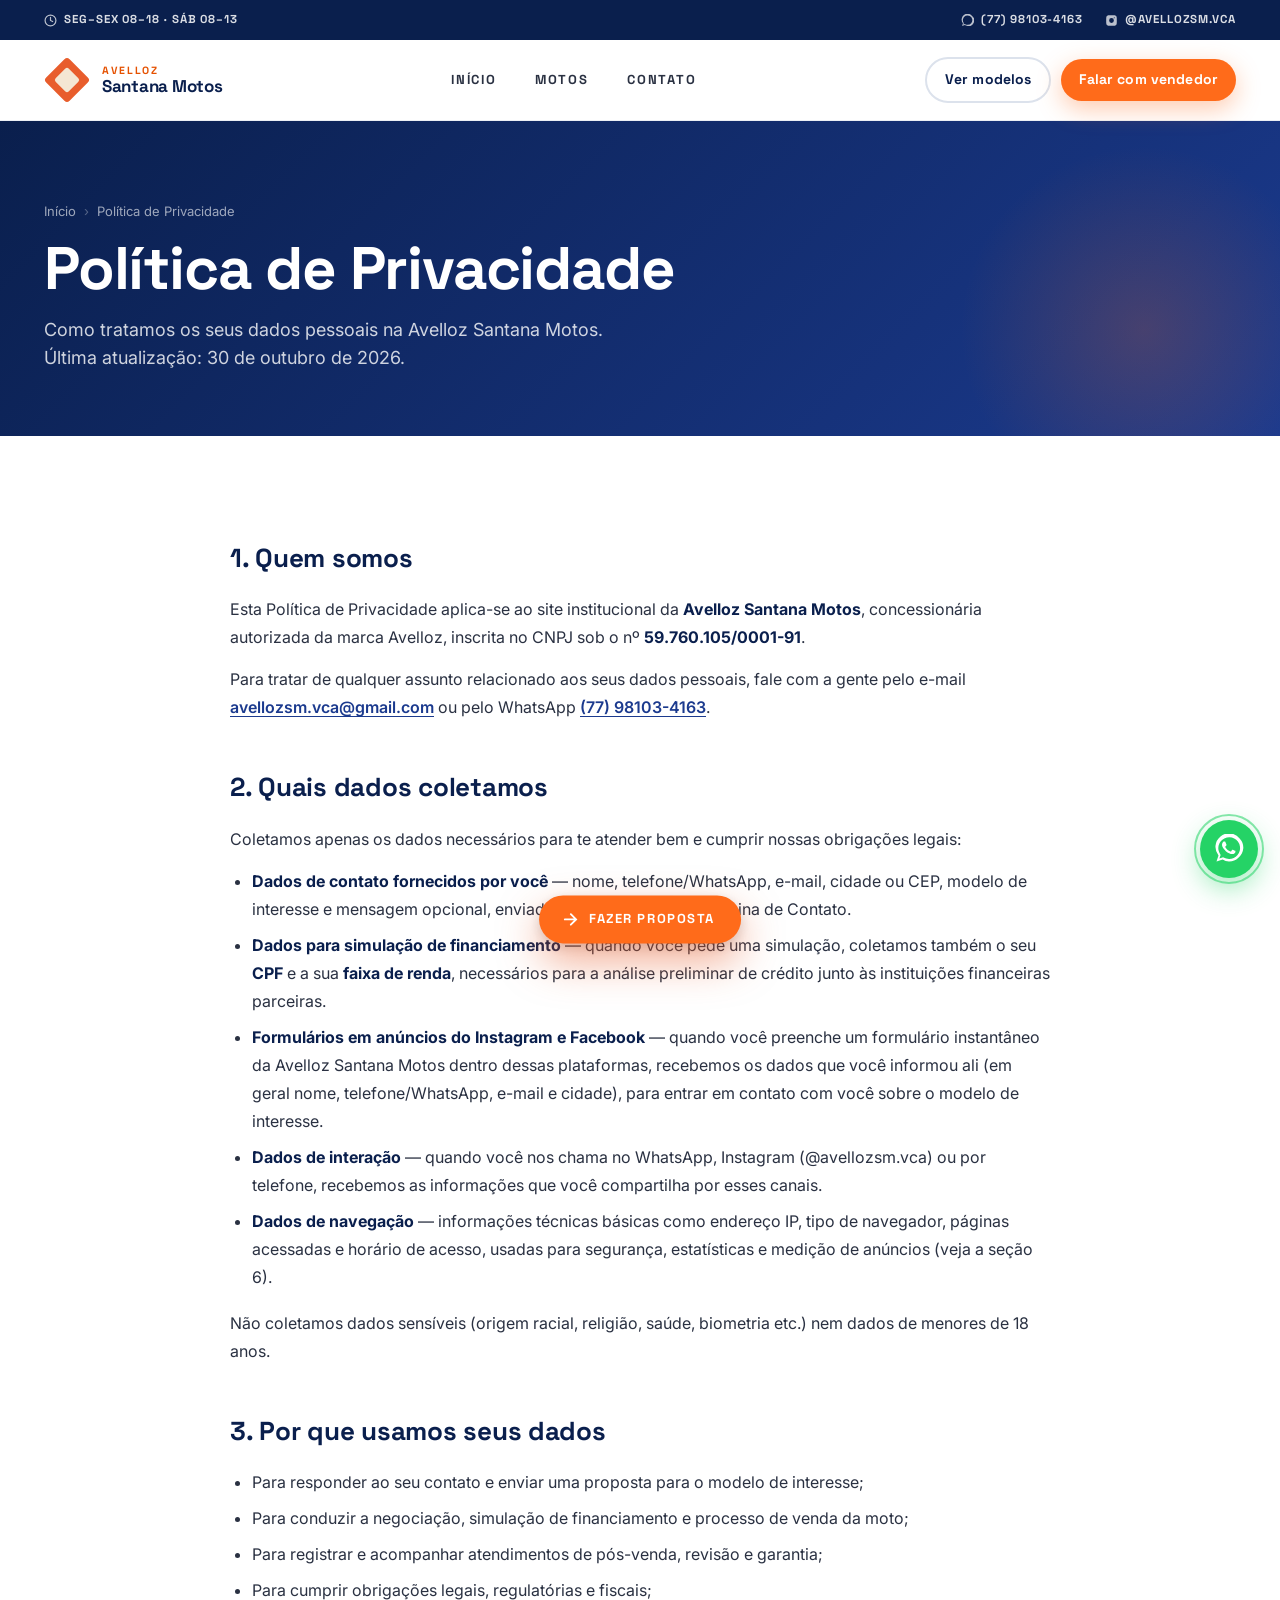
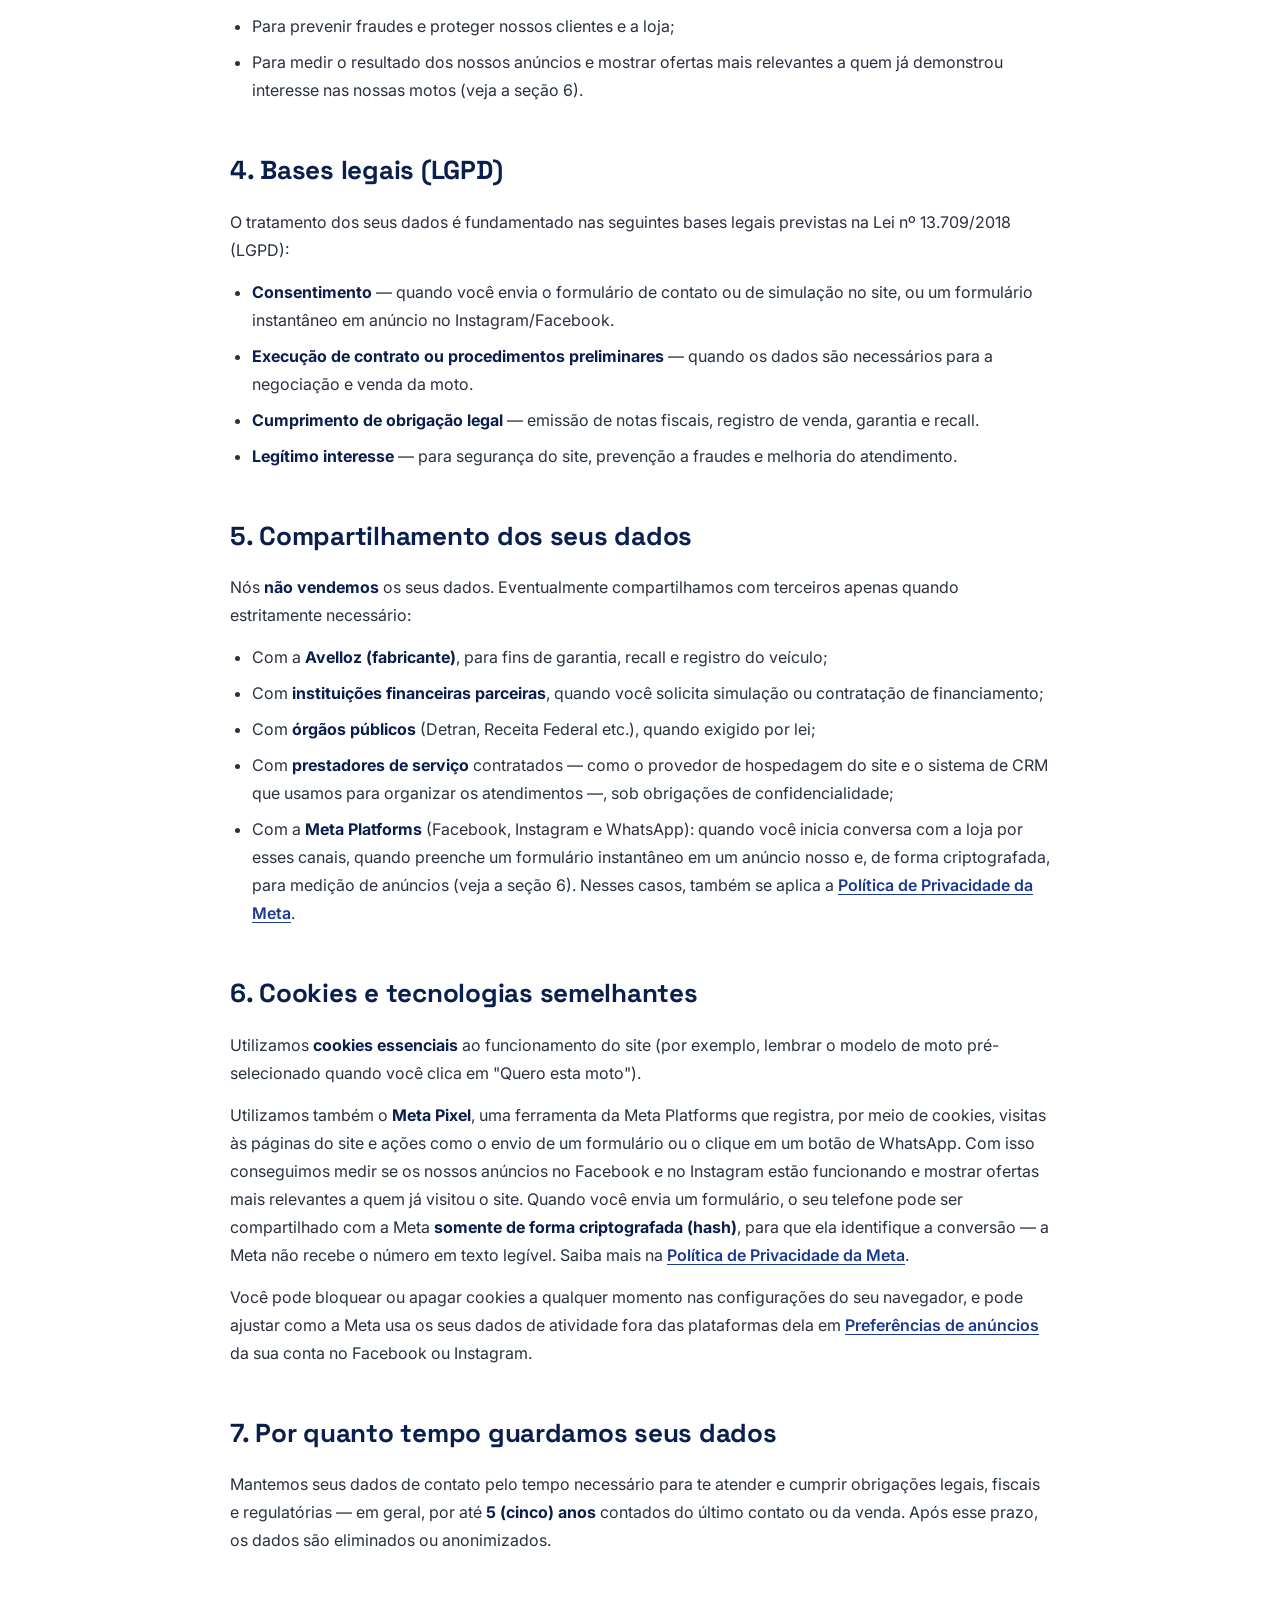
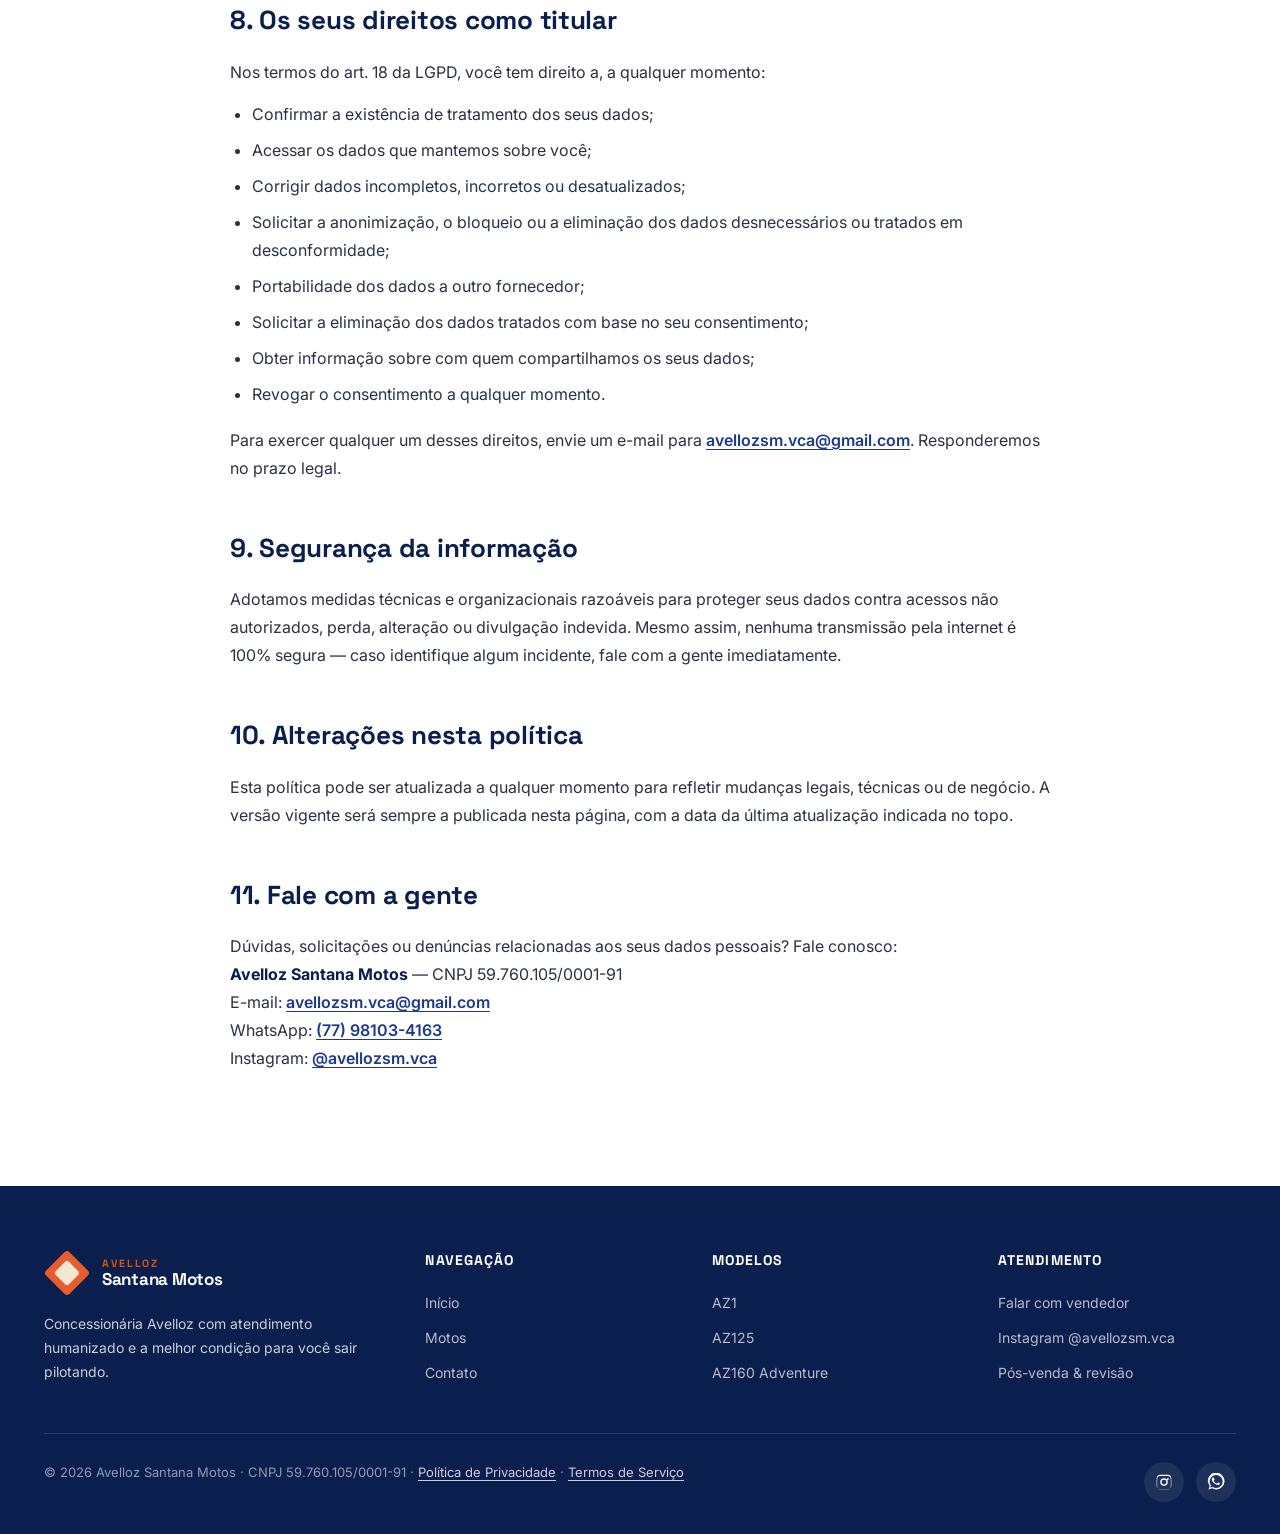
<file: politica-de-privacidade.html>
<!DOCTYPE html>
<html lang="pt-BR">
<head>
  <meta charset="UTF-8" />
  <meta name="viewport" content="width=device-width, initial-scale=1.0" />
  <title>Política de Privacidade — Avelloz Santana Motos</title>
  <meta name="description" content="Política de Privacidade da Avelloz Santana Motos. Saiba como coletamos, usamos e protegemos seus dados pessoais nos termos da LGPD." />
  <link rel="icon" type="image/svg+xml" href="img/favicon.svg" />
  <link rel="preconnect" href="https://fonts.googleapis.com">
  <link rel="preconnect" href="https://fonts.gstatic.com" crossorigin>
  <link href="https://fonts.googleapis.com/css2?family=Inter:wght@400;500;600;700;800&family=Space+Grotesk:wght@500;600;700&display=swap" rel="stylesheet">
  <link rel="stylesheet" href="styles.css" />
  <link rel="canonical" href="https://www.avellozsantanamotos.com.br/politica-de-privacidade" />
  <script src="script.js" defer></script>

  <!-- Meta Pixel Code -->
  <script>
  !function(f,b,e,v,n,t,s)
  {if(f.fbq)return;n=f.fbq=function(){n.callMethod?
  n.callMethod.apply(n,arguments):n.queue.push(arguments)};
  if(!f._fbq)f._fbq=n;n.push=n;n.loaded=!0;n.version='2.0';
  n.queue=[];t=b.createElement(e);t.async=!0;
  t.src=v;s=b.getElementsByTagName(e)[0];
  s.parentNode.insertBefore(t,s)}(window, document,'script',
  'https://connect.facebook.net/en_US/fbevents.js');
  fbq('init', '1850502926298813');
  fbq('track', 'PageView');
  </script>
  <noscript><img height="1" width="1" style="display:none"
  src="https://www.facebook.com/tr?id=1850502926298813&ev=PageView&noscript=1"
  /></noscript>
  <!-- End Meta Pixel Code -->
</head>
<body>

  <!-- Preloader -->
  <div class="preloader" aria-hidden="true">
    <svg viewBox="0 0 100 100" role="img" aria-label="Avelloz">
      <g transform="rotate(45 50 50)">
        <rect x="14" y="14" width="72" height="72" rx="8" ry="8" fill="#E85D2C"/>
        <rect x="30" y="30" width="40" height="40" rx="5" ry="5" fill="#F4E7D3"/>
      </g>
    </svg>
  </div>

  <!-- Header -->
  <header class="site-header">
    <div class="topbar">
      <div class="container">
        <div class="topbar-left">
          <span class="topbar-item">
            <svg width="13" height="13" viewBox="0 0 24 24" fill="none" stroke="currentColor" stroke-width="2.2" stroke-linecap="round"><circle cx="12" cy="12" r="10"/><path d="M12 6v6l4 2"/></svg>
            Seg–Sex 08–18 · Sáb 08–13
          </span>
        </div>
        <div class="topbar-right">
          <a href="https://wa.me/5577981034163" target="_blank" rel="noopener" class="topbar-item">
            <svg width="13" height="13" viewBox="0 0 24 24" fill="currentColor"><path d="M20.5 3.5A10.5 10.5 0 0 0 3.6 17.2L2 22l4.9-1.6A10.4 10.4 0 0 0 12 22a10.5 10.5 0 0 0 8.5-18.5zM12 20a8.7 8.7 0 0 1-4.4-1.2l-.3-.2-3 1 1-2.9-.2-.3a8.7 8.7 0 1 1 6.9 3.6z"/></svg>
            (77) 98103-4163
          </a>
          <a href="https://www.instagram.com/avellozsm.vca" target="_blank" rel="noopener" class="topbar-item">
            <svg width="13" height="13" viewBox="0 0 24 24" fill="currentColor"><path d="M12 2.2c3.2 0 3.6 0 4.8.1 1.2 0 1.8.2 2.2.4.6.2 1 .5 1.4.9.4.4.7.8.9 1.4.2.4.3 1 .4 2.2.1 1.2.1 1.6.1 4.8s0 3.6-.1 4.8c0 1.2-.2 1.8-.4 2.2-.2.6-.5 1-.9 1.4-.4.4-.8.7-1.4.9-.4.2-1 .3-2.2.4-1.2.1-1.6.1-4.8.1s-3.6 0-4.8-.1c-1.2 0-1.8-.2-2.2-.4-.6-.2-1-.5-1.4-.9-.4-.4-.7-.8-.9-1.4-.2-.4-.3-1-.4-2.2C2.2 15.6 2.2 15.2 2.2 12s0-3.6.1-4.8c0-1.2.2-1.8.4-2.2.2-.6.5-1 .9-1.4.4-.4.8-.7 1.4-.9.4-.2 1-.3 2.2-.4C8.4 2.2 8.8 2.2 12 2.2zm0 5.4a4.4 4.4 0 1 0 0 8.8 4.4 4.4 0 0 0 0-8.8zm5.1-1.6a1 1 0 1 0 0 2 1 1 0 0 0 0-2z"/></svg>
            @avellozsm.vca
          </a>
        </div>
      </div>
    </div>
    <div class="container nav">
      <a href="index.html" class="brand">
        <div class="brand-mark"><img src="img/logo-mark.svg" alt="Avelloz" /></div>
        <div class="brand-name"><small>Avelloz</small>Santana Motos</div>
      </a>
      <nav class="nav-links">
        <a href="index.html">Início</a>
        <a href="motos.html">Motos</a>
        <a href="contato.html">Contato</a>
      </nav>
      <div class="nav-cta">
        <a href="motos.html" class="btn btn-ghost btn-sm">Ver modelos</a>
        <a href="contato.html" class="btn btn-primary btn-sm">Falar com vendedor</a>
        <button class="menu-toggle" aria-label="Abrir menu"><span></span></button>
      </div>
    </div>
  </header>

  <!-- Page hero -->
  <section class="page-hero">
    <div class="container">
      <div class="breadcrumb">
        <a href="index.html">Início</a>
        <span class="sep">›</span>
        <span>Política de Privacidade</span>
      </div>
      <h1>Política de Privacidade</h1>
      <p>Como tratamos os seus dados pessoais na Avelloz Santana Motos. Última atualização: 30 de outubro de 2026.</p>
    </div>
  </section>

  <section class="section">
    <div class="container">
      <article class="legal-content">

        <h2>1. Quem somos</h2>
        <p>
          Esta Política de Privacidade aplica-se ao site institucional da <strong>Avelloz Santana Motos</strong>, concessionária autorizada da marca Avelloz, inscrita no CNPJ sob o nº <strong>59.760.105/0001-91</strong>.
        </p>
        <p>
          Para tratar de qualquer assunto relacionado aos seus dados pessoais, fale com a gente pelo e-mail <a href="mailto:avellozsm.vca@gmail.com">avellozsm.vca@gmail.com</a> ou pelo WhatsApp <a href="https://wa.me/5577981034163" target="_blank" rel="noopener">(77) 98103-4163</a>.
        </p>

        <h2>2. Quais dados coletamos</h2>
        <p>Coletamos apenas os dados necessários para te atender bem e cumprir nossas obrigações legais:</p>
        <ul>
          <li><strong>Dados de contato fornecidos por você</strong> — nome, telefone/WhatsApp, e-mail, cidade ou CEP, modelo de interesse e mensagem opcional, enviados pelo formulário da página de Contato.</li>
          <li><strong>Dados para simulação de financiamento</strong> — quando você pede uma simulação, coletamos também o seu <strong>CPF</strong> e a sua <strong>faixa de renda</strong>, necessários para a análise preliminar de crédito junto às instituições financeiras parceiras.</li>
          <li><strong>Formulários em anúncios do Instagram e Facebook</strong> — quando você preenche um formulário instantâneo da Avelloz Santana Motos dentro dessas plataformas, recebemos os dados que você informou ali (em geral nome, telefone/WhatsApp, e-mail e cidade), para entrar em contato com você sobre o modelo de interesse.</li>
          <li><strong>Dados de interação</strong> — quando você nos chama no WhatsApp, Instagram (@avellozsm.vca) ou por telefone, recebemos as informações que você compartilha por esses canais.</li>
          <li><strong>Dados de navegação</strong> — informações técnicas básicas como endereço IP, tipo de navegador, páginas acessadas e horário de acesso, usadas para segurança, estatísticas e medição de anúncios (veja a seção 6).</li>
        </ul>
        <p>
          Não coletamos dados sensíveis (origem racial, religião, saúde, biometria etc.) nem dados de menores de 18 anos.
        </p>

        <h2>3. Por que usamos seus dados</h2>
        <ul>
          <li>Para responder ao seu contato e enviar uma proposta para o modelo de interesse;</li>
          <li>Para conduzir a negociação, simulação de financiamento e processo de venda da moto;</li>
          <li>Para registrar e acompanhar atendimentos de pós-venda, revisão e garantia;</li>
          <li>Para cumprir obrigações legais, regulatórias e fiscais;</li>
          <li>Para prevenir fraudes e proteger nossos clientes e a loja;</li>
          <li>Para medir o resultado dos nossos anúncios e mostrar ofertas mais relevantes a quem já demonstrou interesse nas nossas motos (veja a seção 6).</li>
        </ul>

        <h2>4. Bases legais (LGPD)</h2>
        <p>O tratamento dos seus dados é fundamentado nas seguintes bases legais previstas na Lei nº 13.709/2018 (LGPD):</p>
        <ul>
          <li><strong>Consentimento</strong> — quando você envia o formulário de contato ou de simulação no site, ou um formulário instantâneo em anúncio no Instagram/Facebook.</li>
          <li><strong>Execução de contrato ou procedimentos preliminares</strong> — quando os dados são necessários para a negociação e venda da moto.</li>
          <li><strong>Cumprimento de obrigação legal</strong> — emissão de notas fiscais, registro de venda, garantia e recall.</li>
          <li><strong>Legítimo interesse</strong> — para segurança do site, prevenção a fraudes e melhoria do atendimento.</li>
        </ul>

        <h2>5. Compartilhamento dos seus dados</h2>
        <p>Nós <strong>não vendemos</strong> os seus dados. Eventualmente compartilhamos com terceiros apenas quando estritamente necessário:</p>
        <ul>
          <li>Com a <strong>Avelloz (fabricante)</strong>, para fins de garantia, recall e registro do veículo;</li>
          <li>Com <strong>instituições financeiras parceiras</strong>, quando você solicita simulação ou contratação de financiamento;</li>
          <li>Com <strong>órgãos públicos</strong> (Detran, Receita Federal etc.), quando exigido por lei;</li>
          <li>Com <strong>prestadores de serviço</strong> contratados — como o provedor de hospedagem do site e o sistema de CRM que usamos para organizar os atendimentos —, sob obrigações de confidencialidade;</li>
          <li>Com a <strong>Meta Platforms</strong> (Facebook, Instagram e WhatsApp): quando você inicia conversa com a loja por esses canais, quando preenche um formulário instantâneo em um anúncio nosso e, de forma criptografada, para medição de anúncios (veja a seção 6). Nesses casos, também se aplica a <a href="https://www.facebook.com/privacy/policy" target="_blank" rel="noopener">Política de Privacidade da Meta</a>.</li>
        </ul>

        <h2>6. Cookies e tecnologias semelhantes</h2>
        <p>
          Utilizamos <strong>cookies essenciais</strong> ao funcionamento do site (por exemplo, lembrar o modelo de moto pré-selecionado quando você clica em "Quero esta moto").
        </p>
        <p>
          Utilizamos também o <strong>Meta Pixel</strong>, uma ferramenta da Meta Platforms que registra, por meio de cookies, visitas às páginas do site e ações como o envio de um formulário ou o clique em um botão de WhatsApp. Com isso conseguimos medir se os nossos anúncios no Facebook e no Instagram estão funcionando e mostrar ofertas mais relevantes a quem já visitou o site. Quando você envia um formulário, o seu telefone pode ser compartilhado com a Meta <strong>somente de forma criptografada (hash)</strong>, para que ela identifique a conversão — a Meta não recebe o número em texto legível. Saiba mais na <a href="https://www.facebook.com/privacy/policy" target="_blank" rel="noopener">Política de Privacidade da Meta</a>.
        </p>
        <p>
          Você pode bloquear ou apagar cookies a qualquer momento nas configurações do seu navegador, e pode ajustar como a Meta usa os seus dados de atividade fora das plataformas dela em <a href="https://www.facebook.com/adpreferences" target="_blank" rel="noopener">Preferências de anúncios</a> da sua conta no Facebook ou Instagram.
        </p>

        <h2>7. Por quanto tempo guardamos seus dados</h2>
        <p>
          Mantemos seus dados de contato pelo tempo necessário para te atender e cumprir obrigações legais, fiscais e regulatórias — em geral, por até <strong>5 (cinco) anos</strong> contados do último contato ou da venda. Após esse prazo, os dados são eliminados ou anonimizados.
        </p>

        <h2>8. Os seus direitos como titular</h2>
        <p>Nos termos do art. 18 da LGPD, você tem direito a, a qualquer momento:</p>
        <ul>
          <li>Confirmar a existência de tratamento dos seus dados;</li>
          <li>Acessar os dados que mantemos sobre você;</li>
          <li>Corrigir dados incompletos, incorretos ou desatualizados;</li>
          <li>Solicitar a anonimização, o bloqueio ou a eliminação dos dados desnecessários ou tratados em desconformidade;</li>
          <li>Portabilidade dos dados a outro fornecedor;</li>
          <li>Solicitar a eliminação dos dados tratados com base no seu consentimento;</li>
          <li>Obter informação sobre com quem compartilhamos os seus dados;</li>
          <li>Revogar o consentimento a qualquer momento.</li>
        </ul>
        <p>
          Para exercer qualquer um desses direitos, envie um e-mail para <a href="mailto:avellozsm.vca@gmail.com">avellozsm.vca@gmail.com</a>. Responderemos no prazo legal.
        </p>

        <h2>9. Segurança da informação</h2>
        <p>
          Adotamos medidas técnicas e organizacionais razoáveis para proteger seus dados contra acessos não autorizados, perda, alteração ou divulgação indevida. Mesmo assim, nenhuma transmissão pela internet é 100% segura — caso identifique algum incidente, fale com a gente imediatamente.
        </p>

        <h2>10. Alterações nesta política</h2>
        <p>
          Esta política pode ser atualizada a qualquer momento para refletir mudanças legais, técnicas ou de negócio. A versão vigente será sempre a publicada nesta página, com a data da última atualização indicada no topo.
        </p>

        <h2>11. Fale com a gente</h2>
        <p>
          Dúvidas, solicitações ou denúncias relacionadas aos seus dados pessoais? Fale conosco:<br/>
          <strong>Avelloz Santana Motos</strong> — CNPJ 59.760.105/0001-91<br/>
          E-mail: <a href="mailto:avellozsm.vca@gmail.com">avellozsm.vca@gmail.com</a><br/>
          WhatsApp: <a href="https://wa.me/5577981034163" target="_blank" rel="noopener">(77) 98103-4163</a><br/>
          Instagram: <a href="https://www.instagram.com/avellozsm.vca" target="_blank" rel="noopener">@avellozsm.vca</a>
        </p>

      </article>
    </div>
  </section>

  <!-- Footer -->
  <footer class="site-footer">
    <div class="container">
      <div class="footer-grid">
        <div>
          <a href="index.html" class="brand">
            <div class="brand-mark"><img src="img/logo-mark.svg" alt="Avelloz" /></div>
            <div class="brand-name"><small>Avelloz</small>Santana Motos</div>
          </a>
          <p class="about">Concessionária Avelloz com atendimento humanizado e a melhor condição para você sair pilotando.</p>
        </div>
        <div class="footer-col">
          <h4>Navegação</h4>
          <ul>
            <li><a href="index.html">Início</a></li>
            <li><a href="motos.html">Motos</a></li>
            <li><a href="contato.html">Contato</a></li>
          </ul>
        </div>
        <div class="footer-col">
          <h4>Modelos</h4>
          <ul>
            <li><a href="motos.html#az1">AZ1</a></li>
            <li><a href="motos.html#az125">AZ125</a></li>
            <li><a href="motos.html#az160">AZ160 Adventure</a></li>
          </ul>
        </div>
        <div class="footer-col">
          <h4>Atendimento</h4>
          <ul>
            <li><a href="contato.html">Falar com vendedor</a></li>
            <li><a href="https://www.instagram.com/avellozsm.vca" target="_blank" rel="noopener">Instagram @avellozsm.vca</a></li>
            <li><a href="contato.html">Pós-venda &amp; revisão</a></li>
          </ul>
        </div>
      </div>
      <div class="footer-bottom">
        <span>© <span data-year>2026</span> Avelloz Santana Motos · CNPJ 59.760.105/0001-91 · <a href="politica-de-privacidade.html">Política de Privacidade</a> · <a href="termos-de-servico.html">Termos de Serviço</a></span>
        <div class="social-row">
          <a href="https://www.instagram.com/avellozsm.vca" target="_blank" rel="noopener" aria-label="Instagram">
            <svg viewBox="0 0 24 24"><path d="M12 2.2c3.2 0 3.6 0 4.8.1 1.2 0 1.8.2 2.2.4.6.2 1 .5 1.4.9.4.4.7.8.9 1.4.2.4.3 1 .4 2.2.1 1.2.1 1.6.1 4.8s0 3.6-.1 4.8c0 1.2-.2 1.8-.4 2.2-.2.6-.5 1-.9 1.4-.4.4-.8.7-1.4.9-.4.2-1 .3-2.2.4-1.2.1-1.6.1-4.8.1s-3.6 0-4.8-.1c-1.2 0-1.8-.2-2.2-.4-.6-.2-1-.5-1.4-.9-.4-.4-.7-.8-.9-1.4-.2-.4-.3-1-.4-2.2C2.2 15.6 2.2 15.2 2.2 12s0-3.6.1-4.8c0-1.2.2-1.8.4-2.2.2-.6.5-1 .9-1.4.4-.4.8-.7 1.4-.9.4-.2 1-.3 2.2-.4C8.4 2.2 8.8 2.2 12 2.2zm0 1.8c-3.1 0-3.5 0-4.7.1-1.1 0-1.6.2-2 .3-.5.2-.8.4-1.2.8s-.6.7-.8 1.2c-.1.4-.3.9-.3 2-.1 1.2-.1 1.5-.1 4.6s0 3.5.1 4.7c0 1.1.2 1.6.3 2 .2.5.4.8.8 1.2s.7.6 1.2.8c.4.1.9.3 2 .3 1.2.1 1.5.1 4.7.1s3.5 0 4.7-.1c1.1 0 1.6-.2 2-.3.5-.2.8-.4 1.2-.8s.6-.7.8-1.2c.1-.4.3-.9.3-2 .1-1.2.1-1.5.1-4.7s0-3.5-.1-4.7c0-1.1-.2-1.6-.3-2-.2-.5-.4-.8-.8-1.2s-.7-.6-1.2-.8c-.4-.1-.9-.3-2-.3-1.2-.1-1.6-.1-4.7-.1zm0 3.1a5 5 0 1 1 0 10 5 5 0 0 1 0-10zm0 1.8a3.2 3.2 0 1 0 0 6.4 3.2 3.2 0 0 0 0-6.4zm5.2-2.1a1.2 1.2 0 1 1 0 2.4 1.2 1.2 0 0 1 0-2.4z"/></svg>
          </a>
          <a href="https://wa.me/5577981034163" target="_blank" rel="noopener" aria-label="WhatsApp">
            <svg viewBox="0 0 24 24"><path d="M20.5 3.5A10.5 10.5 0 0 0 3.6 17.2L2 22l4.9-1.6A10.4 10.4 0 0 0 12 22h.1a10.5 10.5 0 0 0 7.4-3 10.5 10.5 0 0 0 1-15.5zM12 20a8.7 8.7 0 0 1-4.4-1.2l-.3-.2-3 1 1-2.9-.2-.3a8.7 8.7 0 1 1 6.9 3.6zm5-6.5c-.3-.1-1.6-.8-1.9-.9-.3-.1-.4-.1-.6.2-.2.3-.7.9-.8 1.1-.2.2-.3.2-.6.1-1.7-.9-2.9-1.5-4-3.5-.3-.5.3-.5.9-1.5.1-.2 0-.4 0-.5l-.9-2.1c-.2-.5-.4-.4-.6-.4h-.5c-.2 0-.5.1-.7.3-.2.3-.9.9-.9 2.2 0 1.3.9 2.6 1.1 2.8.1.2 1.9 2.9 4.6 4.1 1.7.7 2.3.7 3.1.6.5-.1 1.6-.7 1.8-1.3.2-.6.2-1.2.2-1.3-.1-.1-.2-.2-.5-.3z"/></svg>
          </a>
        </div>
      </div>
    </div>
  </footer>

</body>
</html>
</file>
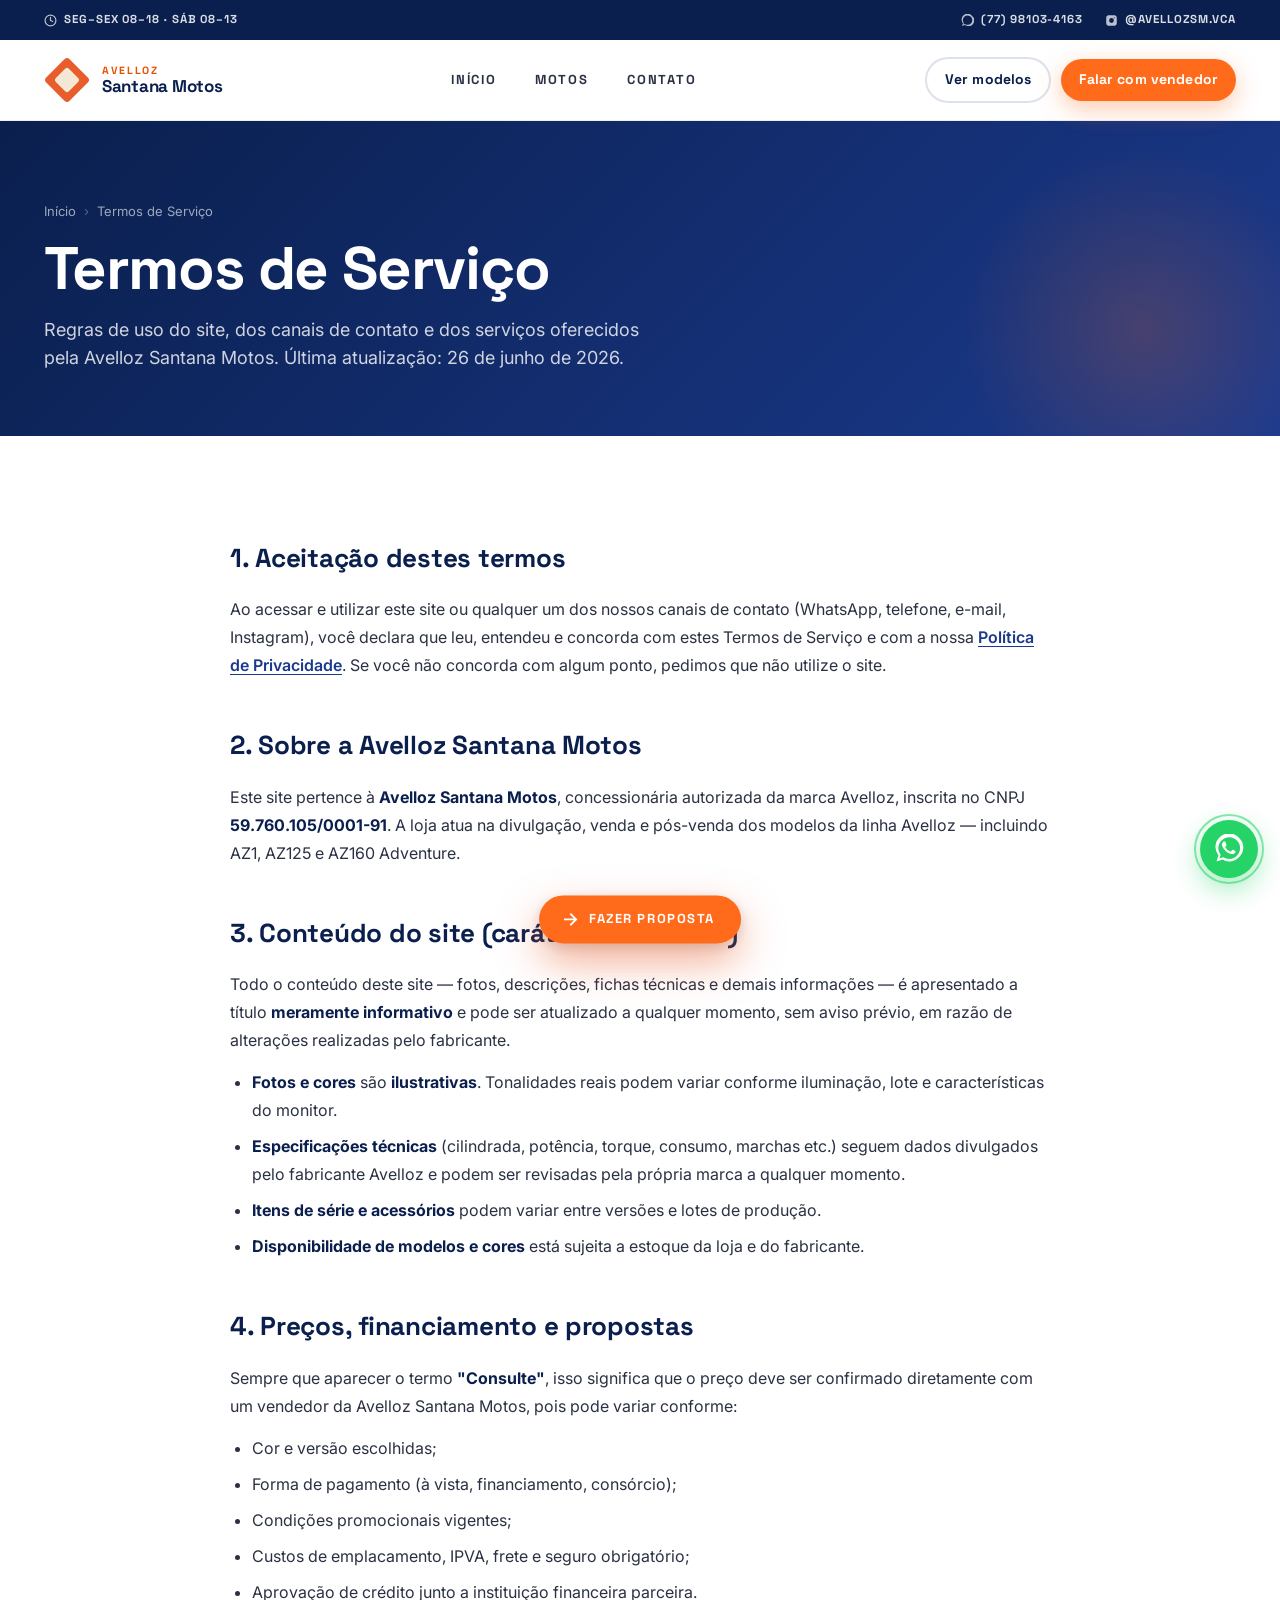
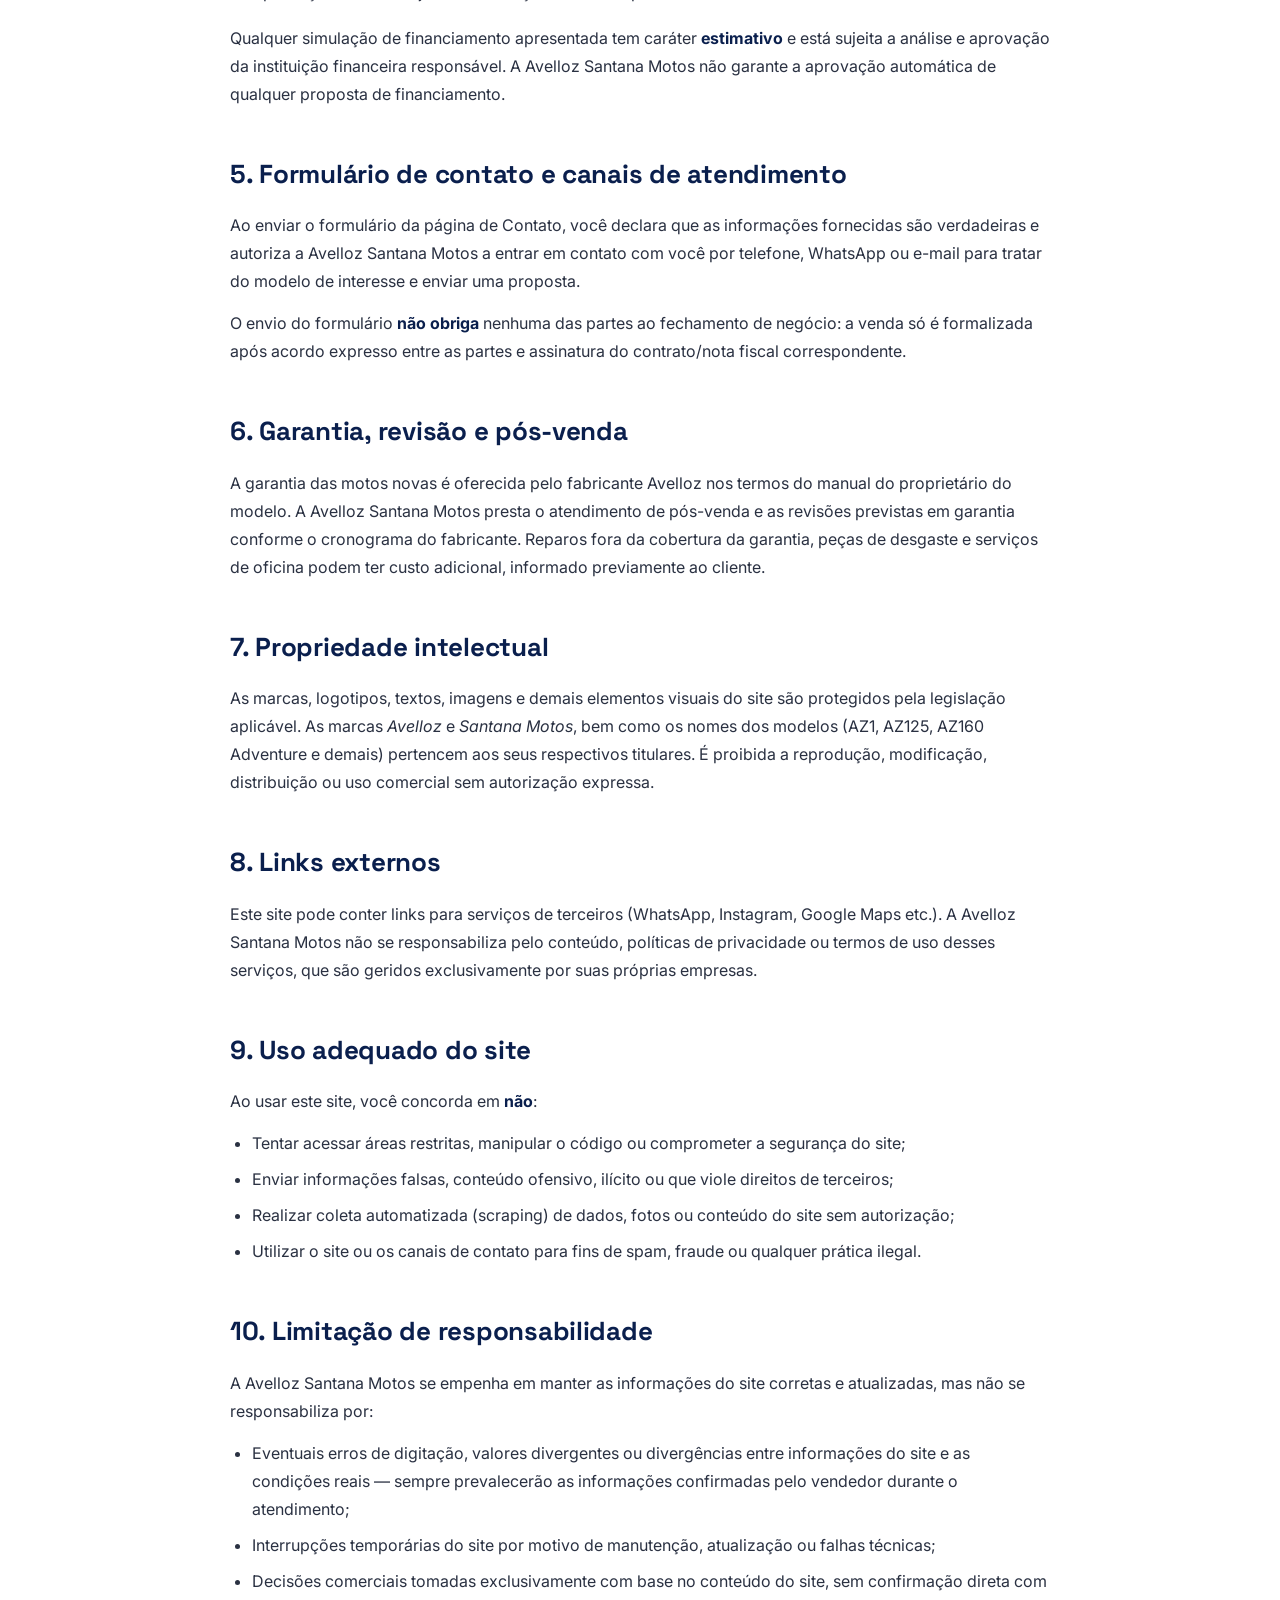
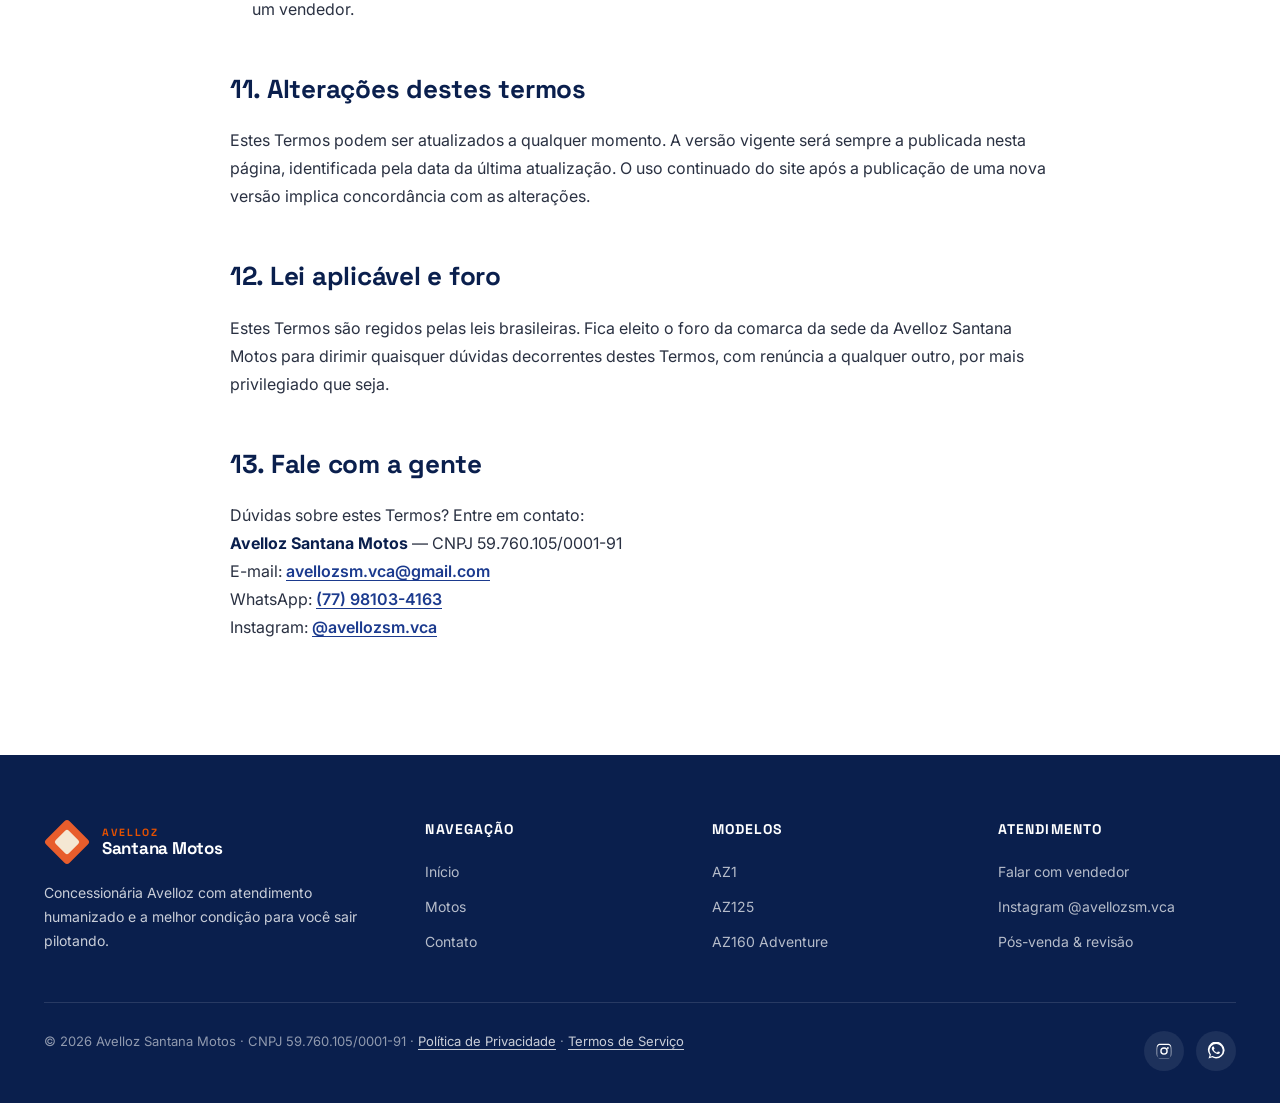
<file: termos-de-servico.html>
<!DOCTYPE html>
<html lang="pt-BR">
<head>
  <meta charset="UTF-8" />
  <meta name="viewport" content="width=device-width, initial-scale=1.0" />
  <title>Termos de Serviço — Avelloz Santana Motos</title>
  <meta name="description" content="Termos de Serviço do site da Avelloz Santana Motos. Regras de uso, disclaimers de preços e especificações, e responsabilidades." />
  <link rel="icon" type="image/svg+xml" href="img/favicon.svg" />
  <link rel="preconnect" href="https://fonts.googleapis.com">
  <link rel="preconnect" href="https://fonts.gstatic.com" crossorigin>
  <link href="https://fonts.googleapis.com/css2?family=Inter:wght@400;500;600;700;800&family=Space+Grotesk:wght@500;600;700&display=swap" rel="stylesheet">
  <link rel="stylesheet" href="styles.css" />
  <link rel="canonical" href="https://www.avellozsantanamotos.com.br/termos-de-servico" />
  <script src="script.js" defer></script>

  <!-- Meta Pixel Code -->
  <script>
  !function(f,b,e,v,n,t,s)
  {if(f.fbq)return;n=f.fbq=function(){n.callMethod?
  n.callMethod.apply(n,arguments):n.queue.push(arguments)};
  if(!f._fbq)f._fbq=n;n.push=n;n.loaded=!0;n.version='2.0';
  n.queue=[];t=b.createElement(e);t.async=!0;
  t.src=v;s=b.getElementsByTagName(e)[0];
  s.parentNode.insertBefore(t,s)}(window, document,'script',
  'https://connect.facebook.net/en_US/fbevents.js');
  fbq('init', '1850502926298813');
  fbq('track', 'PageView');
  </script>
  <noscript><img height="1" width="1" style="display:none"
  src="https://www.facebook.com/tr?id=1850502926298813&ev=PageView&noscript=1"
  /></noscript>
  <!-- End Meta Pixel Code -->
</head>
<body>

  <!-- Preloader -->
  <div class="preloader" aria-hidden="true">
    <svg viewBox="0 0 100 100" role="img" aria-label="Avelloz">
      <g transform="rotate(45 50 50)">
        <rect x="14" y="14" width="72" height="72" rx="8" ry="8" fill="#E85D2C"/>
        <rect x="30" y="30" width="40" height="40" rx="5" ry="5" fill="#F4E7D3"/>
      </g>
    </svg>
  </div>

  <!-- Header -->
  <header class="site-header">
    <div class="topbar">
      <div class="container">
        <div class="topbar-left">
          <span class="topbar-item">
            <svg width="13" height="13" viewBox="0 0 24 24" fill="none" stroke="currentColor" stroke-width="2.2" stroke-linecap="round"><circle cx="12" cy="12" r="10"/><path d="M12 6v6l4 2"/></svg>
            Seg–Sex 08–18 · Sáb 08–13
          </span>
        </div>
        <div class="topbar-right">
          <a href="https://wa.me/5577981034163" target="_blank" rel="noopener" class="topbar-item">
            <svg width="13" height="13" viewBox="0 0 24 24" fill="currentColor"><path d="M20.5 3.5A10.5 10.5 0 0 0 3.6 17.2L2 22l4.9-1.6A10.4 10.4 0 0 0 12 22a10.5 10.5 0 0 0 8.5-18.5zM12 20a8.7 8.7 0 0 1-4.4-1.2l-.3-.2-3 1 1-2.9-.2-.3a8.7 8.7 0 1 1 6.9 3.6z"/></svg>
            (77) 98103-4163
          </a>
          <a href="https://www.instagram.com/avellozsm.vca" target="_blank" rel="noopener" class="topbar-item">
            <svg width="13" height="13" viewBox="0 0 24 24" fill="currentColor"><path d="M12 2.2c3.2 0 3.6 0 4.8.1 1.2 0 1.8.2 2.2.4.6.2 1 .5 1.4.9.4.4.7.8.9 1.4.2.4.3 1 .4 2.2.1 1.2.1 1.6.1 4.8s0 3.6-.1 4.8c0 1.2-.2 1.8-.4 2.2-.2.6-.5 1-.9 1.4-.4.4-.8.7-1.4.9-.4.2-1 .3-2.2.4-1.2.1-1.6.1-4.8.1s-3.6 0-4.8-.1c-1.2 0-1.8-.2-2.2-.4-.6-.2-1-.5-1.4-.9-.4-.4-.7-.8-.9-1.4-.2-.4-.3-1-.4-2.2C2.2 15.6 2.2 15.2 2.2 12s0-3.6.1-4.8c0-1.2.2-1.8.4-2.2.2-.6.5-1 .9-1.4.4-.4.8-.7 1.4-.9.4-.2 1-.3 2.2-.4C8.4 2.2 8.8 2.2 12 2.2zm0 5.4a4.4 4.4 0 1 0 0 8.8 4.4 4.4 0 0 0 0-8.8zm5.1-1.6a1 1 0 1 0 0 2 1 1 0 0 0 0-2z"/></svg>
            @avellozsm.vca
          </a>
        </div>
      </div>
    </div>
    <div class="container nav">
      <a href="index.html" class="brand">
        <div class="brand-mark"><img src="img/logo-mark.svg" alt="Avelloz" /></div>
        <div class="brand-name"><small>Avelloz</small>Santana Motos</div>
      </a>
      <nav class="nav-links">
        <a href="index.html">Início</a>
        <a href="motos.html">Motos</a>
        <a href="contato.html">Contato</a>
      </nav>
      <div class="nav-cta">
        <a href="motos.html" class="btn btn-ghost btn-sm">Ver modelos</a>
        <a href="contato.html" class="btn btn-primary btn-sm">Falar com vendedor</a>
        <button class="menu-toggle" aria-label="Abrir menu"><span></span></button>
      </div>
    </div>
  </header>

  <!-- Page hero -->
  <section class="page-hero">
    <div class="container">
      <div class="breadcrumb">
        <a href="index.html">Início</a>
        <span class="sep">›</span>
        <span>Termos de Serviço</span>
      </div>
      <h1>Termos de Serviço</h1>
      <p>Regras de uso do site, dos canais de contato e dos serviços oferecidos pela Avelloz Santana Motos. Última atualização: 26 de junho de 2026.</p>
    </div>
  </section>

  <section class="section">
    <div class="container">
      <article class="legal-content">

        <h2>1. Aceitação destes termos</h2>
        <p>
          Ao acessar e utilizar este site ou qualquer um dos nossos canais de contato (WhatsApp, telefone, e-mail, Instagram), você declara que leu, entendeu e concorda com estes Termos de Serviço e com a nossa <a href="politica-de-privacidade.html">Política de Privacidade</a>. Se você não concorda com algum ponto, pedimos que não utilize o site.
        </p>

        <h2>2. Sobre a Avelloz Santana Motos</h2>
        <p>
          Este site pertence à <strong>Avelloz Santana Motos</strong>, concessionária autorizada da marca Avelloz, inscrita no CNPJ <strong>59.760.105/0001-91</strong>. A loja atua na divulgação, venda e pós-venda dos modelos da linha Avelloz — incluindo AZ1, AZ125 e AZ160 Adventure.
        </p>

        <h2>3. Conteúdo do site (caráter informativo)</h2>
        <p>
          Todo o conteúdo deste site — fotos, descrições, fichas técnicas e demais informações — é apresentado a título <strong>meramente informativo</strong> e pode ser atualizado a qualquer momento, sem aviso prévio, em razão de alterações realizadas pelo fabricante.
        </p>
        <ul>
          <li><strong>Fotos e cores</strong> são <strong>ilustrativas</strong>. Tonalidades reais podem variar conforme iluminação, lote e características do monitor.</li>
          <li><strong>Especificações técnicas</strong> (cilindrada, potência, torque, consumo, marchas etc.) seguem dados divulgados pelo fabricante Avelloz e podem ser revisadas pela própria marca a qualquer momento.</li>
          <li><strong>Itens de série e acessórios</strong> podem variar entre versões e lotes de produção.</li>
          <li><strong>Disponibilidade de modelos e cores</strong> está sujeita a estoque da loja e do fabricante.</li>
        </ul>

        <h2>4. Preços, financiamento e propostas</h2>
        <p>
          Sempre que aparecer o termo <strong>"Consulte"</strong>, isso significa que o preço deve ser confirmado diretamente com um vendedor da Avelloz Santana Motos, pois pode variar conforme:
        </p>
        <ul>
          <li>Cor e versão escolhidas;</li>
          <li>Forma de pagamento (à vista, financiamento, consórcio);</li>
          <li>Condições promocionais vigentes;</li>
          <li>Custos de emplacamento, IPVA, frete e seguro obrigatório;</li>
          <li>Aprovação de crédito junto a instituição financeira parceira.</li>
        </ul>
        <p>
          Qualquer simulação de financiamento apresentada tem caráter <strong>estimativo</strong> e está sujeita a análise e aprovação da instituição financeira responsável. A Avelloz Santana Motos não garante a aprovação automática de qualquer proposta de financiamento.
        </p>

        <h2>5. Formulário de contato e canais de atendimento</h2>
        <p>
          Ao enviar o formulário da página de Contato, você declara que as informações fornecidas são verdadeiras e autoriza a Avelloz Santana Motos a entrar em contato com você por telefone, WhatsApp ou e-mail para tratar do modelo de interesse e enviar uma proposta.
        </p>
        <p>
          O envio do formulário <strong>não obriga</strong> nenhuma das partes ao fechamento de negócio: a venda só é formalizada após acordo expresso entre as partes e assinatura do contrato/nota fiscal correspondente.
        </p>

        <h2>6. Garantia, revisão e pós-venda</h2>
        <p>
          A garantia das motos novas é oferecida pelo fabricante Avelloz nos termos do manual do proprietário do modelo. A Avelloz Santana Motos presta o atendimento de pós-venda e as revisões previstas em garantia conforme o cronograma do fabricante. Reparos fora da cobertura da garantia, peças de desgaste e serviços de oficina podem ter custo adicional, informado previamente ao cliente.
        </p>

        <h2>7. Propriedade intelectual</h2>
        <p>
          As marcas, logotipos, textos, imagens e demais elementos visuais do site são protegidos pela legislação aplicável. As marcas <em>Avelloz</em> e <em>Santana Motos</em>, bem como os nomes dos modelos (AZ1, AZ125, AZ160 Adventure e demais) pertencem aos seus respectivos titulares. É proibida a reprodução, modificação, distribuição ou uso comercial sem autorização expressa.
        </p>

        <h2>8. Links externos</h2>
        <p>
          Este site pode conter links para serviços de terceiros (WhatsApp, Instagram, Google Maps etc.). A Avelloz Santana Motos não se responsabiliza pelo conteúdo, políticas de privacidade ou termos de uso desses serviços, que são geridos exclusivamente por suas próprias empresas.
        </p>

        <h2>9. Uso adequado do site</h2>
        <p>Ao usar este site, você concorda em <strong>não</strong>:</p>
        <ul>
          <li>Tentar acessar áreas restritas, manipular o código ou comprometer a segurança do site;</li>
          <li>Enviar informações falsas, conteúdo ofensivo, ilícito ou que viole direitos de terceiros;</li>
          <li>Realizar coleta automatizada (scraping) de dados, fotos ou conteúdo do site sem autorização;</li>
          <li>Utilizar o site ou os canais de contato para fins de spam, fraude ou qualquer prática ilegal.</li>
        </ul>

        <h2>10. Limitação de responsabilidade</h2>
        <p>
          A Avelloz Santana Motos se empenha em manter as informações do site corretas e atualizadas, mas não se responsabiliza por:
        </p>
        <ul>
          <li>Eventuais erros de digitação, valores divergentes ou divergências entre informações do site e as condições reais — sempre prevalecerão as informações confirmadas pelo vendedor durante o atendimento;</li>
          <li>Interrupções temporárias do site por motivo de manutenção, atualização ou falhas técnicas;</li>
          <li>Decisões comerciais tomadas exclusivamente com base no conteúdo do site, sem confirmação direta com um vendedor.</li>
        </ul>

        <h2>11. Alterações destes termos</h2>
        <p>
          Estes Termos podem ser atualizados a qualquer momento. A versão vigente será sempre a publicada nesta página, identificada pela data da última atualização. O uso continuado do site após a publicação de uma nova versão implica concordância com as alterações.
        </p>

        <h2>12. Lei aplicável e foro</h2>
        <p>
          Estes Termos são regidos pelas leis brasileiras. Fica eleito o foro da comarca da sede da Avelloz Santana Motos para dirimir quaisquer dúvidas decorrentes destes Termos, com renúncia a qualquer outro, por mais privilegiado que seja.
        </p>

        <h2>13. Fale com a gente</h2>
        <p>
          Dúvidas sobre estes Termos? Entre em contato:<br/>
          <strong>Avelloz Santana Motos</strong> — CNPJ 59.760.105/0001-91<br/>
          E-mail: <a href="mailto:avellozsm.vca@gmail.com">avellozsm.vca@gmail.com</a><br/>
          WhatsApp: <a href="https://wa.me/5577981034163" target="_blank" rel="noopener">(77) 98103-4163</a><br/>
          Instagram: <a href="https://www.instagram.com/avellozsm.vca" target="_blank" rel="noopener">@avellozsm.vca</a>
        </p>

      </article>
    </div>
  </section>

  <!-- Footer -->
  <footer class="site-footer">
    <div class="container">
      <div class="footer-grid">
        <div>
          <a href="index.html" class="brand">
            <div class="brand-mark"><img src="img/logo-mark.svg" alt="Avelloz" /></div>
            <div class="brand-name"><small>Avelloz</small>Santana Motos</div>
          </a>
          <p class="about">Concessionária Avelloz com atendimento humanizado e a melhor condição para você sair pilotando.</p>
        </div>
        <div class="footer-col">
          <h4>Navegação</h4>
          <ul>
            <li><a href="index.html">Início</a></li>
            <li><a href="motos.html">Motos</a></li>
            <li><a href="contato.html">Contato</a></li>
          </ul>
        </div>
        <div class="footer-col">
          <h4>Modelos</h4>
          <ul>
            <li><a href="motos.html#az1">AZ1</a></li>
            <li><a href="motos.html#az125">AZ125</a></li>
            <li><a href="motos.html#az160">AZ160 Adventure</a></li>
          </ul>
        </div>
        <div class="footer-col">
          <h4>Atendimento</h4>
          <ul>
            <li><a href="contato.html">Falar com vendedor</a></li>
            <li><a href="https://www.instagram.com/avellozsm.vca" target="_blank" rel="noopener">Instagram @avellozsm.vca</a></li>
            <li><a href="contato.html">Pós-venda &amp; revisão</a></li>
          </ul>
        </div>
      </div>
      <div class="footer-bottom">
        <span>© <span data-year>2026</span> Avelloz Santana Motos · CNPJ 59.760.105/0001-91 · <a href="politica-de-privacidade.html">Política de Privacidade</a> · <a href="termos-de-servico.html">Termos de Serviço</a></span>
        <div class="social-row">
          <a href="https://www.instagram.com/avellozsm.vca" target="_blank" rel="noopener" aria-label="Instagram">
            <svg viewBox="0 0 24 24"><path d="M12 2.2c3.2 0 3.6 0 4.8.1 1.2 0 1.8.2 2.2.4.6.2 1 .5 1.4.9.4.4.7.8.9 1.4.2.4.3 1 .4 2.2.1 1.2.1 1.6.1 4.8s0 3.6-.1 4.8c0 1.2-.2 1.8-.4 2.2-.2.6-.5 1-.9 1.4-.4.4-.8.7-1.4.9-.4.2-1 .3-2.2.4-1.2.1-1.6.1-4.8.1s-3.6 0-4.8-.1c-1.2 0-1.8-.2-2.2-.4-.6-.2-1-.5-1.4-.9-.4-.4-.7-.8-.9-1.4-.2-.4-.3-1-.4-2.2C2.2 15.6 2.2 15.2 2.2 12s0-3.6.1-4.8c0-1.2.2-1.8.4-2.2.2-.6.5-1 .9-1.4.4-.4.8-.7 1.4-.9.4-.2 1-.3 2.2-.4C8.4 2.2 8.8 2.2 12 2.2zm0 1.8c-3.1 0-3.5 0-4.7.1-1.1 0-1.6.2-2 .3-.5.2-.8.4-1.2.8s-.6.7-.8 1.2c-.1.4-.3.9-.3 2-.1 1.2-.1 1.5-.1 4.6s0 3.5.1 4.7c0 1.1.2 1.6.3 2 .2.5.4.8.8 1.2s.7.6 1.2.8c.4.1.9.3 2 .3 1.2.1 1.5.1 4.7.1s3.5 0 4.7-.1c1.1 0 1.6-.2 2-.3.5-.2.8-.4 1.2-.8s.6-.7.8-1.2c.1-.4.3-.9.3-2 .1-1.2.1-1.5.1-4.7s0-3.5-.1-4.7c0-1.1-.2-1.6-.3-2-.2-.5-.4-.8-.8-1.2s-.7-.6-1.2-.8c-.4-.1-.9-.3-2-.3-1.2-.1-1.6-.1-4.7-.1zm0 3.1a5 5 0 1 1 0 10 5 5 0 0 1 0-10zm0 1.8a3.2 3.2 0 1 0 0 6.4 3.2 3.2 0 0 0 0-6.4zm5.2-2.1a1.2 1.2 0 1 1 0 2.4 1.2 1.2 0 0 1 0-2.4z"/></svg>
          </a>
          <a href="https://wa.me/5577981034163" target="_blank" rel="noopener" aria-label="WhatsApp">
            <svg viewBox="0 0 24 24"><path d="M20.5 3.5A10.5 10.5 0 0 0 3.6 17.2L2 22l4.9-1.6A10.4 10.4 0 0 0 12 22h.1a10.5 10.5 0 0 0 7.4-3 10.5 10.5 0 0 0 1-15.5zM12 20a8.7 8.7 0 0 1-4.4-1.2l-.3-.2-3 1 1-2.9-.2-.3a8.7 8.7 0 1 1 6.9 3.6zm5-6.5c-.3-.1-1.6-.8-1.9-.9-.3-.1-.4-.1-.6.2-.2.3-.7.9-.8 1.1-.2.2-.3.2-.6.1-1.7-.9-2.9-1.5-4-3.5-.3-.5.3-.5.9-1.5.1-.2 0-.4 0-.5l-.9-2.1c-.2-.5-.4-.4-.6-.4h-.5c-.2 0-.5.1-.7.3-.2.3-.9.9-.9 2.2 0 1.3.9 2.6 1.1 2.8.1.2 1.9 2.9 4.6 4.1 1.7.7 2.3.7 3.1.6.5-.1 1.6-.7 1.8-1.3.2-.6.2-1.2.2-1.3-.1-.1-.2-.2-.5-.3z"/></svg>
          </a>
        </div>
      </div>
    </div>
  </footer>

</body>
</html>
</file>
<file: styles.css>
/* =========================================================
   Avelloz Santana Motos — Design System
   Paleta: Azul + Laranja + Branco
   Inspiração: Honda CB 650R (estrutura visual)
   ========================================================= */

:root {
  /* Marca */
  --blue-900: #0A1F4D;
  --blue-800: #102B6A;
  --blue-700: #1B3A8E;
  --blue-600: #2A4FB8;
  --blue-500: #3B6BE0;
  --blue-100: #E6ECFA;

  --orange-600: #E55100;
  --orange-500: #FF6B1A;
  --orange-400: #FF8B3D;
  --orange-100: #FFE8D6;

  --white: #FFFFFF;
  --gray-50: #F7F8FC;
  --gray-100: #EEF1F6;
  --gray-200: #DCE2EC;
  --gray-400: #98A1B3;
  --gray-600: #5A6478;
  --gray-800: #2A3142;
  --black: #0B0F1A;

  /* Tipografia — refinada e premium (Space Grotesk + Inter) */
  --font-body: 'Inter', system-ui, -apple-system, BlinkMacSystemFont, 'Segoe UI', sans-serif;
  --font-heading: 'Space Grotesk', 'Inter', system-ui, sans-serif;
  --font-display: 'Space Grotesk', 'Inter', system-ui, sans-serif;

  /* Espaçamento */
  --container: 1240px;
  --radius-sm: 6px;
  --radius-md: 12px;
  --radius-lg: 20px;
  --radius-pill: 999px;

  /* Sombras */
  --shadow-sm: 0 2px 8px rgba(10, 31, 77, 0.08);
  --shadow-md: 0 10px 30px rgba(10, 31, 77, 0.12);
  --shadow-lg: 0 24px 60px rgba(10, 31, 77, 0.20);

  /* Transição */
  --ease: cubic-bezier(0.22, 1, 0.36, 1);
}

/* =========== Reset =========== */
*, *::before, *::after { box-sizing: border-box; margin: 0; padding: 0; }
html { scroll-behavior: smooth; -webkit-text-size-adjust: 100%; }
body {
  font-family: var(--font-body);
  color: var(--gray-800);
  background: var(--white);
  line-height: 1.55;
  -webkit-font-smoothing: antialiased;
  text-rendering: optimizeLegibility;
}

/* Squared & striking headings */
h1, h2, h3, h4, h5, h6,
.brand-name, .nav-links a, .btn,
.section-eyebrow, .hero-eyebrow,
.moto-card .category, .moto-card h3,
.feature h3, .model-strip .cat, .model-strip h3,
.contact-info h2, .form-card h3,
.tag, .ribbon, .filter-chip {
  font-family: var(--font-heading);
  letter-spacing: -0.015em;
}
.hero h1, .page-hero h1, .cta-banner h3,
.lifestyle-banner h2, .section-header h2,
.hero-stats .stat strong {
  font-family: var(--font-display);
  letter-spacing: -0.038em;
}

/* Space Grotesk max weight é 700 — reduzir os 900s pra 700 nos displays */
.hero h1, .page-hero h1, .section-header h2,
.lifestyle-banner h2, .cta-banner h3,
.hero-stats .stat strong,
.hero-backdrop, .marquee-row,
.moto-card h3, .model-strip h3,
.feature h3, .contact-info h2, .form-card h3 {
  font-weight: 700;
}

/* Hero backdrop AZ160 — Space Grotesk 700 stroke fica mais elegante que outline chunky */
.hero-backdrop {
  letter-spacing: -0.08em;
  -webkit-text-stroke-width: 1.2px;
}
img { display: block; max-width: 100%; height: auto; }
a { color: inherit; text-decoration: none; }
button { font: inherit; cursor: pointer; border: none; background: none; }
input, select, textarea { font: inherit; }

/* =========== Layout =========== */
.container {
  width: 100%;
  max-width: var(--container);
  margin: 0 auto;
  padding: 0 24px;
}

/* =========== Header / Nav =========== */
.site-header {
  position: sticky;
  top: 0;
  z-index: 50;
  background: rgba(255, 255, 255, 0.82);
  backdrop-filter: saturate(180%) blur(18px);
  -webkit-backdrop-filter: saturate(180%) blur(18px);
  border-bottom: 1px solid rgba(220, 226, 236, 0.55);
  transition: background 0.3s var(--ease), box-shadow 0.3s var(--ease),
    border-color 0.3s var(--ease);
}
.site-header.scrolled {
  background: rgba(255, 255, 255, 0.96);
  box-shadow: 0 8px 30px rgba(10, 31, 77, 0.07);
  border-bottom-color: transparent;
}
.nav {
  display: flex;
  align-items: center;
  justify-content: space-between;
  height: 80px;
  transition: height 0.3s var(--ease);
}
.site-header.scrolled .nav { height: 66px; }
.brand {
  display: flex;
  align-items: center;
  gap: 12px;
  font-weight: 800;
  letter-spacing: -0.01em;
  color: var(--blue-900);
}
.brand-mark {
  width: 46px; height: 46px;
  display: grid; place-items: center;
  background: transparent;
  border-radius: 0;
  box-shadow: none;
  position: relative;
  overflow: visible;
  transition: transform 0.25s var(--ease);
}
.brand-mark img,
.brand-mark svg {
  width: 100%; height: 100%;
  display: block;
  object-fit: contain;
}
.brand:hover .brand-mark {
  transform: translateY(-1px) rotate(-4deg);
}
.brand-name { font-size: 17px; line-height: 1.05; font-weight: 800; }
.brand-name small {
  display: block;
  font-size: 10.5px;
  font-weight: 700;
  color: var(--orange-600);
  letter-spacing: 0.18em;
  text-transform: uppercase;
  margin-bottom: 2px;
}

.nav-links {
  display: flex;
  align-items: center;
  gap: 34px;
}
.nav-links a {
  font-weight: 800;
  font-size: 13px;
  text-transform: uppercase;
  letter-spacing: 0.14em;
  color: var(--gray-800);
  position: relative;
  padding: 10px 2px;
  transition: color 0.2s var(--ease);
}
.nav-links a::after {
  content: '';
  position: absolute;
  left: 0; right: 0;
  bottom: 2px;
  height: 2px;
  background: var(--orange-500);
  border-radius: 999px;
  transform: scaleX(0);
  transform-origin: left center;
  transition: transform 0.3s var(--ease);
}
.nav-links a:hover { color: var(--blue-700); }
.nav-links a:hover::after { transform: scaleX(0.55); }
.nav-links a.active { color: var(--blue-700); }
.nav-links a.active::after { transform: scaleX(1); }
.nav-cta { display: flex; gap: 10px; align-items: center; }

.menu-toggle {
  display: none;
  width: 44px; height: 44px;
  border-radius: 12px;
  background: var(--gray-100);
  align-items: center; justify-content: center;
  transition: background 0.2s var(--ease);
}
.menu-toggle:hover { background: var(--blue-100); }
.menu-toggle span {
  width: 20px; height: 2px; background: var(--blue-900); position: relative;
  border-radius: 2px;
  transition: background 0.18s var(--ease);
}
.menu-toggle span::before,
.menu-toggle span::after {
  content: ''; position: absolute; left: 0; right: 0; height: 2px; background: var(--blue-900);
  border-radius: 2px;
  transition: transform 0.24s var(--ease), top 0.24s var(--ease);
}
.menu-toggle span::before { top: -6px; }
.menu-toggle span::after { top: 6px; }
.nav-links.open ~ .nav-cta .menu-toggle span { background: transparent; }
.nav-links.open ~ .nav-cta .menu-toggle span::before { top: 0; transform: rotate(45deg); }
.nav-links.open ~ .nav-cta .menu-toggle span::after { top: 0; transform: rotate(-45deg); }

/* =========== Buttons =========== */
.btn {
  display: inline-flex;
  align-items: center;
  justify-content: center;
  gap: 10px;
  padding: 14px 24px;
  border-radius: var(--radius-pill);
  font-weight: 700;
  font-size: 15px;
  letter-spacing: 0.01em;
  transition: transform 0.2s var(--ease), box-shadow 0.2s var(--ease), background 0.2s var(--ease);
  white-space: nowrap;
}
.btn:hover { transform: translateY(-2px); }
.btn-primary {
  background: var(--orange-500);
  color: var(--white);
  box-shadow: 0 8px 24px rgba(255, 107, 26, 0.35);
}
.btn-primary:hover { background: var(--orange-600); box-shadow: 0 12px 32px rgba(255, 107, 26, 0.45); }
.btn-secondary {
  background: var(--blue-700);
  color: var(--white);
}
.btn-secondary:hover { background: var(--blue-800); }
.btn-ghost {
  background: transparent;
  color: var(--blue-900);
  border: 2px solid var(--gray-200);
}
.btn-ghost:hover { border-color: var(--blue-700); color: var(--blue-700); }
.btn-white {
  background: var(--white);
  color: var(--blue-900);
}
.btn-white:hover { background: var(--gray-50); }
.btn-sm { padding: 10px 18px; font-size: 14px; }
.btn-lg { padding: 18px 32px; font-size: 16px; }

/* =========== Hero =========== */
.hero {
  position: relative;
  background: linear-gradient(135deg, var(--blue-900) 0%, var(--blue-700) 50%, var(--blue-800) 100%);
  color: var(--white);
  overflow: hidden;
  padding: 80px 0 120px;
}
.hero::before {
  content: '';
  position: absolute;
  top: -20%; right: -10%;
  width: 600px; height: 600px;
  background: radial-gradient(circle, var(--orange-500) 0%, transparent 60%);
  opacity: 0.22;
  filter: blur(20px);
  pointer-events: none;
}
.hero::after {
  content: '';
  position: absolute;
  bottom: -30%; left: -10%;
  width: 500px; height: 500px;
  background: radial-gradient(circle, var(--blue-500) 0%, transparent 60%);
  opacity: 0.30;
  filter: blur(40px);
  pointer-events: none;
}
.hero .container { position: relative; z-index: 2; }

.hero-grid {
  display: grid;
  grid-template-columns: 1.05fr 1fr;
  gap: 60px;
  align-items: center;
}
.hero-eyebrow {
  display: inline-flex;
  align-items: center;
  gap: 10px;
  padding: 8px 16px;
  background: rgba(255, 255, 255, 0.10);
  border: 1px solid rgba(255, 255, 255, 0.18);
  border-radius: 999px;
  font-size: 13px;
  font-weight: 600;
  letter-spacing: 0.1em;
  text-transform: uppercase;
  color: var(--orange-400);
  margin-bottom: 24px;
}
.hero-eyebrow::before {
  content: '';
  width: 8px; height: 8px;
  border-radius: 50%;
  background: var(--orange-500);
  box-shadow: 0 0 0 4px rgba(255, 107, 26, 0.25);
}
.hero h1 {
  font-size: clamp(40px, 5.5vw, 72px);
  font-weight: 900;
  line-height: 1.02;
  letter-spacing: -0.03em;
  margin-bottom: 24px;
}
.hero h1 .accent {
  background: linear-gradient(120deg, var(--orange-400), var(--orange-500));
  -webkit-background-clip: text;
  background-clip: text;
  color: transparent;
}
.hero p.lead {
  font-size: 18px;
  line-height: 1.6;
  color: rgba(255, 255, 255, 0.82);
  max-width: 540px;
  margin-bottom: 36px;
}
.hero-actions {
  display: flex;
  gap: 16px;
  flex-wrap: wrap;
  margin-bottom: 48px;
}
.hero-stats {
  display: grid;
  grid-template-columns: repeat(3, 1fr);
  gap: 24px;
  padding-top: 32px;
  border-top: 1px solid rgba(255, 255, 255, 0.14);
  max-width: 540px;
}
.hero-stats .stat strong {
  display: block;
  font-size: 32px;
  font-weight: 900;
  color: var(--orange-400);
  line-height: 1;
  letter-spacing: -0.02em;
}
.hero-stats .stat span {
  display: block;
  margin-top: 6px;
  font-size: 13px;
  color: rgba(255, 255, 255, 0.7);
  font-weight: 500;
}

.hero-visual {
  position: relative;
  display: grid;
  place-items: center;
}
.hero-visual .showcase {
  position: relative;
  width: 100%;
  background: linear-gradient(160deg, #FFFFFF 0%, #E7EDFA 100%);
  border-radius: var(--radius-lg);
  padding: 28px;
  box-shadow: 0 30px 70px rgba(0, 0, 0, 0.35);
  display: grid;
  place-items: center;
  overflow: hidden;
}
.hero-visual .showcase::after {
  content: '';
  position: absolute;
  bottom: 8%;
  left: 50%;
  transform: translateX(-50%);
  width: 70%; height: 24px;
  background: radial-gradient(ellipse, rgba(10, 31, 77, 0.22) 0%, transparent 70%);
  filter: blur(8px);
}
.hero-visual .badge {
  position: absolute;
  top: 18px; left: 18px;
  background: var(--orange-500);
  color: var(--white);
  padding: 10px 18px;
  border-radius: 8px;
  font-size: 12px;
  font-weight: 800;
  letter-spacing: 0.12em;
  text-transform: uppercase;
  box-shadow: 0 8px 24px rgba(255, 107, 26, 0.4);
  z-index: 3;
}
.hero-visual .moto-img {
  width: 100%;
  height: auto;
  object-fit: contain;
  position: relative;
  z-index: 2;
  filter: drop-shadow(0 18px 26px rgba(10, 31, 77, 0.20));
}

/* =========== Color picker (model strips) =========== */
.color-picker {
  display: flex;
  align-items: center;
  gap: 14px;
  margin-bottom: 24px;
  flex-wrap: wrap;
}
.color-picker .color-label {
  font-size: 12px;
  font-weight: 800;
  letter-spacing: 0.12em;
  text-transform: uppercase;
  color: var(--gray-400);
}
.color-picker .selected-cor {
  font-size: 13px;
  font-weight: 700;
  color: var(--blue-900);
}
.swatches { display: flex; gap: 10px; }
.swatch {
  width: 30px; height: 30px;
  border-radius: 50%;
  background: var(--c, #ccc);
  border: 2px solid var(--gray-200);
  box-shadow: inset 0 0 0 2px #fff;
  cursor: pointer;
  transition: transform 0.18s var(--ease), border-color 0.18s var(--ease);
}
.swatch:hover { transform: scale(1.12); }
.swatch.active {
  border-color: var(--blue-700);
  transform: scale(1.12);
}

/* =========== Galeria de ângulos =========== */
.model-strip .gallery { display: flex; flex-direction: column; }
.gallery-thumbs {
  display: grid;
  grid-template-columns: repeat(4, 1fr);
  gap: 10px;
  margin-top: 12px;
}
.thumb {
  border: 2px solid var(--gray-200);
  border-radius: var(--radius-md);
  background: linear-gradient(160deg, #FFFFFF 0%, #EDF1FA 100%);
  aspect-ratio: 1 / 1;
  padding: 4px;
  display: grid;
  place-items: center;
  cursor: pointer;
  transition: border-color 0.18s var(--ease), transform 0.18s var(--ease);
}
.thumb img { max-width: 100%; max-height: 100%; width: auto; height: auto; object-fit: contain; }
.thumb:hover { transform: translateY(-2px); border-color: var(--blue-500); }
.thumb.active { border-color: var(--blue-700); }

/* Color dots on cards (info only) */
.color-dots {
  display: inline-flex;
  gap: 6px;
  align-items: center;
}
.color-dots i {
  width: 14px; height: 14px;
  border-radius: 50%;
  background: var(--c, #ccc);
  border: 1px solid var(--gray-200);
  box-shadow: inset 0 0 0 1.5px #fff;
  display: inline-block;
}
.color-dots small {
  font-size: 11px;
  color: var(--gray-400);
  font-weight: 700;
  letter-spacing: 0.06em;
  margin-left: 2px;
}

/* =========== Lifestyle banner (com Ken Burns) =========== */
.lifestyle-banner {
  position: relative;
  min-height: 540px;
  display: flex;
  align-items: center;
  color: var(--white);
  overflow: hidden;
  isolation: isolate;
}
.lifestyle-banner::before {
  content: '';
  position: absolute;
  inset: 0;
  background-image: url('img/banner-az160.webp');
  background-size: cover;
  background-position: center 30%;
  z-index: -2;
  animation: kenburns 26s ease-in-out infinite alternate;
  will-change: transform;
}
.lifestyle-banner::after {
  content: '';
  position: absolute;
  inset: 0;
  background: linear-gradient(90deg, rgba(10, 31, 77, 0.88) 0%, rgba(10, 31, 77, 0.58) 42%, rgba(10, 31, 77, 0.10) 100%);
  z-index: -1;
}
@keyframes kenburns {
  0%   { transform: scale(1) translate(0, 0); }
  100% { transform: scale(1.14) translate(-2%, -2%); }
}
.lifestyle-banner .container { position: relative; z-index: 2; }
.lifestyle-banner .eyebrow {
  display: inline-block;
  padding: 6px 14px;
  background: rgba(255, 107, 26, 0.18);
  color: var(--orange-400);
  font-size: 12px;
  font-weight: 800;
  letter-spacing: 0.14em;
  text-transform: uppercase;
  border-radius: 999px;
  margin-bottom: 18px;
}
.lifestyle-banner h2 {
  font-size: clamp(30px, 4.2vw, 54px);
  font-weight: 900;
  line-height: 1.04;
  letter-spacing: -0.02em;
  max-width: 640px;
  margin-bottom: 18px;
}
.lifestyle-banner h2 .accent {
  background: linear-gradient(120deg, var(--orange-400), var(--orange-500));
  -webkit-background-clip: text;
  background-clip: text;
  color: transparent;
}
.lifestyle-banner p {
  font-size: 18px;
  color: rgba(255, 255, 255, 0.85);
  max-width: 520px;
  margin-bottom: 30px;
  line-height: 1.6;
}

/* =========== Reels / vídeos =========== */
.reels-grid {
  display: grid;
  grid-template-columns: repeat(auto-fit, minmax(260px, 1fr));
  gap: 28px;
  max-width: 780px;
  margin: 0 auto;
}
.reel-card {
  background: var(--white);
  border-radius: var(--radius-lg);
  overflow: hidden;
  box-shadow: var(--shadow-md);
  border: 1px solid var(--gray-100);
  transition: transform 0.3s var(--ease), box-shadow 0.3s var(--ease);
}
.reel-card:hover { transform: translateY(-6px); box-shadow: var(--shadow-lg); }
.reel-card video {
  display: block;
  width: 100%;
  aspect-ratio: 9 / 16;
  object-fit: cover;
  background: #0B0F1A;
}
.reel-card .reel-info {
  padding: 16px 20px;
  display: flex;
  align-items: center;
  justify-content: space-between;
  gap: 12px;
}
.reel-card .reel-info .reel-meta small {
  display: block;
  font-size: 11px;
  font-weight: 700;
  letter-spacing: 0.1em;
  text-transform: uppercase;
  color: var(--orange-600);
  margin-bottom: 2px;
}
.reel-card .reel-info .reel-meta strong {
  font-size: 16px;
  font-weight: 800;
  color: var(--blue-900);
}
.reel-card .reel-info a {
  font-size: 13px;
  font-weight: 700;
  color: var(--blue-700);
  white-space: nowrap;
}
.reel-card .reel-info a:hover { color: var(--orange-600); }

/* =========== Floating WhatsApp =========== */
.whatsapp-fab {
  position: fixed;
  right: 22px;
  bottom: 22px;
  z-index: 90;
  width: 58px;
  height: 58px;
  border-radius: 50%;
  background: #25D366;
  color: #fff;
  display: grid;
  place-items: center;
  box-shadow: 0 10px 28px rgba(37, 211, 102, 0.45);
  transition: transform 0.2s var(--ease), box-shadow 0.2s var(--ease);
}
.whatsapp-fab:hover {
  transform: translateY(-3px) scale(1.05);
  box-shadow: 0 14px 34px rgba(37, 211, 102, 0.55);
}
.whatsapp-fab::after {
  content: '';
  position: absolute;
  inset: -6px;
  border-radius: 50%;
  border: 2px solid rgba(37, 211, 102, 0.55);
  animation: fabPulse 2.4s var(--ease) infinite;
  pointer-events: none;
}
@keyframes fabPulse {
  0% { transform: scale(1); opacity: 0.7; }
  70% { transform: scale(1.45); opacity: 0; }
  100% { opacity: 0; }
}

/* =========== Scroll reveal =========== */
.reveal {
  opacity: 0;
  transform: translateY(26px);
  transition: opacity 0.6s var(--ease), transform 0.6s var(--ease);
}
.reveal.reveal-visible { opacity: 1; transform: none; }
@media (prefers-reduced-motion: reduce) {
  .reveal { opacity: 1 !important; transform: none !important; transition: none; }
  .whatsapp-fab::after { animation: none; }
}

/* =========== Topbar (utility bar) =========== */
.topbar {
  background: var(--blue-900);
  color: rgba(255, 255, 255, 0.85);
  font-family: var(--font-heading);
  font-size: 11.5px;
  font-weight: 700;
  letter-spacing: 0.08em;
  text-transform: uppercase;
  max-height: 40px;
  overflow: hidden;
  transition: max-height 0.3s var(--ease), opacity 0.25s var(--ease);
}
.site-header.scrolled .topbar { max-height: 0; opacity: 0; }
.topbar .container {
  display: flex;
  justify-content: space-between;
  align-items: center;
  height: 40px;
  gap: 20px;
}
.topbar-left, .topbar-right {
  display: flex;
  gap: 22px;
  align-items: center;
}
.topbar-item {
  display: inline-flex;
  align-items: center;
  gap: 7px;
  color: inherit;
  transition: color 0.18s var(--ease);
}
.topbar-item:hover { color: var(--orange-400); }
.topbar-item svg { opacity: 0.85; }
@media (max-width: 720px) {
  .topbar { display: none; }
}

/* =========== Marquee strip =========== */
.marquee {
  background: var(--blue-900);
  color: var(--white);
  padding: 22px 0;
  overflow: hidden;
  position: relative;
  border-top: 1px solid rgba(255, 255, 255, 0.05);
  border-bottom: 1px solid rgba(255, 255, 255, 0.05);
}
.marquee-track {
  display: flex;
  width: max-content;
  animation: marquee 36s linear infinite;
}
.marquee-row {
  display: flex;
  gap: 56px;
  align-items: center;
  padding-right: 56px;
  font-family: var(--font-display);
  font-size: clamp(20px, 2.4vw, 32px);
  letter-spacing: 0.02em;
  text-transform: uppercase;
  white-space: nowrap;
}
.marquee-row .sep {
  color: var(--orange-500);
  font-size: clamp(10px, 1vw, 14px);
}
.marquee:hover .marquee-track { animation-play-state: paused; }
@keyframes marquee {
  0% { transform: translateX(0); }
  100% { transform: translateX(-50%); }
}
@media (prefers-reduced-motion: reduce) {
  .marquee-track { animation: none; }
}

/* =========== Button shine sweep =========== */
.btn-primary { position: relative; overflow: hidden; }
.btn-primary::after {
  content: '';
  position: absolute;
  top: 0;
  left: -120%;
  width: 60%;
  height: 100%;
  background: linear-gradient(120deg, transparent 30%, rgba(255, 255, 255, 0.42) 50%, transparent 70%);
  transform: skewX(-22deg);
  transition: left 0.75s var(--ease);
  pointer-events: none;
}
.btn-primary:hover::after { left: 140%; }
.btn-white { position: relative; overflow: hidden; }
.btn-white::after {
  content: '';
  position: absolute;
  top: 0;
  left: -120%;
  width: 60%;
  height: 100%;
  background: linear-gradient(120deg, transparent 30%, rgba(255, 107, 26, 0.28) 50%, transparent 70%);
  transform: skewX(-22deg);
  transition: left 0.75s var(--ease);
  pointer-events: none;
}
.btn-white:hover::after { left: 140%; }

/* Brand mark uses display font for the "A" */
.brand-mark { font-family: var(--font-display); }

/* =========== Páginas legais (Política / Termos) =========== */
.legal-content {
  max-width: 820px;
  margin: 0 auto;
  font-size: 16px;
  line-height: 1.75;
  color: var(--gray-800);
}
.legal-content h2 {
  font-size: clamp(20px, 2.4vw, 26px);
  font-weight: 800;
  color: var(--blue-900);
  letter-spacing: -0.01em;
  margin-top: 44px;
  margin-bottom: 14px;
}
.legal-content h2:first-child { margin-top: 0; }
.legal-content p { margin-bottom: 14px; }
.legal-content ul {
  margin: 6px 0 18px 22px;
  padding: 0;
}
.legal-content li { margin-bottom: 8px; }
.legal-content a {
  color: var(--blue-700);
  text-decoration: underline;
  text-underline-offset: 3px;
  font-weight: 600;
}
.legal-content a:hover { color: var(--orange-600); }
.legal-content strong { color: var(--blue-900); font-weight: 700; }

/* Links inline no rodapé (Política / Termos) */
.footer-bottom span a {
  color: rgba(255, 255, 255, 0.78);
  text-decoration: underline;
  text-underline-offset: 3px;
  transition: color 0.18s var(--ease);
}
.footer-bottom span a:hover { color: var(--orange-400); }

/* ============================================================
   PREMIUM SPRINT — preloader, reveal, progress bar, card hover,
   sticky CTA, mini quiz, trust badge (5 anos)
   ============================================================ */

/* ===== Preloader ===== */
.preloader {
  position: fixed;
  inset: 0;
  z-index: 9999;
  background: var(--blue-900);
  display: grid;
  place-items: center;
  transition: opacity 0.6s var(--ease), visibility 0.6s var(--ease);
}
.preloader.done {
  opacity: 0;
  visibility: hidden;
  pointer-events: none;
}
.preloader svg {
  width: 96px;
  height: 96px;
  animation: preSpin 1.1s cubic-bezier(0.6, 0.2, 0.2, 1) forwards;
  transform-origin: center;
}
@keyframes preSpin {
  0%   { transform: rotate(0deg) scale(0.55); opacity: 0; }
  55%  { transform: rotate(45deg) scale(1); opacity: 1; }
  100% { transform: rotate(90deg) scale(1.12); opacity: 1; }
}
@media (prefers-reduced-motion: reduce) {
  .preloader svg { animation: none; }
}

/* ===== Scroll progress bar ===== */
.scroll-progress {
  position: fixed;
  top: 0; left: 0;
  height: 3px;
  width: 0;
  background: linear-gradient(90deg, var(--orange-500), var(--orange-400));
  z-index: 100;
  transition: width 0.08s linear;
  pointer-events: none;
  box-shadow: 0 0 12px rgba(255, 107, 26, 0.6);
}

/* ===== Hero reveal (staggered on load) ===== */
.hero-eyebrow,
.hero .trust-badge,
.hero h1,
.hero p.lead,
.hero-actions,
.hero-stats,
.hero-quiz,
.hero-visual .showcase {
  opacity: 0;
  transform: translateY(28px);
  transition: opacity 0.75s var(--ease), transform 0.75s var(--ease);
}
body.loaded .hero .trust-badge   { opacity: 1; transform: none; transition-delay: 0.05s; }
body.loaded .hero .hero-eyebrow  { opacity: 1; transform: none; transition-delay: 0.12s; }
body.loaded .hero h1             { opacity: 1; transform: none; transition-delay: 0.22s; }
body.loaded .hero p.lead         { opacity: 1; transform: none; transition-delay: 0.42s; }
body.loaded .hero-actions        { opacity: 1; transform: none; transition-delay: 0.58s; }
body.loaded .hero-quiz           { opacity: 1; transform: none; transition-delay: 0.72s; }
body.loaded .hero-stats          { opacity: 1; transform: none; transition-delay: 0.85s; }
body.loaded .hero-visual .showcase { opacity: 1; transform: none; transition-delay: 0.35s; }
@media (prefers-reduced-motion: reduce) {
  .hero-eyebrow, .hero .trust-badge, .hero h1, .hero p.lead,
  .hero-actions, .hero-stats, .hero-quiz, .hero-visual .showcase {
    opacity: 1 !important; transform: none !important; transition: none;
  }
}

/* Hero showcase — parallax (moved by JS via transform) */
.hero-visual .showcase { will-change: transform; }
.hero-visual .showcase .moto-img {
  transition: transform 0.4s var(--ease);
}
body.loaded .hero-visual .showcase:hover .moto-img {
  transform: scale(1.03) rotate(-1deg);
}

/* ===== Trust badge (5 anos de garantia) ===== */
.trust-badge {
  display: inline-flex;
  align-items: center;
  gap: 12px;
  padding: 9px 18px 9px 12px;
  background: linear-gradient(135deg, rgba(255, 107, 26, 0.14), rgba(255, 107, 26, 0.04));
  border: 1px solid rgba(255, 139, 61, 0.4);
  border-radius: 999px;
  margin-bottom: 20px;
  font-family: var(--font-heading);
  position: relative;
  overflow: hidden;
}
.trust-badge::before {
  content: '';
  position: absolute;
  top: 0; left: -60%;
  width: 40%; height: 100%;
  background: linear-gradient(120deg, transparent 30%, rgba(255,255,255,0.25) 50%, transparent 70%);
  transform: skewX(-20deg);
  animation: trustShine 4.5s ease-in-out infinite;
}
@keyframes trustShine {
  0%, 60% { left: -60%; }
  75%, 100% { left: 140%; }
}
.trust-badge .badge-icon {
  width: 26px; height: 26px;
  color: var(--orange-500);
  flex-shrink: 0;
  animation: badgePulse 2.6s ease-in-out infinite;
}
@keyframes badgePulse {
  0%, 100% { transform: scale(1); }
  50% { transform: scale(1.12); }
}
.trust-badge small {
  display: block;
  font-size: 9.5px;
  font-weight: 700;
  letter-spacing: 0.18em;
  text-transform: uppercase;
  color: rgba(255, 255, 255, 0.62);
  margin-bottom: 2px;
  white-space: nowrap;
}
.trust-badge strong {
  display: block;
  font-size: 14px;
  font-weight: 900;
  letter-spacing: 0.06em;
  color: var(--orange-400);
  line-height: 1;
  white-space: nowrap;
  text-transform: uppercase;
}

/* ===== Mini quiz no hero ===== */
.hero-quiz {
  margin-top: 28px;
  padding-top: 28px;
  border-top: 1px solid rgba(255, 255, 255, 0.12);
}
.hero-quiz-label {
  display: block;
  font-family: var(--font-heading);
  font-size: 11px;
  font-weight: 800;
  letter-spacing: 0.18em;
  text-transform: uppercase;
  color: rgba(255, 255, 255, 0.55);
  margin-bottom: 12px;
}
.hero-quiz-options {
  display: flex;
  flex-wrap: wrap;
  gap: 10px;
}
.hero-quiz-btn {
  background: rgba(255, 255, 255, 0.06);
  border: 1px solid rgba(255, 255, 255, 0.16);
  color: white;
  padding: 12px 20px;
  border-radius: 999px;
  font-family: var(--font-heading);
  font-size: 12.5px;
  font-weight: 800;
  letter-spacing: 0.12em;
  text-transform: uppercase;
  cursor: pointer;
  transition: all 0.22s var(--ease);
  display: inline-flex;
  align-items: center;
  gap: 8px;
}
.hero-quiz-btn:hover {
  background: var(--orange-500);
  border-color: var(--orange-500);
  transform: translateY(-2px);
  box-shadow: 0 8px 20px rgba(255, 107, 26, 0.4);
}
.hero-quiz-btn svg { opacity: 0.7; }

/* ===== Card hover premium ===== */
.moto-card {
  will-change: transform;
}
.moto-card:hover {
  transform: translateY(-10px);
  box-shadow:
    0 30px 60px rgba(232, 93, 44, 0.18),
    0 12px 28px rgba(10, 31, 77, 0.12);
}
.moto-card .visual::after {
  content: 'Ver detalhes →';
  position: absolute;
  bottom: 14px;
  left: 50%;
  transform: translateX(-50%) translateY(28px);
  background: var(--orange-500);
  color: #fff;
  padding: 9px 18px;
  border-radius: 999px;
  font-family: var(--font-heading);
  font-size: 10.5px;
  font-weight: 800;
  letter-spacing: 0.14em;
  text-transform: uppercase;
  opacity: 0;
  transition: opacity 0.32s var(--ease), transform 0.32s var(--ease);
  pointer-events: none;
  box-shadow: 0 10px 24px rgba(232, 93, 44, 0.45);
  z-index: 5;
  white-space: nowrap;
}
.moto-card:hover .visual::after {
  opacity: 1;
  transform: translateX(-50%) translateY(0);
}

/* ===== Sticky purchase CTA ===== */
.sticky-cta {
  position: fixed;
  bottom: 24px;
  left: 50%;
  transform: translateX(-50%) translateY(140%);
  z-index: 88;
  background: var(--orange-500);
  color: white;
  padding: 14px 26px 14px 22px;
  border-radius: 999px;
  font-family: var(--font-heading);
  font-weight: 800;
  font-size: 13px;
  letter-spacing: 0.12em;
  text-transform: uppercase;
  display: inline-flex;
  align-items: center;
  gap: 10px;
  box-shadow:
    0 18px 40px rgba(232, 93, 44, 0.5),
    0 4px 12px rgba(0, 0, 0, 0.15);
  transition: transform 0.45s var(--ease), background 0.2s var(--ease);
  text-decoration: none;
}
.sticky-cta.show { transform: translateX(-50%) translateY(0); }
.sticky-cta:hover {
  background: var(--orange-600);
  transform: translateX(-50%) translateY(-4px);
}
.sticky-cta svg { width: 18px; height: 18px; }
@media (max-width: 720px) {
  .sticky-cta { bottom: 14px; padding: 12px 20px; font-size: 11.5px; }
}

/* =========== Sections =========== */
.section {
  padding: 100px 0;
}
.section-dark {
  background: var(--blue-900);
  color: var(--white);
}
.section-light {
  background: var(--gray-50);
}
.section-header {
  text-align: center;
  max-width: 720px;
  margin: 0 auto 64px;
}
.section-header.left { text-align: left; margin-left: 0; }
.section-eyebrow {
  display: inline-block;
  padding: 6px 14px;
  background: var(--orange-100);
  color: var(--orange-600);
  font-size: 12px;
  font-weight: 800;
  letter-spacing: 0.14em;
  text-transform: uppercase;
  border-radius: 999px;
  margin-bottom: 16px;
}
.section-dark .section-eyebrow {
  background: rgba(255, 107, 26, 0.15);
  color: var(--orange-400);
}
.section-header h2 {
  font-size: clamp(32px, 4vw, 52px);
  font-weight: 900;
  letter-spacing: -0.02em;
  line-height: 1.05;
  margin-bottom: 16px;
  color: var(--blue-900);
}
.section-dark .section-header h2 { color: var(--white); }
.section-header p {
  font-size: 17px;
  color: var(--gray-600);
  line-height: 1.6;
}
.section-dark .section-header p { color: rgba(255, 255, 255, 0.75); }

/* =========== Moto Cards =========== */
.moto-grid {
  display: grid;
  grid-template-columns: repeat(auto-fit, minmax(260px, 1fr));
  gap: 24px;
}
.moto-card {
  background: var(--white);
  border-radius: var(--radius-lg);
  overflow: hidden;
  box-shadow: var(--shadow-sm);
  transition: transform 0.35s var(--ease), box-shadow 0.35s var(--ease);
  display: flex;
  flex-direction: column;
  position: relative;
}
.moto-card:hover { transform: translateY(-8px); box-shadow: var(--shadow-lg); }
.moto-card .visual {
  position: relative;
  aspect-ratio: 3 / 4;
  background: linear-gradient(160deg, #FFFFFF 0%, #EDF1FA 100%);
  overflow: hidden;
  display: grid;
  place-items: center;
}
.moto-card .visual img {
  max-width: 100%;
  max-height: 100%;
  width: auto;
  height: auto;
  object-fit: contain;
  transition: transform 0.5s var(--ease);
}
.moto-card:hover .visual img { transform: scale(1.06); }
.moto-card .tag {
  position: absolute;
  top: 14px; left: 14px;
  padding: 6px 12px;
  font-size: 11px;
  font-weight: 800;
  letter-spacing: 0.12em;
  text-transform: uppercase;
  background: var(--blue-900);
  color: var(--white);
  border-radius: 6px;
  z-index: 2;
}
.moto-card .tag.new { background: var(--orange-500); }
.moto-card .body {
  padding: 24px 24px 28px;
  display: flex;
  flex-direction: column;
  gap: 14px;
  flex: 1;
}
.moto-card h3 {
  font-size: 22px;
  font-weight: 800;
  color: var(--blue-900);
  letter-spacing: -0.015em;
  line-height: 1.15;
}
.moto-card .category {
  font-size: 12px;
  font-weight: 700;
  color: var(--orange-600);
  letter-spacing: 0.1em;
  text-transform: uppercase;
}
.moto-card .specs-mini {
  display: flex;
  gap: 18px;
  padding: 14px 0;
  border-top: 1px solid var(--gray-100);
  border-bottom: 1px solid var(--gray-100);
}
.moto-card .specs-mini div { flex: 1; }
.moto-card .specs-mini strong {
  display: block;
  font-size: 16px;
  color: var(--blue-900);
  font-weight: 800;
}
.moto-card .specs-mini span {
  font-size: 11px;
  color: var(--gray-400);
  text-transform: uppercase;
  letter-spacing: 0.08em;
  font-weight: 600;
}
.moto-card .card-cta {
  margin-top: auto;
  display: flex;
  align-items: center;
  justify-content: space-between;
}
.moto-card .price {
  font-size: 13px;
  color: var(--gray-600);
}
.moto-card .price strong {
  display: block;
  font-size: 18px;
  color: var(--blue-900);
  font-weight: 800;
}
.moto-card .arrow {
  width: 44px; height: 44px;
  border-radius: 50%;
  background: var(--blue-900);
  color: var(--white);
  display: grid; place-items: center;
  font-size: 18px;
  transition: background 0.2s var(--ease), transform 0.2s var(--ease);
}
.moto-card:hover .arrow { background: var(--orange-500); transform: rotate(-15deg); }

/* =========== Feature row (Sobre / Diferenciais) =========== */
.feature-grid {
  display: grid;
  grid-template-columns: repeat(auto-fit, minmax(240px, 1fr));
  gap: 28px;
}
.feature {
  padding: 32px;
  background: var(--white);
  border-radius: var(--radius-lg);
  border: 1px solid var(--gray-100);
  transition: border-color 0.25s var(--ease), transform 0.25s var(--ease);
}
.feature:hover { border-color: var(--orange-500); transform: translateY(-4px); }
.feature .icon {
  width: 56px; height: 56px;
  border-radius: 14px;
  background: linear-gradient(135deg, var(--blue-700), var(--blue-900));
  color: var(--white);
  display: grid; place-items: center;
  margin-bottom: 20px;
  font-size: 26px;
}
.feature h3 {
  font-size: 18px;
  font-weight: 800;
  color: var(--blue-900);
  margin-bottom: 10px;
  letter-spacing: -0.01em;
}
.feature p { color: var(--gray-600); font-size: 15px; line-height: 1.55; }

/* =========== CTA Banner =========== */
.cta-banner {
  background: linear-gradient(135deg, var(--orange-500), var(--orange-600));
  color: var(--white);
  padding: 64px 48px;
  border-radius: var(--radius-lg);
  display: flex;
  align-items: center;
  justify-content: space-between;
  gap: 40px;
  flex-wrap: wrap;
  position: relative;
  overflow: hidden;
}
.cta-banner::before {
  content: '';
  position: absolute;
  top: -50%; right: -10%;
  width: 400px; height: 400px;
  background: radial-gradient(circle, rgba(255,255,255,0.18), transparent 70%);
}
.cta-banner h3 {
  font-size: clamp(24px, 3vw, 36px);
  font-weight: 900;
  letter-spacing: -0.02em;
  margin-bottom: 8px;
}
.cta-banner p { color: rgba(255,255,255,0.92); font-size: 16px; max-width: 540px; }
.cta-banner .btn-white { font-weight: 800; }

/* =========== Footer =========== */
.site-footer {
  background: var(--blue-900);
  color: rgba(255, 255, 255, 0.78);
  padding: 64px 0 32px;
}
.footer-grid {
  display: grid;
  grid-template-columns: 1.4fr 1fr 1fr 1fr;
  gap: 48px;
  margin-bottom: 48px;
}
.site-footer .brand { color: var(--white); margin-bottom: 16px; }
.site-footer p.about { font-size: 14px; line-height: 1.7; max-width: 320px; }
.footer-col h4 {
  color: var(--white);
  font-size: 14px;
  font-weight: 800;
  letter-spacing: 0.08em;
  text-transform: uppercase;
  margin-bottom: 18px;
}
.footer-col ul { list-style: none; display: flex; flex-direction: column; gap: 10px; }
.footer-col a {
  font-size: 14px;
  color: rgba(255, 255, 255, 0.7);
  transition: color 0.2s var(--ease);
}
.footer-col a:hover { color: var(--orange-400); }
.footer-bottom {
  padding-top: 28px;
  border-top: 1px solid rgba(255, 255, 255, 0.12);
  display: flex;
  justify-content: space-between;
  flex-wrap: wrap;
  gap: 16px;
  font-size: 13px;
  color: rgba(255, 255, 255, 0.55);
}
.social-row { display: flex; gap: 12px; }
.social-row a {
  width: 40px; height: 40px;
  border-radius: 50%;
  background: rgba(255, 255, 255, 0.08);
  display: grid; place-items: center;
  transition: background 0.2s var(--ease);
}
.social-row a:hover { background: var(--orange-500); }
.social-row svg { width: 18px; height: 18px; fill: var(--white); }

/* =========== Page Hero (subpages) =========== */
.page-hero {
  background: linear-gradient(135deg, var(--blue-900), var(--blue-700));
  color: var(--white);
  padding: 80px 0 64px;
  position: relative;
  overflow: hidden;
}
.page-hero::before {
  content: '';
  position: absolute;
  bottom: -30%; right: -5%;
  width: 400px; height: 400px;
  background: radial-gradient(circle, var(--orange-500) 0%, transparent 65%);
  opacity: 0.2;
}
.page-hero .container { position: relative; }
.breadcrumb {
  font-size: 13px;
  color: rgba(255, 255, 255, 0.6);
  margin-bottom: 16px;
  display: flex;
  gap: 8px;
  align-items: center;
}
.breadcrumb a:hover { color: var(--orange-400); }
.breadcrumb .sep { opacity: 0.5; }
.page-hero h1 {
  font-size: clamp(36px, 5vw, 60px);
  font-weight: 900;
  letter-spacing: -0.02em;
  line-height: 1.05;
  margin-bottom: 16px;
}
.page-hero p {
  font-size: 18px;
  color: rgba(255, 255, 255, 0.8);
  max-width: 600px;
}

/* =========== Filter chips =========== */
.filters {
  display: flex;
  gap: 12px;
  flex-wrap: wrap;
  margin-bottom: 40px;
  justify-content: center;
}
.filter-chip {
  padding: 10px 20px;
  border-radius: 999px;
  background: var(--white);
  border: 2px solid var(--gray-200);
  font-weight: 700;
  font-size: 14px;
  color: var(--gray-600);
  transition: all 0.2s var(--ease);
}
.filter-chip:hover { border-color: var(--blue-700); color: var(--blue-700); }
.filter-chip.active {
  background: var(--blue-900);
  color: var(--white);
  border-color: var(--blue-900);
}

/* =========== Spec table / detail row =========== */
.spec-list {
  display: grid;
  grid-template-columns: repeat(auto-fit, minmax(200px, 1fr));
  gap: 0;
  background: var(--white);
  border-radius: var(--radius-lg);
  overflow: hidden;
  border: 1px solid var(--gray-100);
}
.spec-list > div {
  padding: 24px;
  border-right: 1px solid var(--gray-100);
  border-bottom: 1px solid var(--gray-100);
}
.spec-list .label {
  font-size: 12px;
  color: var(--gray-400);
  text-transform: uppercase;
  letter-spacing: 0.1em;
  font-weight: 700;
  margin-bottom: 6px;
}
.spec-list .value {
  font-size: 20px;
  font-weight: 800;
  color: var(--blue-900);
  letter-spacing: -0.01em;
}

/* =========== Contact Page =========== */
.contact-grid {
  display: grid;
  grid-template-columns: 1.1fr 1fr;
  gap: 60px;
  align-items: start;
}
.contact-info h2 {
  font-size: clamp(28px, 3.5vw, 42px);
  font-weight: 900;
  color: var(--blue-900);
  letter-spacing: -0.02em;
  margin-bottom: 16px;
  line-height: 1.1;
}
.contact-info > p {
  color: var(--gray-600);
  font-size: 17px;
  line-height: 1.6;
  margin-bottom: 32px;
  max-width: 480px;
}
.contact-channels {
  display: flex;
  flex-direction: column;
  gap: 16px;
  margin-bottom: 36px;
}
.contact-channel {
  display: flex;
  align-items: center;
  gap: 18px;
  padding: 18px 22px;
  background: var(--white);
  border-radius: var(--radius-md);
  border: 1px solid var(--gray-100);
  transition: border-color 0.2s var(--ease), transform 0.2s var(--ease);
}
.contact-channel:hover { border-color: var(--orange-500); transform: translateX(4px); }
.contact-channel .icon {
  width: 48px; height: 48px;
  border-radius: 12px;
  background: linear-gradient(135deg, var(--blue-700), var(--blue-900));
  color: var(--white);
  display: grid; place-items: center;
  flex-shrink: 0;
  font-size: 20px;
}
.contact-channel.whats .icon { background: linear-gradient(135deg, #25D366, #128C7E); }
.contact-channel.insta .icon { background: linear-gradient(135deg, #F58529, #DD2A7B, #8134AF); }
.contact-channel .text small {
  display: block;
  font-size: 12px;
  color: var(--gray-400);
  text-transform: uppercase;
  letter-spacing: 0.1em;
  font-weight: 700;
  margin-bottom: 2px;
}
.contact-channel .text strong { color: var(--blue-900); font-size: 16px; }

.form-card {
  background: var(--white);
  border-radius: var(--radius-lg);
  padding: 40px;
  box-shadow: var(--shadow-md);
  border: 1px solid var(--gray-100);
}
/* Form Tabs Styling */
.form-tabs {
  display: flex;
  border-bottom: 2px solid var(--gray-100);
  margin-bottom: 20px;
  gap: 20px;
}
.tab-btn {
  background: none;
  border: none;
  border-bottom: 3px solid transparent;
  padding: 10px 4px 14px 4px;
  font-family: inherit;
  font-size: 16px;
  font-weight: 700;
  color: var(--gray-500);
  cursor: pointer;
  transition: color 0.2s var(--ease), border-color 0.2s var(--ease);
}
.tab-btn:hover {
  color: var(--blue-700);
}
.tab-btn.active {
  color: var(--blue-900);
  border-bottom-color: var(--blue-700);
}

.tab-content {
  display: none;
  animation: fadeInContent 0.3s var(--ease);
}
.tab-content.active {
  display: block;
}

@keyframes fadeInContent {
  from { opacity: 0; transform: translateY(6px); }
  to { opacity: 1; transform: translateY(0); }
}

.form-card h3 {
  font-size: 24px;
  font-weight: 800;
  color: var(--blue-900);
  margin-bottom: 8px;
  letter-spacing: -0.01em;
}
.form-card .form-sub {
  color: var(--gray-600);
  font-size: 14px;
  margin-bottom: 28px;
}
.form-row {
  display: grid;
  grid-template-columns: 1fr 1fr;
  gap: 16px;
  margin-bottom: 16px;
}
.field { display: flex; flex-direction: column; }
.field.full { grid-column: 1 / -1; }
.field label {
  font-size: 13px;
  font-weight: 700;
  color: var(--gray-800);
  margin-bottom: 8px;
  letter-spacing: 0.01em;
}
.field label .req { color: var(--orange-500); }
.field input,
.field select,
.field textarea {
  padding: 14px 16px;
  border: 2px solid var(--gray-200);
  border-radius: var(--radius-md);
  background: var(--white);
  font-size: 15px;
  color: var(--gray-800);
  transition: border-color 0.2s var(--ease), box-shadow 0.2s var(--ease);
  font-family: inherit;
}
.field input:focus,
.field select:focus,
.field textarea:focus {
  outline: none;
  border-color: var(--blue-700);
  box-shadow: 0 0 0 4px var(--blue-100);
}
.field textarea { resize: vertical; min-height: 110px; }
.form-actions { margin-top: 12px; }
.form-actions .btn { width: 100%; }
.privacy {
  margin-top: 16px;
  font-size: 12px;
  color: var(--gray-400);
  text-align: center;
  line-height: 1.5;
}
.privacy a { color: var(--blue-700); font-weight: 600; }

.success-msg {
  display: none;
  padding: 18px 20px;
  background: #E8F8EE;
  border: 1px solid #8FD9A8;
  border-radius: var(--radius-md);
  color: #1E5C2E;
  font-size: 14px;
  font-weight: 600;
  margin-bottom: 20px;
}
.success-msg.show { display: block; }

/* Validation errors & Spinner */
.field input.invalid-field,
.field select.invalid-field,
.field textarea.invalid-field {
  border-color: #dc2626;
  background: #fef2f2;
}
.field input.invalid-field:focus,
.field select.invalid-field:focus,
.field textarea.invalid-field:focus {
  box-shadow: 0 0 0 4px rgba(220, 38, 38, 0.15);
}
.error-feedback {
  animation: fadeIn 0.2s var(--ease);
}

@keyframes spin {
  from { transform: rotate(0deg); }
  to { transform: rotate(360deg); }
}
@keyframes fadeIn {
  from { opacity: 0; transform: translateY(-4px); }
  to { opacity: 1; transform: translateY(0); }
}

/* =========== Modelos detail strip =========== */
.model-strip {
  display: grid;
  grid-template-columns: 1fr 1fr;
  gap: 60px;
  align-items: center;
  padding: 60px 0;
  border-bottom: 1px solid var(--gray-100);
}
.model-strip:last-child { border-bottom: none; }
.model-strip.reverse .gallery { order: 2; }
.model-strip .visual {
  background: linear-gradient(160deg, #FFFFFF 0%, #EDF1FA 100%);
  border-radius: var(--radius-lg);
  aspect-ratio: 4 / 5;
  display: grid;
  place-items: center;
  position: relative;
  overflow: hidden;
  padding: 16px;
}
.model-strip .visual img {
  max-width: 100%;
  max-height: 100%;
  width: auto;
  height: auto;
  object-fit: contain;
  transition: opacity 0.25s var(--ease);
}
.model-strip .visual .ribbon {
  position: absolute; top: 20px; left: 20px;
  background: var(--orange-500); color: var(--white);
  padding: 8px 16px; border-radius: 8px;
  font-size: 12px; font-weight: 800; letter-spacing: 0.1em;
  text-transform: uppercase;
}
.model-strip h3 {
  font-size: clamp(28px, 3.5vw, 40px);
  font-weight: 900;
  color: var(--blue-900);
  letter-spacing: -0.02em;
  line-height: 1.1;
  margin-bottom: 14px;
}
.model-strip .cat {
  display: inline-block;
  font-size: 12px;
  font-weight: 800;
  color: var(--orange-600);
  letter-spacing: 0.14em;
  text-transform: uppercase;
  margin-bottom: 10px;
}
.model-strip p.desc { color: var(--gray-600); font-size: 16px; line-height: 1.65; margin-bottom: 24px; }
.model-strip .specs {
  display: grid;
  grid-template-columns: repeat(2, 1fr);
  gap: 14px;
  margin-bottom: 28px;
}
.model-strip .specs div {
  padding: 14px 16px;
  background: var(--gray-50);
  border-radius: var(--radius-md);
  border-left: 3px solid var(--orange-500);
}
.model-strip .specs strong {
  display: block;
  font-size: 18px;
  color: var(--blue-900);
  font-weight: 800;
}
.model-strip .specs span {
  font-size: 11px;
  color: var(--gray-400);
  letter-spacing: 0.1em;
  text-transform: uppercase;
  font-weight: 700;
}
.model-strip .strip-actions { display: flex; gap: 12px; flex-wrap: wrap; }

/* =========== Credit Simulation Section =========== */
.credit-split {
  display: grid;
  grid-template-columns: 1fr 1.1fr;
  gap: 60px;
  align-items: center;
}
.credit-copy h2 {
  font-family: 'Archivo', sans-serif;
  letter-spacing: -0.02em;
}
.benefit-list li svg {
  flex-shrink: 0;
}

/* ============================================================
   HERO REDESIGN — atmosfera premium
   grid pattern, glows maiores, backdrop "AZ160", chips flutuantes,
   showcase com aura laranja, scroll indicator, stats refinados
   ============================================================ */

/* Grid pattern sobre o hero */
.hero {
  position: relative;
  padding: 100px 0 140px;
  background:
    radial-gradient(1100px 700px at 88% 18%, rgba(255, 107, 26, 0.28), transparent 60%),
    radial-gradient(900px 800px at 8% 82%, rgba(59, 107, 224, 0.30), transparent 60%),
    linear-gradient(135deg, #06153A 0%, #102B6A 45%, #0A1F4D 100%);
}
.hero::before {
  content: '';
  position: absolute;
  inset: 0;
  background-image:
    linear-gradient(rgba(255, 255, 255, 0.045) 1px, transparent 1px),
    linear-gradient(90deg, rgba(255, 255, 255, 0.045) 1px, transparent 1px);
  background-size: 48px 48px;
  -webkit-mask-image: radial-gradient(ellipse at center, black 30%, transparent 85%);
  mask-image: radial-gradient(ellipse at center, black 30%, transparent 85%);
  pointer-events: none;
  z-index: 1;
  opacity: 0.9;
}
.hero::after {
  content: '';
  position: absolute;
  top: -20%; bottom: -20%; left: 46%;
  width: 1.5px;
  background: linear-gradient(180deg, transparent 5%, rgba(255, 107, 26, 0.45) 50%, transparent 95%);
  transform: rotate(7deg);
  pointer-events: none;
  z-index: 1;
  filter: blur(0.5px);
}
.hero .container { position: relative; z-index: 2; }

/* Coluna visual — atmosfera premium */
.hero-visual {
  position: relative;
  min-height: 520px;
}

/* Backdrop text gigante "AZ160" atrás do showcase */
.hero-backdrop {
  position: absolute;
  top: 50%;
  left: 50%;
  transform: translate(-50%, -55%);
  font-family: var(--font-display);
  font-size: clamp(160px, 22vw, 300px);
  font-weight: 900;
  letter-spacing: -0.06em;
  line-height: 0.9;
  color: transparent;
  -webkit-text-stroke: 1.5px rgba(255, 255, 255, 0.09);
  text-stroke: 1.5px rgba(255, 255, 255, 0.09);
  pointer-events: none;
  z-index: 0;
  user-select: none;
  white-space: nowrap;
}

/* Showcase aprimorado: aura laranja em torno da moto */
.hero-visual .showcase {
  position: relative;
  z-index: 2;
  background:
    radial-gradient(ellipse 80% 70% at 50% 55%, rgba(255, 107, 26, 0.12) 0%, transparent 70%),
    linear-gradient(160deg, #FFFFFF 0%, #E7EDFA 100%);
  box-shadow:
    0 40px 100px rgba(0, 0, 0, 0.42),
    0 12px 40px rgba(255, 107, 26, 0.22),
    inset 0 1px 0 rgba(255, 255, 255, 0.9);
  transform: translateZ(0);
}
.hero-visual .showcase::before {
  content: '';
  position: absolute;
  inset: -1px;
  border-radius: inherit;
  padding: 1px;
  background: linear-gradient(135deg, rgba(255, 107, 26, 0.35), rgba(255, 255, 255, 0.05) 40%, rgba(59, 107, 224, 0.25));
  -webkit-mask: linear-gradient(#000 0 0) content-box, linear-gradient(#000 0 0);
  -webkit-mask-composite: xor;
          mask-composite: exclude;
  pointer-events: none;
  z-index: 1;
}

/* Bike float suave */
@keyframes bikeFloat {
  0%, 100% { transform: translateY(0); }
  50% { transform: translateY(-8px); }
}
.hero-visual .moto-img {
  animation: bikeFloat 4.6s ease-in-out infinite;
  will-change: transform;
}
@media (prefers-reduced-motion: reduce) {
  .hero-visual .moto-img { animation: none; }
}

/* Chips flutuantes com specs */
.floating-chip {
  position: absolute;
  z-index: 4;
  padding: 10px 14px;
  border-radius: 12px;
  background: rgba(10, 31, 77, 0.92);
  border: 1px solid rgba(255, 107, 26, 0.35);
  color: #fff;
  font-family: var(--font-heading);
  font-size: 11px;
  font-weight: 700;
  letter-spacing: 0.12em;
  text-transform: uppercase;
  line-height: 1.1;
  backdrop-filter: blur(6px);
  -webkit-backdrop-filter: blur(6px);
  box-shadow: 0 10px 24px rgba(0, 0, 0, 0.3);
  white-space: nowrap;
  animation: chipFloat 5s ease-in-out infinite;
}
.floating-chip strong {
  display: block;
  font-family: var(--font-display);
  font-size: 20px;
  font-weight: 900;
  letter-spacing: -0.02em;
  color: var(--orange-400);
  line-height: 1;
  margin-bottom: 2px;
}
.floating-chip.chip-tl { top: 8%; left: 12px; animation-delay: 0s; }
.floating-chip.chip-tr { top: 14%; right: 12px; animation-delay: 1.2s; }
.floating-chip.chip-br {
  bottom: 12%;
  left: 12px;
  background: linear-gradient(135deg, var(--orange-500), var(--orange-600));
  border-color: transparent;
  color: #fff;
  animation-delay: 2.4s;
}
.floating-chip.chip-br strong {
  color: #fff;
  font-size: 14px;
  display: inline;
  margin: 0;
}
@keyframes chipFloat {
  0%, 100% { transform: translateY(0); }
  50% { transform: translateY(-6px); }
}
@media (prefers-reduced-motion: reduce) {
  .floating-chip { animation: none; }
}

/* Hero stats refinados — barra laranja + hover */
.hero-stats {
  gap: 28px;
}
.hero-stats .stat {
  padding-left: 16px;
  border-left: 2px solid rgba(255, 107, 26, 0.35);
  transition: border-color 0.22s var(--ease), transform 0.22s var(--ease);
}
.hero-stats .stat:hover {
  border-left-color: var(--orange-500);
  transform: translateX(3px);
}

/* Scroll indicator no fim do hero */
.scroll-indicator {
  position: absolute;
  bottom: 26px;
  left: 50%;
  transform: translateX(-50%);
  z-index: 3;
  display: inline-flex;
  flex-direction: column;
  align-items: center;
  gap: 8px;
  color: rgba(255, 255, 255, 0.55);
  font-family: var(--font-heading);
  font-size: 10px;
  font-weight: 800;
  letter-spacing: 0.24em;
  text-transform: uppercase;
  text-decoration: none;
  transition: color 0.2s var(--ease);
}
.scroll-indicator:hover { color: var(--orange-400); }
.scroll-indicator svg {
  animation: scrollBounce 1.8s ease-in-out infinite;
  color: var(--orange-500);
}
@keyframes scrollBounce {
  0%, 100% { transform: translateY(0); opacity: 0.5; }
  50% { transform: translateY(6px); opacity: 1; }
}
@media (prefers-reduced-motion: reduce) {
  .scroll-indicator svg { animation: none; }
}
@media (max-width: 720px) {
  .scroll-indicator { display: none; }
  .hero-backdrop { font-size: clamp(120px, 30vw, 200px); opacity: 0.6; }
  .floating-chip { display: none; }
}

/* =========== Responsive =========== */
@media (max-width: 960px) {
  .hero { padding: 60px 0 80px; }
  .hero-grid { grid-template-columns: 1fr; gap: 40px; }
  .hero-visual { max-width: 460px; margin: 0 auto; }
  .footer-grid { grid-template-columns: 1fr 1fr; gap: 36px; }
  .contact-grid { grid-template-columns: 1fr; gap: 40px; }
  .model-strip { grid-template-columns: 1fr; gap: 32px; padding: 40px 0; }
  .model-strip.reverse .gallery { order: 0; }
  .cta-banner { padding: 48px 32px; flex-direction: column; align-items: flex-start; text-align: left; }
  .credit-split { grid-template-columns: 1fr; gap: 40px; }
}

@media (max-width: 720px) {
  .nav-links, .nav-cta .btn-ghost { display: none; }
  .menu-toggle { display: inline-flex; }
  .nav-links.open {
    display: flex;
    position: absolute;
    top: 76px; left: 0; right: 0;
    background: var(--white);
    flex-direction: column;
    padding: 24px;
    border-bottom: 1px solid var(--gray-100);
    box-shadow: var(--shadow-md);
    gap: 18px;
    align-items: flex-start;
  }
  .section { padding: 70px 0; }
  .hero-stats { grid-template-columns: 1fr 1fr; }
  .footer-grid { grid-template-columns: 1fr; }
  .form-card { padding: 28px 22px; }
  .form-row { grid-template-columns: 1fr; }
  .model-strip .specs { grid-template-columns: 1fr; }
  .hero-actions { flex-direction: column; align-items: stretch; }
  .hero-actions .btn { width: 100%; }
  .lifestyle-banner { min-height: 460px; }
  .lifestyle-banner::after {
    background: linear-gradient(180deg, rgba(10, 31, 77, 0.70) 0%, rgba(10, 31, 77, 0.55) 50%, rgba(10, 31, 77, 0.80) 100%);
  }
}

/* ============================================================
   LANÇAMENTO — AZ170 Bravo (mesma atmosfera do hero)
   ============================================================ */

.launch {
  position: relative;
  padding: 110px 0;
  color: var(--white);
  overflow: hidden;
  isolation: isolate;
  background:
    radial-gradient(900px 600px at 78% 40%, rgba(255, 107, 26, 0.26), transparent 60%),
    radial-gradient(800px 700px at 0% 100%, rgba(59, 107, 224, 0.30), transparent 60%),
    linear-gradient(135deg, #06153A 0%, #102B6A 50%, #0A1F4D 100%);
}
.launch::before {
  content: '';
  position: absolute;
  inset: 0;
  background-image:
    linear-gradient(rgba(255, 255, 255, 0.045) 1px, transparent 1px),
    linear-gradient(90deg, rgba(255, 255, 255, 0.045) 1px, transparent 1px);
  background-size: 48px 48px;
  -webkit-mask-image: radial-gradient(ellipse at center, black 30%, transparent 85%);
  mask-image: radial-gradient(ellipse at center, black 30%, transparent 85%);
  pointer-events: none;
  z-index: -1;
}
.launch-grid {
  display: grid;
  grid-template-columns: minmax(0, 1fr) minmax(0, 1.15fr);
  gap: 64px;
  align-items: center;
}

.launch-eyebrow {
  display: inline-flex;
  align-items: center;
  gap: 10px;
  padding: 8px 16px 8px 12px;
  border-radius: var(--radius-pill);
  background: rgba(255, 107, 26, 0.14);
  border: 1px solid rgba(255, 139, 61, 0.40);
  font-family: var(--font-heading);
  font-size: 12px;
  font-weight: 700;
  letter-spacing: 0.14em;
  text-transform: uppercase;
  color: #F4E7D3;
}
.launch-eyebrow i {
  width: 8px;
  height: 8px;
  border-radius: 50%;
  background: var(--orange-500);
  box-shadow: 0 0 0 0 rgba(255, 107, 26, 0.7);
  animation: launch-pulse 1.8s ease-out infinite;
}
@keyframes launch-pulse {
  to { box-shadow: 0 0 0 10px rgba(255, 107, 26, 0); }
}

.launch h2 {
  margin-top: 20px;
  font-family: var(--font-display);
  font-size: clamp(40px, 5.4vw, 68px);
  font-weight: 700;
  letter-spacing: -0.04em;
  line-height: 1;
}
.launch h2 .accent {
  background: linear-gradient(120deg, var(--orange-400), var(--orange-500));
  -webkit-background-clip: text;
  background-clip: text;
  color: transparent;
}
.launch-lead {
  margin-top: 18px;
  max-width: 520px;
  font-size: 17px;
  color: rgba(255, 255, 255, 0.78);
}

.launch-specs {
  margin-top: 30px;
  display: grid;
  grid-template-columns: repeat(4, 1fr);
  border: 1px solid rgba(255, 255, 255, 0.12);
  border-radius: var(--radius-md);
  background: rgba(255, 255, 255, 0.05);
  backdrop-filter: blur(8px);
  overflow: hidden;
}
.launch-specs div {
  padding: 16px 14px;
  border-left: 1px solid rgba(255, 255, 255, 0.10);
}
.launch-specs div:first-child { border-left: 0; }
.launch-specs strong {
  display: block;
  font-family: var(--font-display);
  font-size: 26px;
  font-weight: 700;
  letter-spacing: -0.03em;
  line-height: 1.1;
}
.launch-specs strong small { font-size: 14px; color: var(--orange-400); margin-left: 2px; }
.launch-specs span {
  font-size: 12px;
  color: rgba(255, 255, 255, 0.6);
  text-transform: uppercase;
  letter-spacing: 0.08em;
}

.launch-features {
  list-style: none;
  margin-top: 20px;
  display: flex;
  flex-wrap: wrap;
  gap: 8px;
}
.launch-features li {
  padding: 7px 12px;
  border-radius: var(--radius-pill);
  border: 1px solid rgba(255, 255, 255, 0.16);
  font-size: 13px;
  font-weight: 500;
  color: rgba(255, 255, 255, 0.85);
}

.launch-colors {
  margin: 22px 0 30px;
  display: flex;
  align-items: center;
  gap: 8px;
  font-size: 14px;
  color: rgba(255, 255, 255, 0.7);
}
.launch-colors i {
  width: 18px;
  height: 18px;
  border-radius: 50%;
  background: var(--c);
  border: 2px solid rgba(255, 255, 255, 0.85);
}
.launch-colors span { margin-left: 6px; }

.launch-visual { position: relative; }
.launch-backdrop {
  position: absolute;
  top: 50%;
  left: 50%;
  transform: translate(-50%, -50%);
  font-family: var(--font-display);
  font-size: clamp(140px, 19vw, 260px);
  font-weight: 700;
  letter-spacing: -0.08em;
  line-height: 0.9;
  color: transparent;
  -webkit-text-stroke: 1.2px rgba(255, 255, 255, 0.09);
  white-space: nowrap;
  pointer-events: none;
  user-select: none;
  z-index: 0;
}
.launch-photo {
  position: relative;
  z-index: 1;
  border-radius: var(--radius-lg);
  overflow: hidden;
  background: #E9E9EB;
  box-shadow: 0 40px 80px rgba(0, 0, 0, 0.45), 0 0 0 1px rgba(255, 255, 255, 0.10), 0 0 120px rgba(255, 107, 26, 0.25);
  transform: rotate(-1.5deg);
  transition: transform 0.6s var(--ease);
}
.launch-photo:hover { transform: rotate(0deg) scale(1.01); }
.launch-photo img { width: 100%; height: auto; }
.launch-badge {
  position: absolute;
  top: 16px;
  left: 16px;
  z-index: 2;
  padding: 7px 14px;
  border-radius: var(--radius-pill);
  background: var(--orange-500);
  color: var(--white);
  font-family: var(--font-heading);
  font-size: 11px;
  font-weight: 700;
  letter-spacing: 0.16em;
  text-transform: uppercase;
  box-shadow: 0 8px 20px rgba(255, 107, 26, 0.45);
}
.floating-chip.launch-chip { right: -10px; bottom: -18px; }

/* Card AZ170 nas grades: foto de estúdio em paisagem */
.visual-studio img {
  mix-blend-mode: multiply;
  filter: brightness(1.14) contrast(1.08);
  -webkit-mask-image: linear-gradient(90deg, transparent 0, #000 5%, #000 95%, transparent 100%), linear-gradient(180deg, transparent 0, #000 6%, #000 94%, transparent 100%);
  -webkit-mask-composite: source-in;
  mask-image: linear-gradient(90deg, transparent 0, #000 5%, #000 95%, transparent 100%), linear-gradient(180deg, transparent 0, #000 6%, #000 94%, transparent 100%);
  mask-composite: intersect;
}
.model-strip .visual.visual-studio { aspect-ratio: 4 / 3; }

@media (max-width: 960px) {
  .launch { padding: 80px 0; }
  .launch-grid { grid-template-columns: 1fr; gap: 48px; }
  .launch-visual { order: -1; }
  .floating-chip.launch-chip { right: 8px; }
}
@media (max-width: 520px) {
  .launch-specs { grid-template-columns: repeat(2, 1fr); }
  .launch-specs div:nth-child(3) { border-left: 0; }
  .launch-specs div:nth-child(n+3) { border-top: 1px solid rgba(255, 255, 255, 0.10); }
  .launch .hero-actions .btn { width: 100%; justify-content: center; }
}
@media (prefers-reduced-motion: reduce) {
  .launch-eyebrow i { animation: none; }
  .launch-photo { transition: none; }
}
</file>
